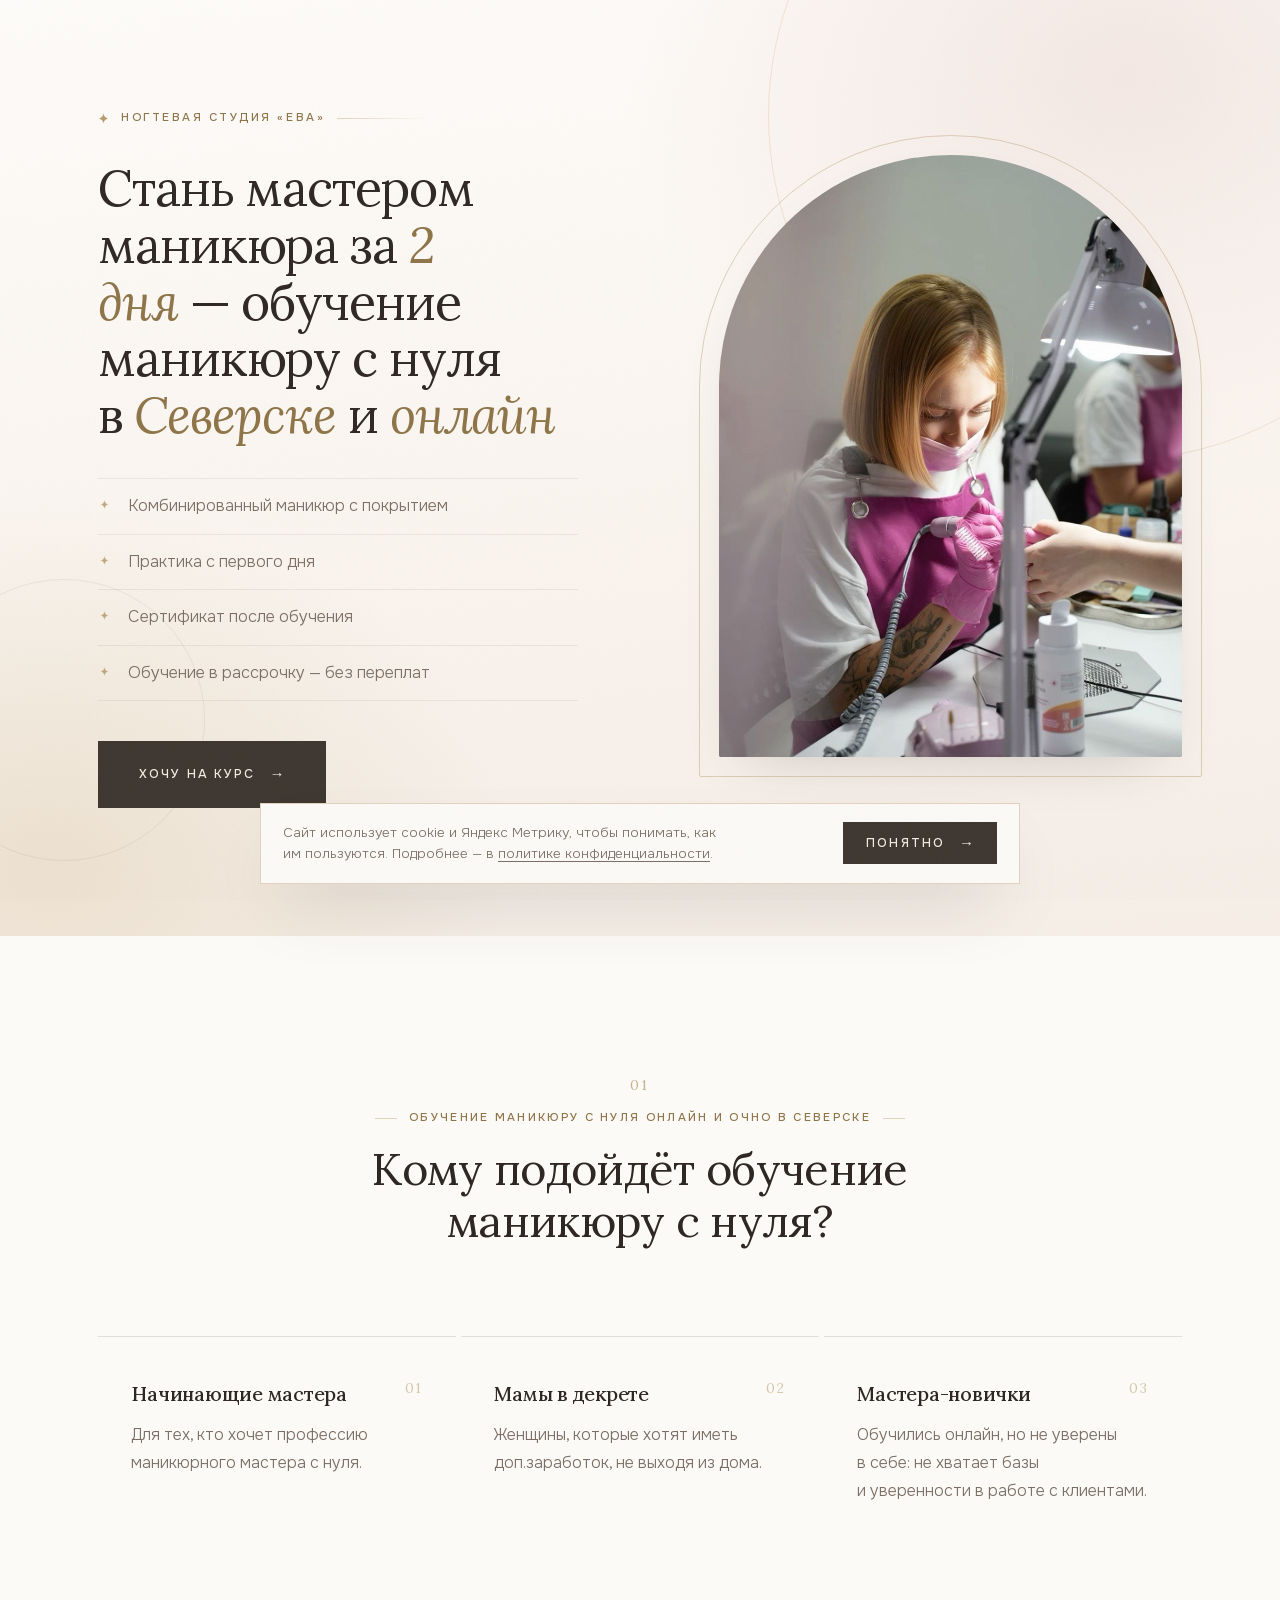
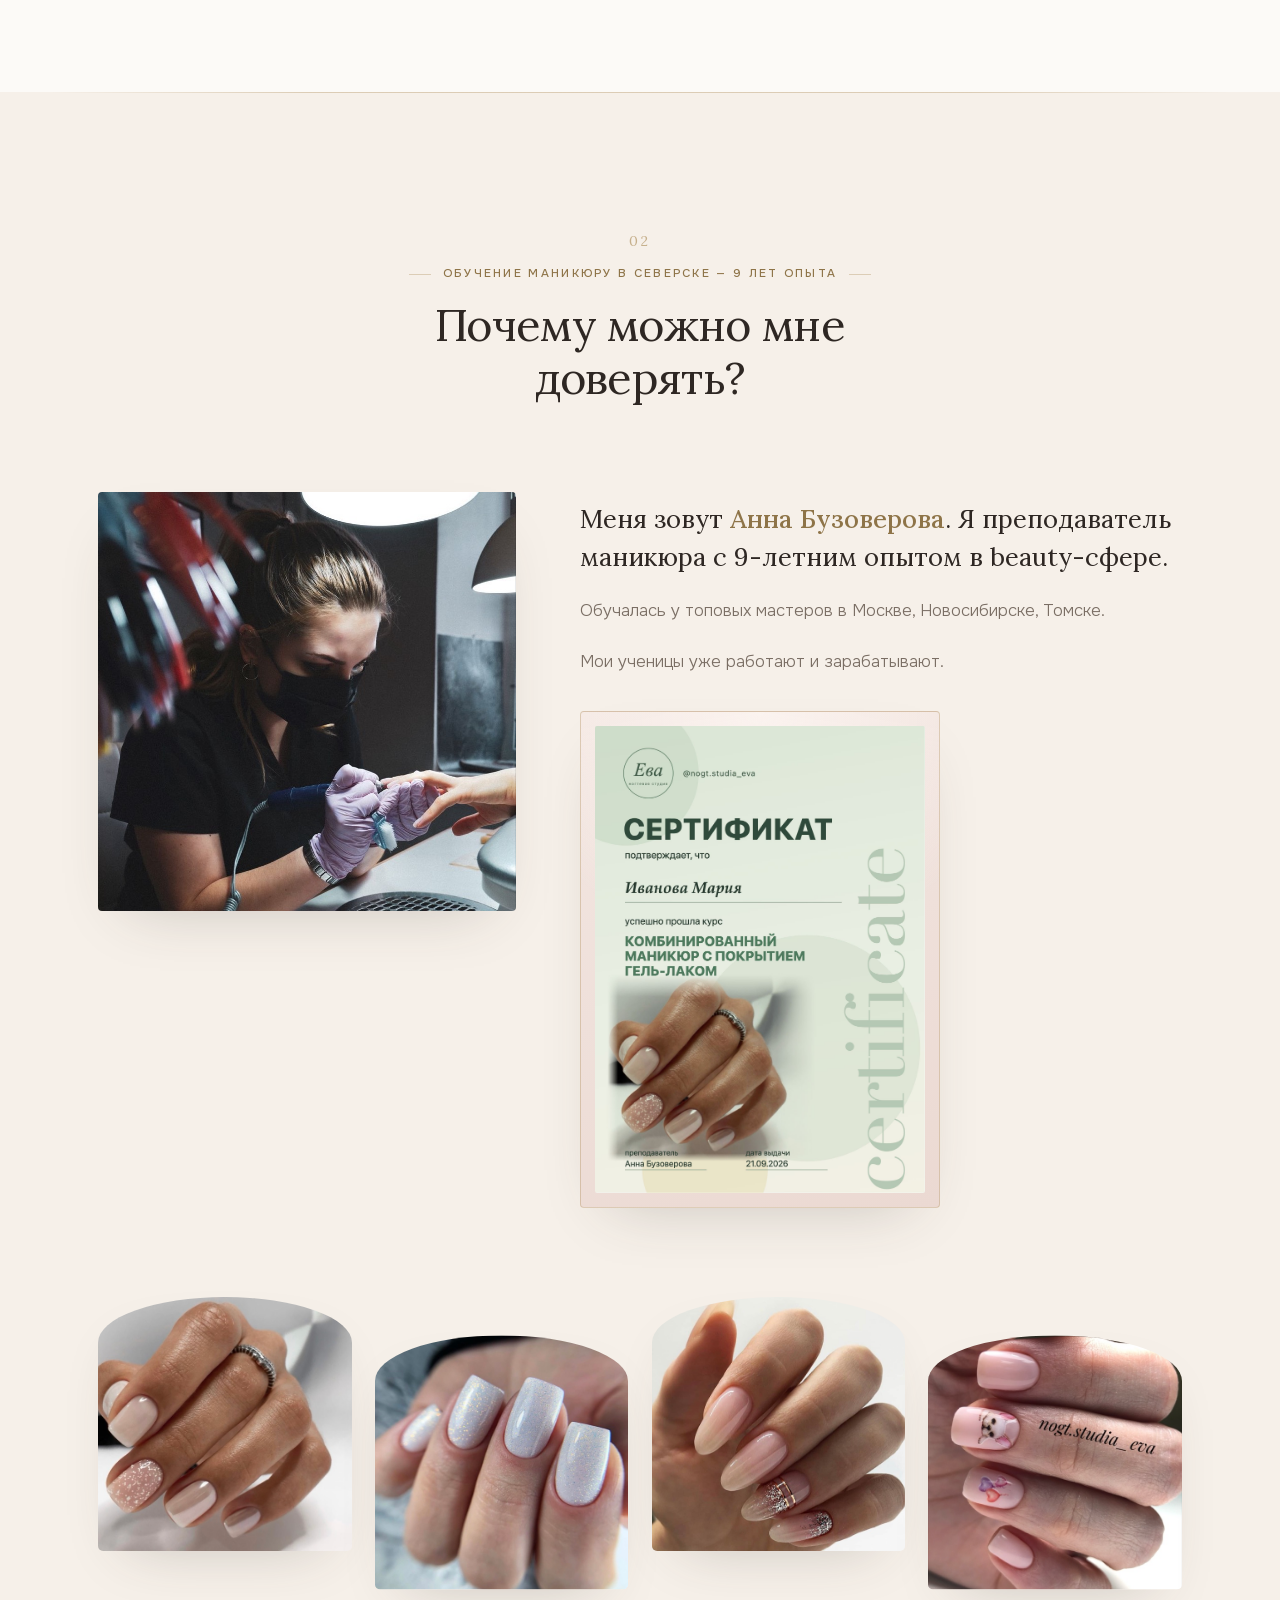
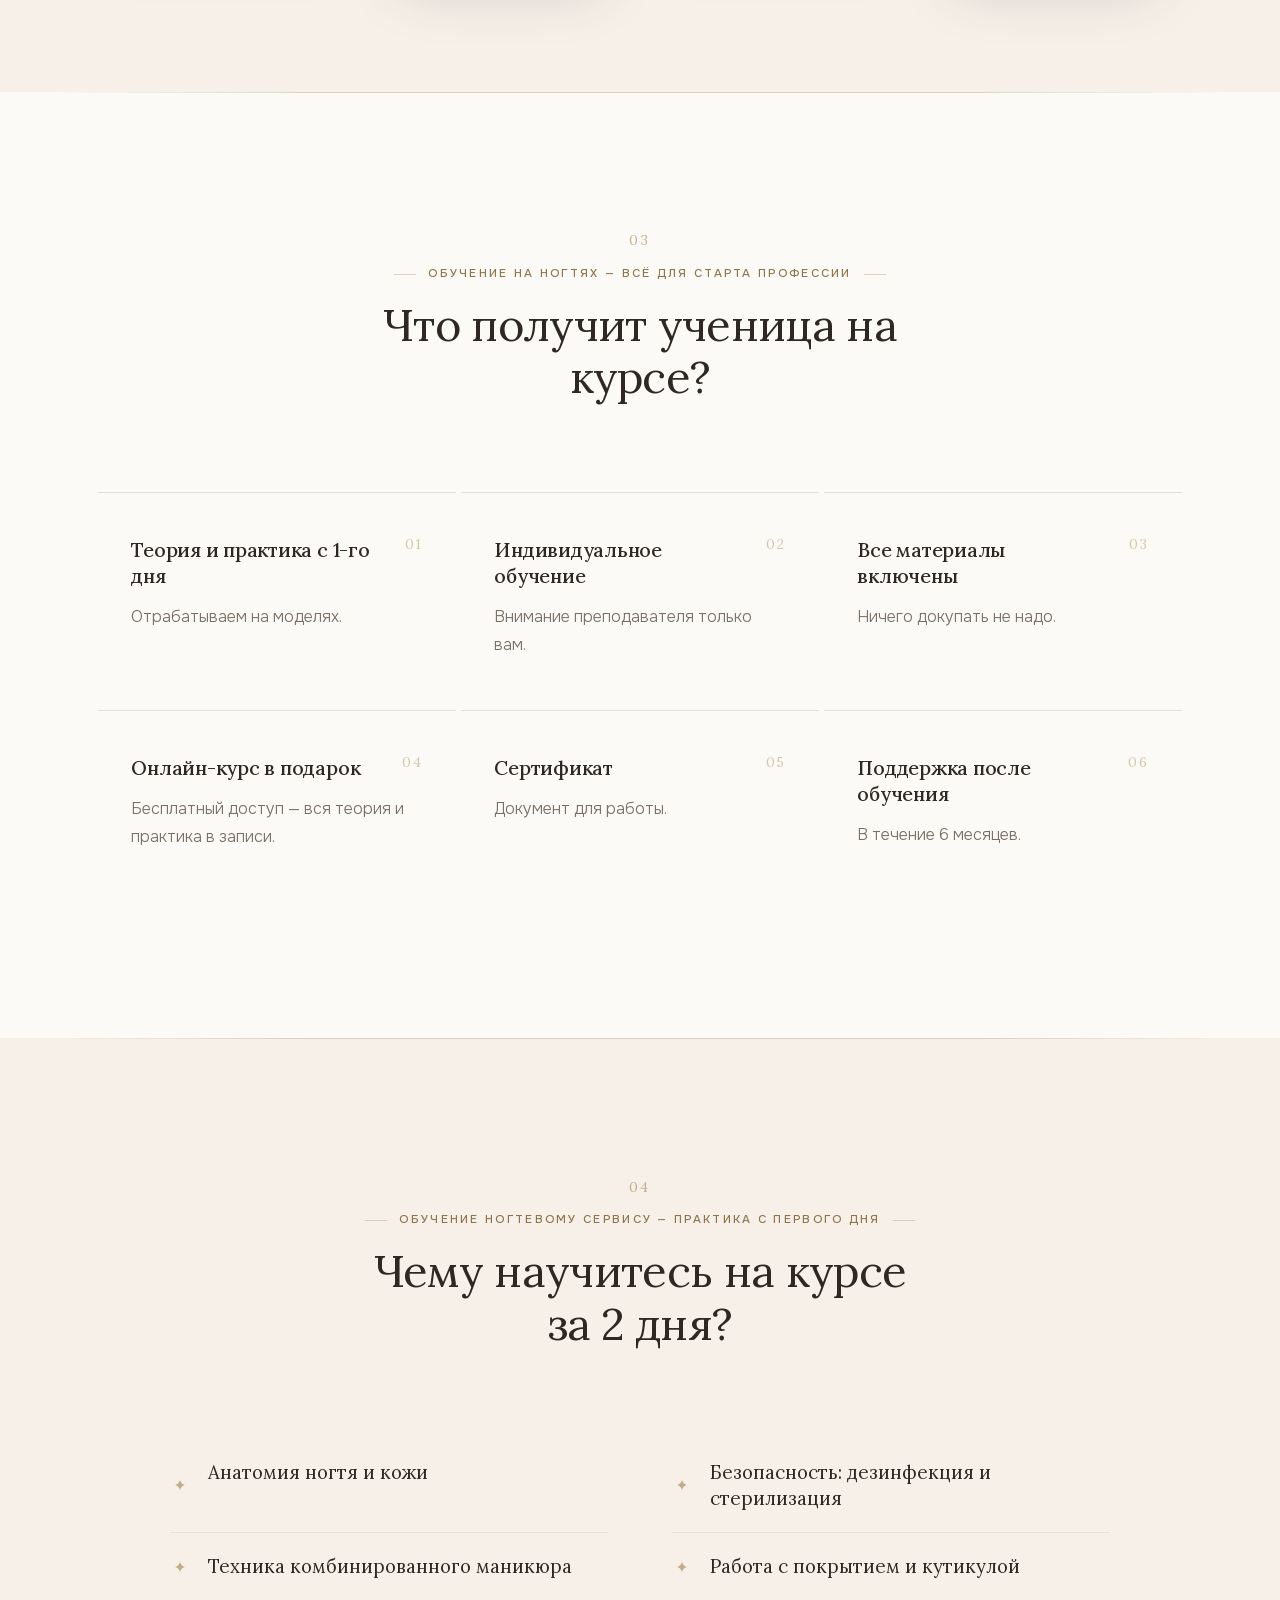
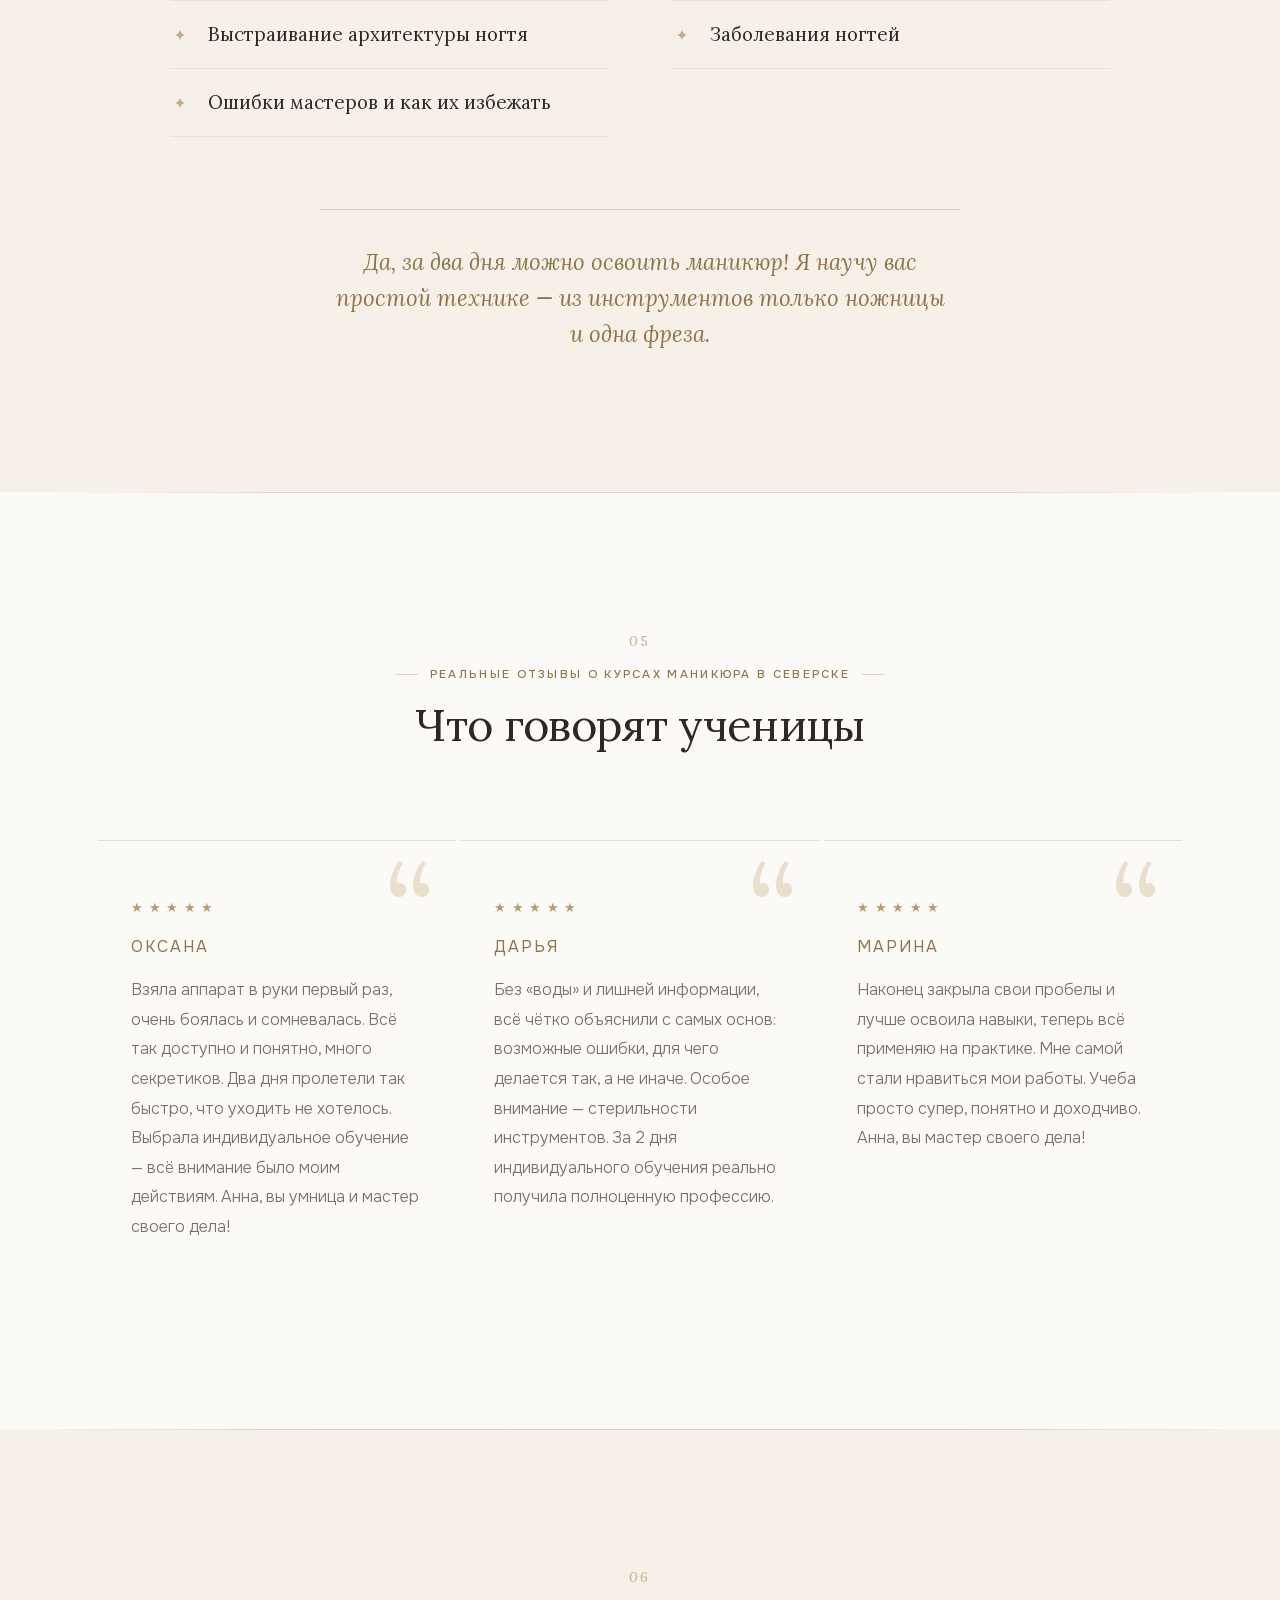
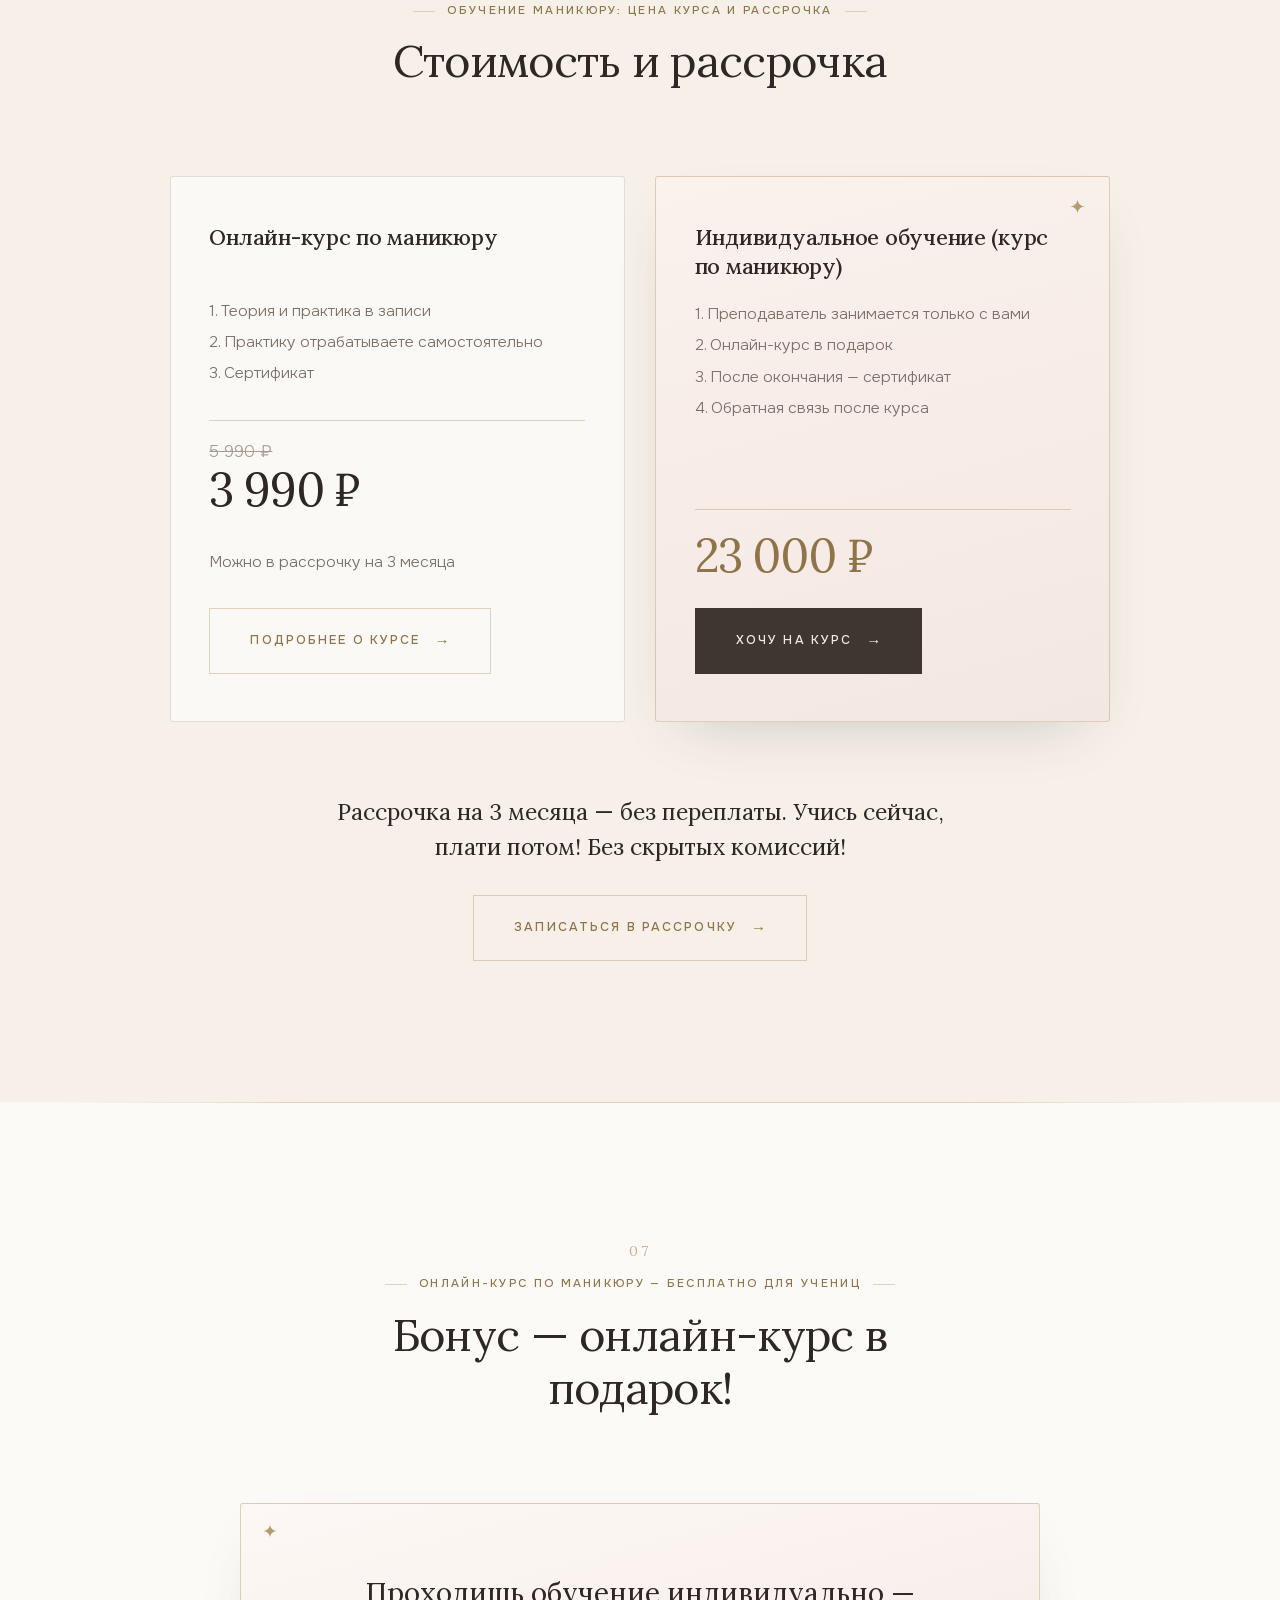
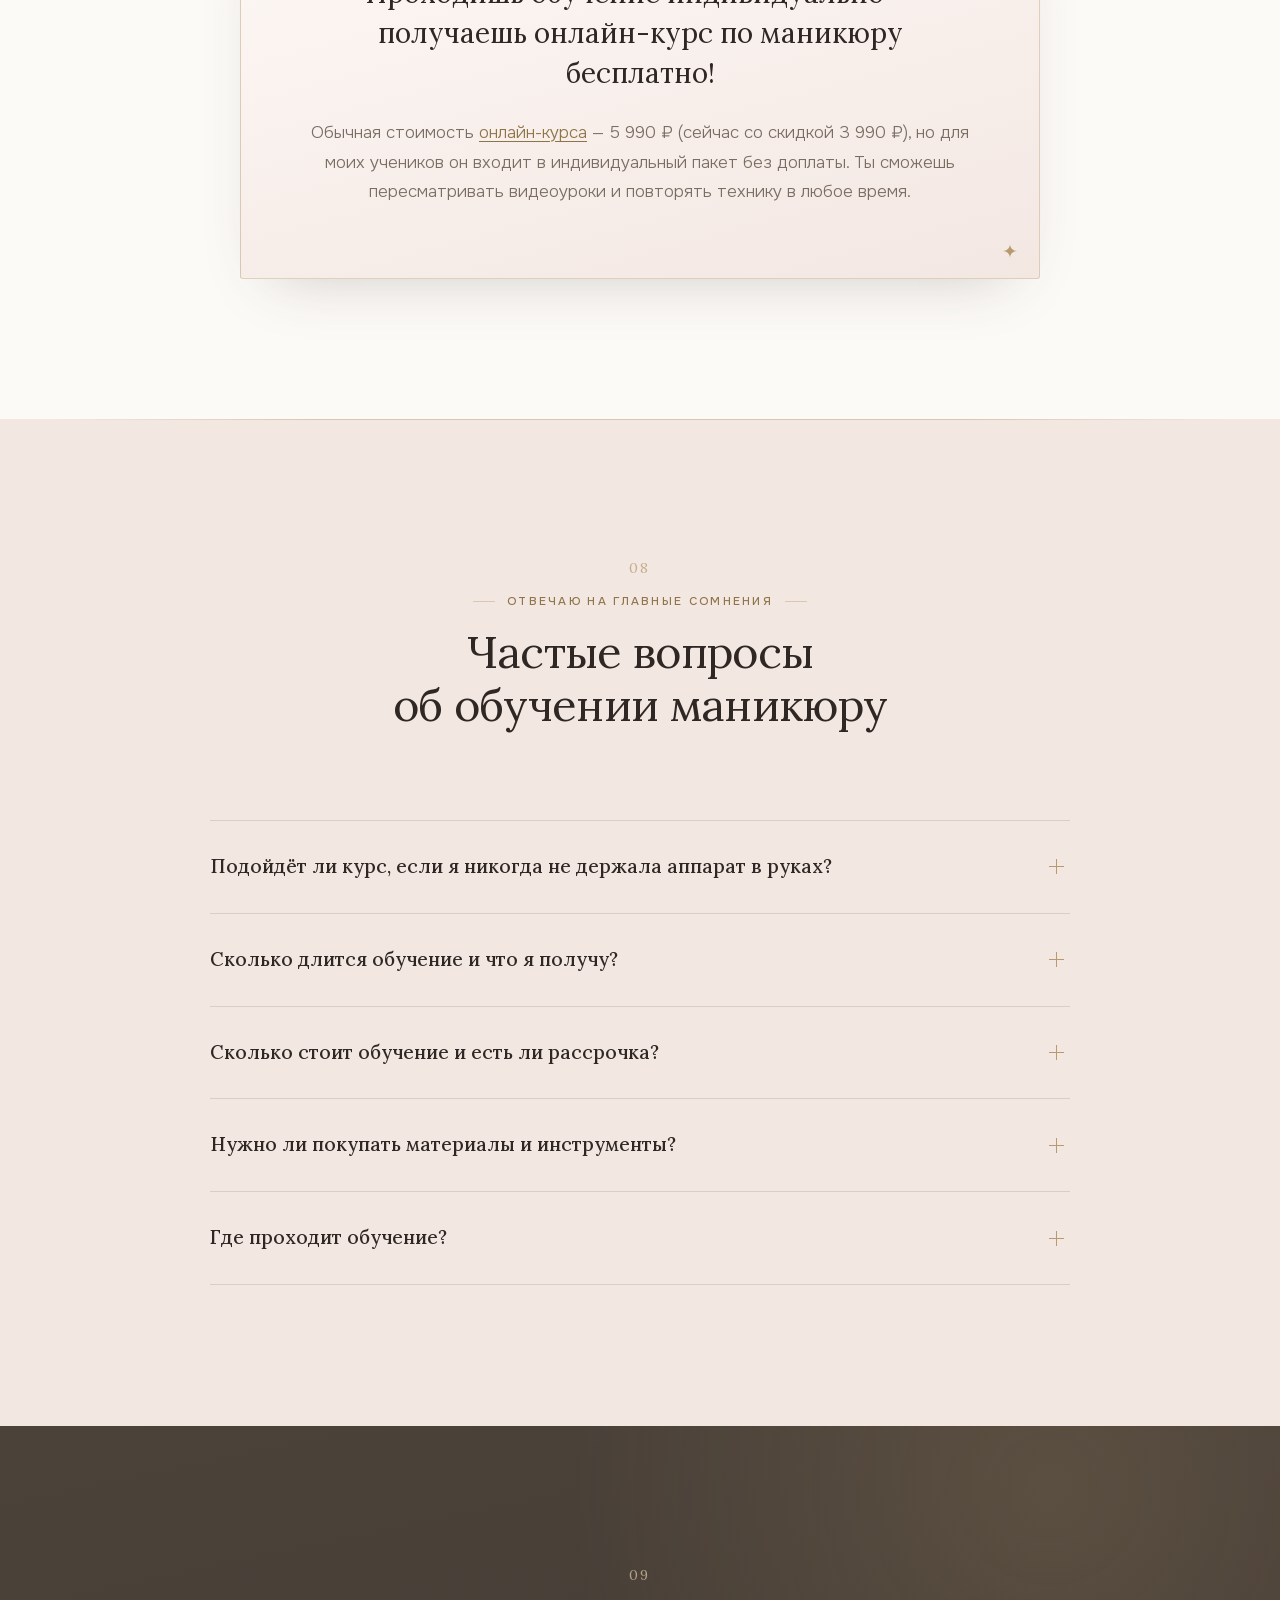
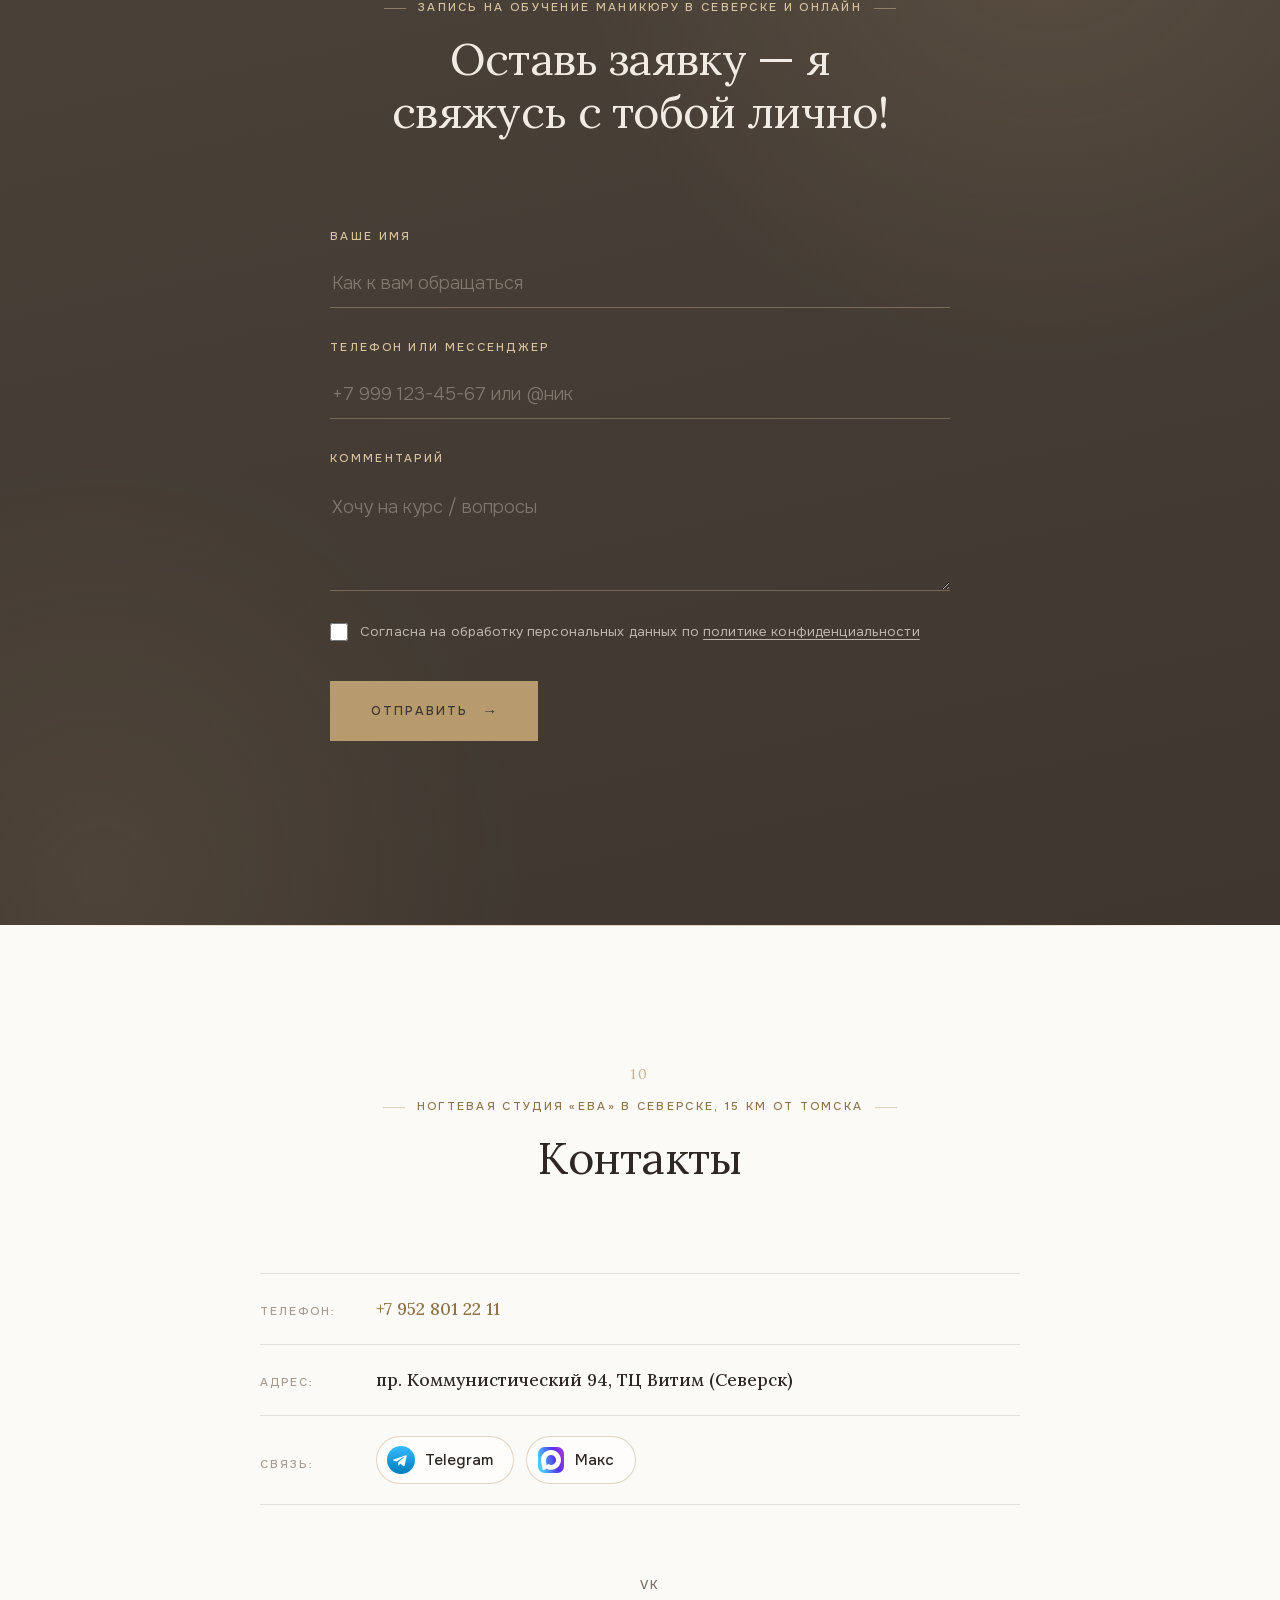
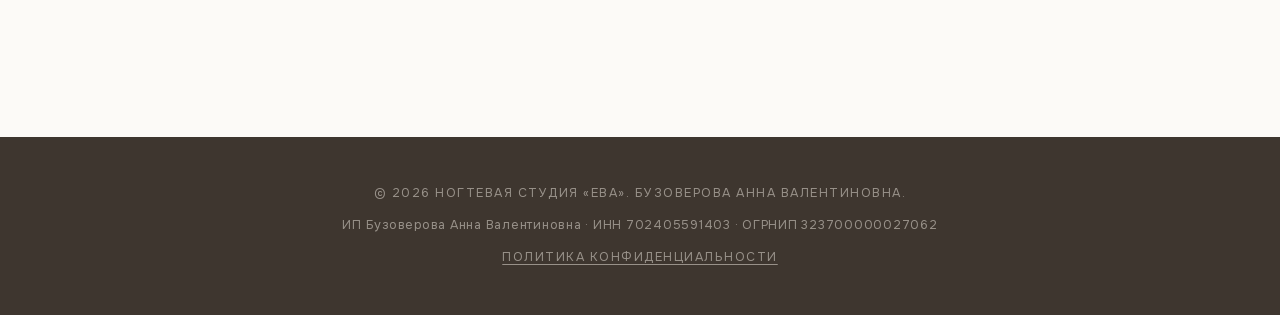
<file: index.html>
<!DOCTYPE html>
<html lang="ru">
<head>
    <meta charset="UTF-8">
    <meta name="viewport" content="width=device-width, initial-scale=1.0">
    <title>Обучение маникюру с нуля — Северск и онлайн: цена курса за 2 дня</title>
    <meta name="description" content="Обучение маникюру с нуля за 2 дня в Северске — студия в 15 км от Томска. Есть онлайн-курс для всей России. Практика с первого дня, все материалы, сертификат, рассрочка. Цена 23 000 ₽. Запись: +7 952 801 22 11.">
    <meta name="robots" content="index, follow">
    <link rel="canonical" href="https://eva-seversk.ru/">
    <link rel="icon" href="assets/favicon.svg" type="image/svg+xml">

    <!-- Подтверждение прав в Яндекс.Вебмастере -->
    <meta name="yandex-verification" content="f7364ef51e49fb4b" />
    <meta name="google-site-verification" content="PiAfdK5IsPi6V8kSnWduOyVH_WOKdFXrQtUaEpCx4cI" />

    <!-- Open Graph (соцсети) -->
    <meta property="og:type" content="website">
    <meta property="og:locale" content="ru_RU">
    <meta property="og:title" content="Обучение маникюру с нуля за 2 дня — Северск и онлайн">
    <meta property="og:description" content="Обучение маникюру с нуля за 2 дня в Северске или онлайн: индивидуальные занятия, практика с первого дня, сертификат и рассрочка без переплат.">
    <meta property="og:url" content="https://eva-seversk.ru/">
    <meta property="og:image" content="https://eva-seversk.ru/assets/og-image.jpg">
    <meta property="og:image:width" content="1200">
    <meta property="og:image:height" content="630">
    <meta property="og:image:alt" content="Обучение маникюру в Северске — Анна Бузоверова, ногтевая студия «Ева»">
    <meta property="og:site_name" content="Ногтевая студия «Ева»">
    <meta name="twitter:card" content="summary_large_image">

    <!-- Микроразметка Schema.org -->
    <script type="application/ld+json">
    {
        "@context": "https://schema.org",
        "@type": "NailSalon",
        "name": "Ногтевая студия «Ева» — курсы маникюра",
        "description": "Обучение профессии мастера маникюра с нуля за 2 дня в Северске. Индивидуальные занятия, практика с первого дня, сертификат, рассрочка без переплат.",
        "url": "https://eva-seversk.ru/",
        "telephone": "+79528012211",
        "address": {
            "@type": "PostalAddress",
            "streetAddress": "пр. Коммунистический 94, ТЦ Витим",
            "addressLocality": "Северск",
            "addressCountry": "RU"
        },
        "areaServed": [
            { "@type": "City", "name": "Северск" },
            { "@type": "Country", "name": "Россия" }
        ],
        "sameAs": [
            "https://vk.com/id293797782",
            "https://t.me/Annet_Shine"
        ],
        "priceRange": "3990 - 23000 ₽",
        "founder": {
            "@type": "Person",
            "name": "Анна Бузоверова",
            "jobTitle": "Преподаватель маникюра"
        }
    }
    </script>

    <script type="application/ld+json">
    {
        "@context": "https://schema.org",
        "@type": "Course",
        "name": "Профессия мастера маникюра с нуля за 2 дня",
        "description": "Индивидуальное обучение маникюру с нуля за 2 дня в Северске: практика с первого дня, сертификат, онлайн-курс в подарок, поддержка после обучения. Доступен онлайн-курс для всей России.",
        "inLanguage": "ru",
        "timeRequired": "P2D",
        "educationalCredentialAwarded": "Сертификат мастера маникюра",
        "provider": {
            "@type": "NailSalon",
            "name": "Ногтевая студия «Ева»",
            "telephone": "+79528012211",
            "address": {
                "@type": "PostalAddress",
                "addressLocality": "Северск",
                "streetAddress": "пр. Коммунистический 94, ТЦ Витим",
                "addressCountry": "RU"
            }
        },
        "hasCourseInstance": [
            {
                "@type": "CourseInstance",
                "name": "Индивидуальное обучение маникюру в Северске",
                "courseMode": "onsite",
                "courseWorkload": "P2D",
                "location": {
                    "@type": "Place",
                    "name": "Ногтевая студия «Ева»",
                    "address": {
                        "@type": "PostalAddress",
                        "addressLocality": "Северск",
                        "streetAddress": "пр. Коммунистический 94, ТЦ Витим",
                        "addressCountry": "RU"
                    }
                }
            },
            {
                "@type": "CourseInstance",
                "name": "Обучение маникюру с нуля онлайн",
                "courseMode": "online",
                "inLanguage": "ru"
            }
        ],
        "offers": [
            {
                "@type": "Offer",
                "name": "Онлайн-курс по маникюру",
                "url": "https://eva-seversk.ru/onlayn-kurs.html",
                "price": "3990",
                "priceCurrency": "RUB"
            },
            {
                "@type": "Offer",
                "name": "Индивидуальное обучение",
                "price": "23000",
                "priceCurrency": "RUB"
            }
        ]
    }
    </script>

    <script type="application/ld+json">
    {
        "@context": "https://schema.org",
        "@type": "FAQPage",
        "mainEntity": [
            {
                "@type": "Question",
                "name": "Подойдёт ли курс, если я никогда не держала аппарат в руках?",
                "acceptedAnswer": {
                    "@type": "Answer",
                    "text": "Да. Обучение построено шаг за шагом, без страха и сложных терминов. На курсе вы научитесь простой технике — из инструментов только ножницы и одна фреза."
                }
            },
            {
                "@type": "Question",
                "name": "Сколько длится обучение и что я получу?",
                "acceptedAnswer": {
                    "@type": "Answer",
                    "text": "Индивидуальное обучение занимает 2 дня. Вы получаете практику с первого дня, все материалы, сертификат, онлайн-курс в подарок и поддержку после обучения в течение 6 месяцев."
                }
            },
            {
                "@type": "Question",
                "name": "Сколько стоит обучение и есть ли рассрочка?",
                "acceptedAnswer": {
                    "@type": "Answer",
                    "text": "Онлайн-курс — 3 990 ₽ со скидкой (обычная цена 5 990 ₽), индивидуальное обучение — 23 000 ₽ (онлайн-курс в подарок). Есть рассрочка на 3 месяца без переплаты, без скрытых комиссий."
                }
            },
            {
                "@type": "Question",
                "name": "Нужно ли покупать материалы и инструменты?",
                "acceptedAnswer": {
                    "@type": "Answer",
                    "text": "Нет. Все материалы включены в стоимость обучения — докупать ничего не нужно."
                }
            },
            {
                "@type": "Question",
                "name": "Где проходит обучение?",
                "acceptedAnswer": {
                    "@type": "Answer",
                    "text": "В Северске, по адресу пр. Коммунистический 94, ТЦ Витим, ногтевая студия «Ева»."
                }
            }
        ]
    }
    </script>

    <!-- Шрифты лежат на сайте (папка fonts) -->
    <link rel="preload" href="fonts/onest-normal-cyrillic.woff2" as="font" type="font/woff2" crossorigin>
    <link rel="preload" href="fonts/lora-normal-cyrillic.woff2" as="font" type="font/woff2" crossorigin>
    <link rel="stylesheet" href="css/fonts.css">

    <link rel="stylesheet" href="css/style.css">

    <!-- Yandex.Metrika counter -->
    <script type="text/javascript">
        (function(m,e,t,r,i,k,a){
            m[i]=m[i]||function(){(m[i].a=m[i].a||[]).push(arguments)};
            m[i].l=1*new Date();
            for (var j = 0; j < document.scripts.length; j++) {if (document.scripts[j].src === r) { return; }}
            k=e.createElement(t),a=e.getElementsByTagName(t)[0],k.async=1,k.src=r,a.parentNode.insertBefore(k,a)
        })(window, document,'script','https://mc.yandex.ru/metrika/tag.js?id=113593756', 'ym');

        ym(113593756, 'init', {ssr:true, clickmap:true, ecommerce:"dataLayer", referrer: document.referrer, url: location.href, accurateTrackBounce:true, trackLinks:true});
    </script>
    <noscript><div><img src="https://mc.yandex.ru/watch/113593756" style="position:absolute; left:-9999px;" alt="" /></div></noscript>
    <!-- /Yandex.Metrika counter -->
    <!-- Google Analytics counter -->
    <script async src="https://www.googletagmanager.com/gtag/js?id=G-YD7Y86XEQZ"></script>
    <script>
        window.dataLayer = window.dataLayer || [];
        function gtag(){dataLayer.push(arguments);}
        gtag('js', new Date());
        gtag('config', 'G-YD7Y86XEQZ');
    </script>
    <!-- /Google Analytics counter -->
</head>
<body>

    <!-- ===== HERO ===== -->
    <header class="hero" id="hero">
        <div class="hero-inner container">
            <div class="hero-text">
                <span class="hero-badge">Ногтевая студия «Ева»</span>
                <h1 class="hero-title">Стань мастером маникюра за <span class="accent">2 дня</span>&nbsp;— обучение маникюру с&nbsp;нуля в&nbsp;<span class="accent">Северске</span> и&nbsp;<span class="accent">онлайн</span></h1>
                <ul class="hero-points">
                    <li>Комбинированный маникюр с покрытием</li>
                    <li>Практика с первого дня</li>
                    <li>Сертификат после обучения</li>
                    <li>Обучение в рассрочку — без переплат</li>
                </ul>
                <a href="#zapis" class="btn btn-primary">Хочу на курс</a>
            </div>
            <div class="hero-photo">
                <div class="hero-photo-frame">
                    <img src="assets/anna/IMG_9490.JPG" alt="Анна Бузоверова ведёт обучение маникюру с нуля в Северске" id="hero-photo" fetchpriority="high" decoding="async">
                </div>
            </div>
        </div>
    </header>

    <!-- ===== КОМУ ПОДОЙДЁТ КУРС ===== -->
    <section class="section" id="komu">
        <div class="container">
            <h2 class="section-title">Кому подойдёт обучение маникюру с&nbsp;нуля?<span class="title-accent">Обучение маникюру с нуля онлайн и очно в Северске</span></h2>
            <div class="cards reveal">
                <div class="card">
                    <h3>Начинающие мастера</h3>
                    <p>Для тех, кто хочет профессию маникюрного мастера с&nbsp;нуля.</p>
                </div>
                <div class="card">
                    <h3>Мамы в декрете</h3>
                    <p>Женщины, которые хотят иметь доп.заработок, не&nbsp;выходя из&nbsp;дома.</p>
                </div>
                <div class="card">
                    <h3>Мастера-новички</h3>
                    <p>Обучились онлайн, но не уверены в&nbsp;себе: не&nbsp;хватает базы и&nbsp;уверенности в&nbsp;работе с&nbsp;клиентами.</p>
                </div>
            </div>
        </div>
    </section>

    <!-- ===== ДОВЕРИЕ ===== -->
    <section class="section section-pearl" id="doverie">
        <div class="container">
            <h2 class="section-title">Почему можно мне доверять?<span class="title-accent">Обучение маникюру в Северске — 9 лет опыта</span></h2>
            <div class="trust-block reveal">
                <div class="trust-photo">
                    <img src="assets/anna/IMG_9489.JPG" alt="Анна Бузоверова, преподаватель курса маникюра в Северске, за работой" id="trust-photo" loading="lazy" decoding="async">
                </div>
                <div class="trust-text">
                    <p>Меня зовут <strong>Анна Бузоверова</strong>. Я&nbsp;преподаватель маникюра с&nbsp;9-летним опытом в&nbsp;beauty-сфере.</p>
                    <p>Обучалась у&nbsp;топовых мастеров в&nbsp;Москве, Новосибирске, Томске.</p>
                    <p>Мои ученицы уже работают и&nbsp;зарабатывают.</p>
                    <div class="trust-certificate" id="certificate-placeholder">
                        <img src="assets/2026-09_sertifikat-obrazec_sayt.jpg" alt="Сертификат об обучении маникюру, который получает ученица" loading="lazy" decoding="async">
                    </div>
                </div>
            </div>
            <div class="gallery" id="gallery">
                <figure class="gallery-item">
                    <img src="assets/raboty/IMG_9833.JPG" alt="Молочный маникюр с мелкими блёстками — работа мастера курса" loading="lazy" decoding="async">
                </figure>
                <figure class="gallery-item">
                    <img src="assets/raboty/IMG_2838.jpeg" alt="Маникюр молочного оттенка с золотистым шиммером — обучение ногтевому сервису" loading="lazy" decoding="async">
                </figure>
                <figure class="gallery-item">
                    <img src="assets/raboty/IMG_0504.jpeg" alt="Нюдовый маникюр с золотой полоской — курсы маникюра в Северске" loading="lazy" decoding="async">
                </figure>
                <figure class="gallery-item">
                    <img src="assets/raboty/IMG_4504.jpeg" alt="Нежно-розовый маникюр с рисунком — ногтевая студия «Ева», Северск" loading="lazy" decoding="async">
                </figure>
            </div>
        </div>
    </section>

    <!-- ===== ПОЛЬЗА ===== -->
    <section class="section" id="polza">
        <div class="container">
            <h2 class="section-title">Что получит ученица на курсе?<span class="title-accent">Обучение на ногтях — всё для старта профессии</span></h2>
            <div class="cards reveal">
                <div class="card">
                    <h3>Теория и практика с 1-го дня</h3>
                    <p>Отрабатываем на моделях.</p>
                </div>
                <div class="card">
                    <h3>Индивидуальное обучение</h3>
                    <p>Внимание преподавателя только вам.</p>
                </div>
                <div class="card">
                    <h3>Все материалы включены</h3>
                    <p>Ничего докупать не надо.</p>
                </div>
                <div class="card">
                    <h3>Онлайн-курс в подарок</h3>
                    <p>Бесплатный доступ — вся теория и практика в&nbsp;записи.</p>
                </div>
                <div class="card">
                    <h3>Сертификат</h3>
                    <p>Документ для работы.</p>
                </div>
                <div class="card">
                    <h3>Поддержка после обучения</h3>
                    <p>В течение 6 месяцев.</p>
                </div>
            </div>
        </div>
    </section>

    <!-- ===== ЧЕМУ НАУЧИТЕСЬ ===== -->
    <section class="section section-pearl" id="nauka">
        <div class="container">
            <h2 class="section-title">Чему научитесь на курсе за 2 дня?<span class="title-accent">Обучение ногтевому сервису — практика с первого дня</span></h2>
            <ul class="checklist reveal">
                <li>Анатомия ногтя и кожи</li>
                <li>Безопасность: дезинфекция и стерилизация</li>
                <li>Техника комбинированного маникюра</li>
                <li>Работа с покрытием и кутикулой</li>
                <li>Выстраивание архитектуры ногтя</li>
                <li>Заболевания ногтей</li>
                <li>Ошибки мастеров и как их избежать</li>
            </ul>
            <p class="note">Да, за два дня можно освоить маникюр! Я&nbsp;научу вас простой технике&nbsp;— из&nbsp;инструментов только ножницы и&nbsp;одна фреза.</p>
        </div>
    </section>

    <!-- ===== ОТЗЫВЫ ===== -->
    <section class="section" id="otzyvy">
        <div class="container">
            <h2 class="section-title">Что говорят ученицы<span class="title-accent">Реальные отзывы о курсах маникюра в Северске</span></h2>
            <div class="cards reveal">
                <div class="card review">
                    <span class="stars">★★★★★</span>
                    <h3>Оксана</h3>
                    <p>Взяла аппарат в руки первый раз, очень боялась и сомневалась. Всё так доступно и понятно, много секретиков. Два дня пролетели так быстро, что уходить не хотелось. Выбрала индивидуальное обучение — всё внимание было моим действиям. Анна, вы умница и мастер своего дела!</p>
                </div>
                <div class="card review">
                    <span class="stars">★★★★★</span>
                    <h3>Дарья</h3>
                    <p>Без «воды» и лишней информации, всё чётко объяснили с самых основ: возможные ошибки, для чего делается так, а не иначе. Особое внимание — стерильности инструментов. За 2 дня индивидуального обучения реально получила полноценную профессию.</p>
                </div>
                <div class="card review">
                    <span class="stars">★★★★★</span>
                    <h3>Марина</h3>
                    <p>Наконец закрыла свои пробелы и лучше освоила навыки, теперь всё применяю на практике. Мне самой стали нравиться мои работы. Учеба просто супер, понятно и доходчиво. Анна, вы мастер своего дела!</p>
                </div>
            </div>
        </div>
    </section>

    <!-- ===== СТОИМОСТЬ ===== -->
    <section class="section section-pearl" id="ceny">
        <div class="container">
            <h2 class="section-title">Стоимость и рассрочка<span class="title-accent">Обучение маникюру: цена курса и рассрочка</span></h2>
            <div class="cards price-cards reveal">
                <div class="card price">
                    <h3>Онлайн-курс по маникюру</h3>
                    <p class="price-note">1. Теория и практика в записи<br>2. Практику отрабатываете самостоятельно<br>3. Сертификат</p>
                    <p class="price-value"><s class="price-old">5 990 ₽</s> 3 990 ₽</p>
                    <p class="price-note">Можно в рассрочку на 3 месяца</p>
                    <a href="onlayn-kurs.html" class="btn btn-outline">Подробнее о курсе</a>
                </div>
                <div class="card price price-featured">
                    <h3>Индивидуальное обучение (курс по маникюру)</h3>
                    <p class="price-note">1. Преподаватель занимается только с вами<br>2. Онлайн-курс в подарок<br>3. После окончания — сертификат<br>4. Обратная связь после курса</p>
                    <p class="price-value">23 000 ₽</p>
                    <a href="#zapis" class="btn btn-primary">Хочу на курс</a>
                </div>
            </div>
            <p class="installment">Рассрочка на 3 месяца — без переплаты. Учись сейчас, плати потом! Без скрытых комиссий!</p>
            <a href="#zapis" class="btn btn-outline">Записаться в рассрочку</a>
        </div>
    </section>

    <!-- ===== БОНУС ===== -->
    <section class="section" id="bonus">
        <div class="container">
            <h2 class="section-title">Бонус — онлайн-курс в подарок!<span class="title-accent">Онлайн-курс по маникюру — бесплатно для учениц</span></h2>
            <div class="bonus-block reveal">
            <p>Проходишь обучение индивидуально — получаешь онлайн-курс по&nbsp;маникюру бесплатно!</p>
            <p>Обычная стоимость <a href="onlayn-kurs.html">онлайн-курса</a> — 5 990 ₽ (сейчас со скидкой 3 990 ₽), но для моих учеников он входит в&nbsp;индивидуальный пакет без доплаты. Ты сможешь пересматривать видеоуроки и&nbsp;повторять технику в&nbsp;любое время.</p>
            </div>
        </div>
    </section>

    <!-- ===== FAQ ===== -->
    <section class="section section-white" id="faq">
        <div class="container">
            <h2 class="section-title">Частые вопросы об&nbsp;обучении маникюру<span class="title-accent">Отвечаю на главные сомнения</span></h2>
            <div class="faq reveal">
                <details class="faq-item">
                    <summary>Подойдёт ли курс, если я никогда не держала аппарат в руках?</summary>
                    <p>Да. Обучение построено шаг за шагом, без страха и сложных терминов. Вы научитесь простой технике — из инструментов только ножницы и одна фреза.</p>
                </details>
                <details class="faq-item">
                    <summary>Сколько длится обучение и что я получу?</summary>
                    <p>Индивидуальное обучение занимает 2 дня. Вы получаете практику с первого дня, все материалы, сертификат, онлайн-курс в подарок и поддержку после обучения в течение 6 месяцев.</p>
                </details>
                <details class="faq-item">
                    <summary>Сколько стоит обучение и есть ли рассрочка?</summary>
                    <p><a href="onlayn-kurs.html">Онлайн-курс</a> — 3 990 ₽ со скидкой (обычная цена 5 990 ₽), индивидуальное обучение — 23 000 ₽ (онлайн-курс в подарок). Есть рассрочка на 3 месяца без переплаты и без скрытых комиссий.</p>
                </details>
                <details class="faq-item">
                    <summary>Нужно ли покупать материалы и инструменты?</summary>
                    <p>Нет. Все материалы включены в стоимость обучения — докупать ничего не нужно.</p>
                </details>
                <details class="faq-item">
                    <summary>Где проходит обучение?</summary>
                    <p>В Северске, по адресу пр. Коммунистический 94, ТЦ Витим, ногтевая студия «Ева».</p>
                </details>
            </div>
        </div>
    </section>

    <!-- ===== ФОРМА ===== -->
    <section class="section section-lux" id="zapis">
        <div class="container">
            <h2 class="section-title">Оставь заявку — я свяжусь с тобой лично!<span class="title-accent">Запись на обучение маникюру в Северске и онлайн</span></h2>
            <form class="form reveal" id="zayavka-form" action="#" method="post">
                <label>
                    Ваше имя
                    <input type="text" name="name" placeholder="Как к вам обращаться" required>
                </label>
                <label>
                    Телефон или мессенджер
                    <input type="text" name="contact" placeholder="+7 999 123-45-67 или @ник" required>
                </label>
                <label>
                    Комментарий
                    <textarea name="comment" rows="3" placeholder="Хочу на курс / вопросы"></textarea>
                </label>
                <label class="soglasie">
                    <input type="checkbox" name="soglasie" required>
                    <span>Согласна на&nbsp;обработку персональных данных по&nbsp;<a href="politika.html" target="_blank">политике конфиденциальности</a></span>
                </label>
                <button type="submit" class="btn btn-primary">Отправить</button>
                <p class="form-status" id="form-status" role="status" aria-live="polite"></p>
            </form>
        </div>
    </section>

    <!-- ===== КОНТАКТЫ ===== -->
    <section class="section" id="kontakty">
        <div class="container">
            <h2 class="section-title">Контакты<span class="title-accent">Ногтевая студия «Ева» в Северске, 15 км от Томска</span></h2>
            <div class="contacts reveal">
                <p><strong>Телефон:</strong> <a href="tel:+79528012211">+7 952 801 22 11</a></p>
                <p><strong>Адрес:</strong> пр. Коммунистический 94, ТЦ&nbsp;Витим (Северск)</p>
                <p><strong>Связь:</strong>
                    <span class="chats">
                        <a href="https://t.me/Annet_Shine" class="chat" target="_blank" rel="noopener">
                            <span class="chat-ico chat-ico--tg" aria-hidden="true"><svg viewBox="0 0 24 24"><path d="M21.9 5.2 18.6 20c-.25 1.1-.9 1.37-1.83.85l-5.05-3.72-2.44 2.35c-.27.27-.5.5-1.02.5l.36-5.14 9.37-8.47c.4-.36-.09-.56-.63-.2L5.79 13.47.8 11.9c-1.08-.34-1.1-1.08.23-1.6L20.5 3.66c.9-.33 1.7.2 1.4 1.54z"/></svg></span>
                            <span>Telegram</span>
                        </a>
                        <a href="https://max.ru/u/f9LHodD0cOId93Xblo8Fhbienb6esVl0sAKuTxbkO8DlSiCNzYPVZ152QNU" class="chat" target="_blank" rel="noopener">
                            <span class="chat-ico chat-ico--max" aria-hidden="true"><svg viewBox="0 0 1000 1000"><defs><linearGradient id="maxG1"><stop offset="0" stop-color="#4cf"/><stop offset=".662" stop-color="#53e"/><stop offset="1" stop-color="#93d"/></linearGradient><linearGradient id="maxG2" x1="117.847" x2="1000" y1="760.536" y2="500" gradientUnits="userSpaceOnUse" href="#maxG1"/></defs><rect width="1000" height="1000" fill="url(#maxG2)" ry="249.681"/><path fill="#fff" fill-rule="evenodd" d="M508.211 878.328c-75.007 0-109.864-10.95-170.453-54.75-38.325 49.275-159.686 87.783-164.979 21.9 0-49.456-10.95-91.248-23.36-136.873-14.782-56.21-31.572-118.807-31.572-209.508 0-216.626 177.754-379.597 388.357-379.597 210.785 0 375.947 171.001 375.947 381.604.707 207.346-166.595 376.118-373.94 377.224m3.103-571.585c-102.564-5.292-182.499 65.7-200.201 177.024-14.6 92.162 11.315 204.398 33.397 210.238 10.585 2.555 37.23-18.98 53.837-35.587a189.8 189.8 0 0 0 92.71 33.032c106.273 5.112 197.08-75.794 204.215-181.95 4.154-106.382-77.67-196.486-183.958-202.574Z" clip-rule="evenodd"/></svg></span>
                            <span>Макс</span>
                        </a>
                    </span>
                </p>
            </div>
            <div class="socials">
                <a href="https://vk.com/id293797782" target="_blank" rel="noopener">VK</a>
            </div>
        </div>
    </section>

    <footer class="footer">
        <div class="container">
            <p>© 2026 Ногтевая студия «Ева». Бузоверова Анна Валентиновна.</p>
            <p class="footer-rekvizity">ИП Бузоверова Анна Валентиновна · ИНН 702405591403 · ОГРНИП 323700000027062</p>
            <p><a href="politika.html">Политика конфиденциальности</a></p>
        </div>
    </footer>

    <!-- Плашка про cookie: прячется после «Понятно» -->
    <div class="cookie" id="cookie" hidden>
        <p>Сайт использует cookie и&nbsp;Яндекс Метрику, чтобы понимать, как им&nbsp;пользуются. Подробнее&nbsp;— в&nbsp;<a href="politika.html">политике конфиденциальности</a>.</p>
        <button type="button" class="btn btn-primary" id="cookie-ok">Понятно</button>
    </div>

    <script src="js/main.js?v=2"></script>
</body>
</html>
</file>
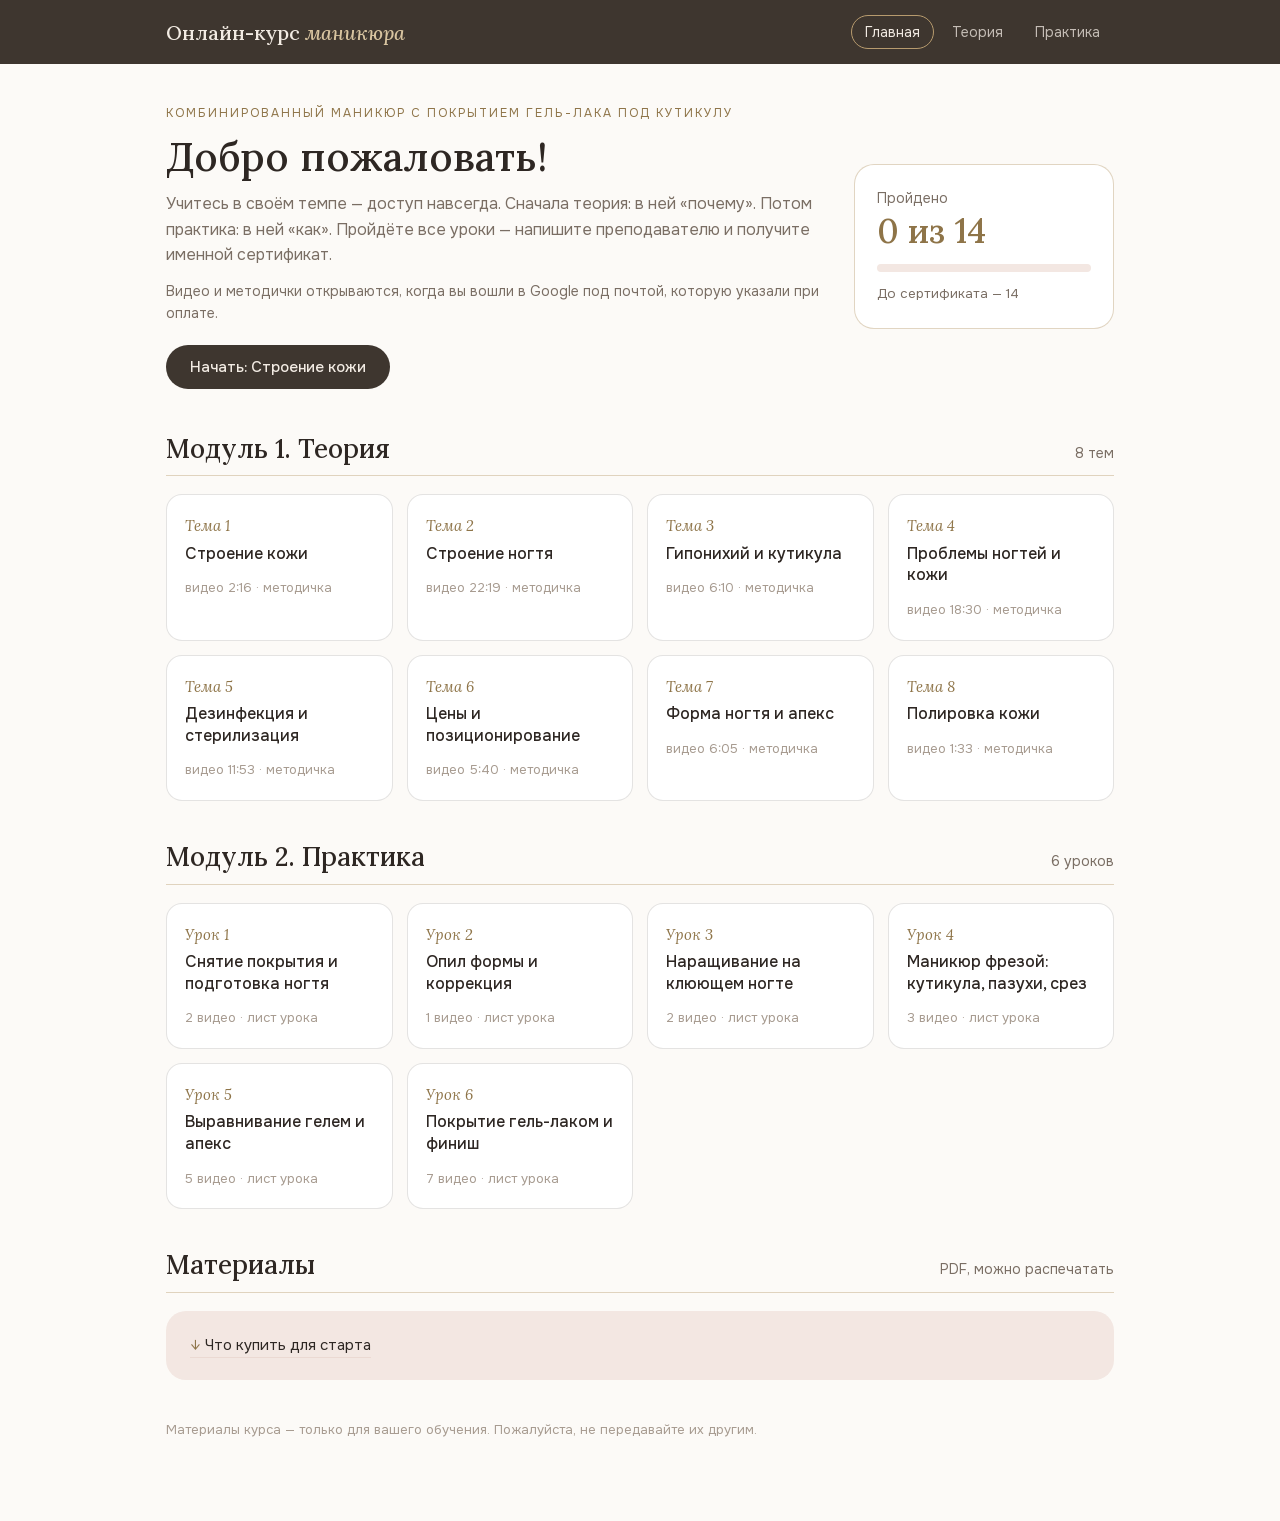
<file: kurs/index.html>
<!doctype html>
<html lang="ru">
<head>
<meta charset="utf-8">
<meta name="viewport" content="width=device-width, initial-scale=1">
<meta name="robots" content="noindex, nofollow">
<title>Кабинет ученицы — онлайн-курс маникюра</title>
<link rel="stylesheet" href="../css/fonts.css">
<style>
:root{
  --porcelain:#FCFAF7; --blush:#F3E7E2; --blush-deep:#EBD9D2;
  --ink:#2E2723; --ink-soft:#7A6E64; --ink-faint:#A79B90;
  --mocha:#3E362F; --on-dark:#F2EBE3;
  --gold:#B79B6E; --gold-deep:#8E7448; --gold-light:#D8C4A0;
  --line:rgba(46,39,35,.13); --line-gold:rgba(183,155,110,.42);
  --card:#fff; --ok:#7d9a6a;
  --display:"Lora",Georgia,serif; --body:"Onest","Segoe UI",system-ui,sans-serif;
}
*{box-sizing:border-box;margin:0}
body{background:var(--porcelain);color:var(--ink);font:16px/1.6 var(--body)}
a{color:inherit}
.wrap{max-width:980px;margin:0 auto;padding:0 16px}
.top{background:var(--mocha);color:var(--on-dark)}
.top .wrap{display:flex;justify-content:space-between;align-items:center;min-height:64px;gap:10px}
.logo{font:500 20px var(--display)}
.logo i{color:var(--gold-light)}
.top nav{display:flex;gap:4px}
.top nav button{background:none;border:1px solid transparent;color:var(--on-dark);font:14px var(--body);padding:7px 13px;border-radius:999px;cursor:pointer;opacity:.75}
.top nav button.on{border-color:var(--gold);opacity:1}
h1{font:500 clamp(28px,5vw,40px)/1.2 var(--display);margin-bottom:10px}
h2{font:500 26px/1.25 var(--display)}
h3{font:600 17px var(--body);margin-bottom:8px}
.eyebrow{font-size:12px;letter-spacing:2px;text-transform:uppercase;color:var(--gold-deep);margin-bottom:10px}
.muted{color:var(--ink-soft)}
.view{display:none;padding:40px 0 80px}.view.on{display:block}
.btn{display:inline-block;background:var(--mocha);color:var(--on-dark);border:0;border-radius:999px;padding:12px 24px;font:500 15px var(--body);cursor:pointer;text-decoration:none}
.btn.ghost{background:none;color:var(--mocha);border:1px solid var(--line-gold)}
.btn.done{background:var(--ok)}
.hello{display:grid;grid-template-columns:1fr 260px;gap:28px;align-items:center;margin-bottom:44px}
.progress{background:var(--card);border:1px solid var(--line-gold);border-radius:20px;padding:22px}
.progress b{font:500 34px var(--display);color:var(--gold-deep)}
.bar{height:8px;background:var(--blush);border-radius:99px;margin:12px 0 8px;overflow:hidden}
.bar i{display:block;height:100%;width:0;background:linear-gradient(90deg,var(--gold-light),var(--gold));border-radius:99px;transition:width .4s}
.module{margin-bottom:40px}
.module-head{display:flex;justify-content:space-between;align-items:baseline;border-bottom:1px solid var(--line-gold);padding-bottom:10px;margin-bottom:18px;gap:10px}
.module-head span{font-size:14px;color:var(--ink-soft)}
.grid{display:grid;grid-template-columns:repeat(auto-fill,minmax(210px,1fr));gap:14px}
.tile{background:var(--card);border:1px solid var(--line);border-radius:16px;padding:18px;cursor:pointer;transition:.2s;position:relative}
.tile:hover{border-color:var(--gold);transform:translateY(-2px)}
.tile .n{font:italic 15px var(--display);color:var(--gold-deep)}
.tile p{font-weight:500;margin:4px 0 10px;line-height:1.35}
.tile small{color:var(--ink-faint);font-size:13px}
.passed::after{content:"✓";position:absolute;top:14px;right:16px;width:24px;height:24px;border-radius:50%;background:var(--ok);color:#fff;font-size:13px;display:grid;place-items:center}
.tlist{display:grid;gap:10px;max-width:760px}
.trow{display:grid;grid-template-columns:44px 1fr 24px;gap:16px;align-items:center;background:var(--card);border:1px solid var(--line);border-radius:16px;padding:16px 20px;cursor:pointer;transition:.2s;position:relative}
.trow:hover{border-color:var(--gold)}
.trow .n{width:40px;height:40px;border-radius:50%;border:1px solid var(--line-gold);display:grid;place-items:center;font:500 18px var(--display);color:var(--gold-deep)}
.trow.passed::after{display:none}.trow.passed .n{background:var(--ok);border-color:var(--ok);color:#fff}
.trow p{font-weight:500;margin-bottom:2px}.trow small{color:var(--ink-soft);font-size:14px}
.trow .go{color:var(--gold)}
.bonus{background:var(--blush);border-radius:20px;padding:22px 24px;display:flex;flex-wrap:wrap;gap:12px 28px}
.bonus a{text-decoration:none;font-size:15px;border-bottom:1px solid var(--blush-deep)}
.bonus a::before{content:"↓ ";color:var(--gold-deep)}
.crumbs{font-size:14px;color:var(--ink-soft);margin-bottom:18px}
.crumbs a{cursor:pointer;text-decoration:underline;text-decoration-color:var(--line-gold)}
.player{width:100%;aspect-ratio:16/9;background:var(--mocha);border:0;border-radius:18px;margin:22px 0 6px;display:block}
.vlink{font-size:13px;color:var(--ink-soft)}
.parts{display:flex;gap:8px;flex-wrap:wrap;margin:16px 0 8px}
.parts button{border:1px solid var(--line-gold);background:var(--card);border-radius:999px;padding:6px 14px;font:14px var(--body);cursor:pointer;color:var(--ink)}
.parts button.on{background:var(--mocha);color:var(--on-dark);border-color:var(--mocha)}
.box{background:var(--card);border:1px solid var(--line-gold);border-radius:18px;padding:20px;margin-top:26px;display:flex;flex-wrap:wrap;gap:14px 24px;align-items:center;justify-content:space-between}
.box p{max-width:520px}
.foot{display:flex;gap:12px;flex-wrap:wrap;justify-content:space-between;align-items:center;border-top:1px solid var(--line-gold);margin-top:34px;padding-top:24px}
.note{font-size:13px;color:var(--ink-faint);margin-top:40px}
@media(max-width:760px){.hello{grid-template-columns:1fr}.top nav button{padding:6px 9px;font-size:13px}.logo{font-size:17px}}
</style>
</head>
<body>
<div class="top"><div class="wrap">
  <div class="logo">Онлайн-курс <i>маникюра</i></div>
  <nav id="nav">
    <button data-v="home" class="on">Главная</button>
    <button data-v="theory">Теория</button>
    <button data-v="practice">Практика</button>
  </nav>
</div></div>

<main class="wrap">

<section class="view on" id="home">
  <div class="hello">
    <div>
      <div class="eyebrow">Комбинированный маникюр с покрытием гель-лака под кутикулу</div>
      <h1>Добро пожаловать!</h1>
      <p class="muted">Учитесь в своём темпе — доступ навсегда. Сначала теория: в ней «почему». Потом практика: в ней «как». Пройдёте все уроки — напишите преподавателю и получите именной сертификат.</p>
      <p class="muted" style="margin-top:12px;font-size:14px">Видео и методички открываются, когда вы вошли в Google под почтой, которую указали при оплате.</p>
      <p style="margin-top:20px"><a class="btn" id="cont">Начать с темы 1</a></p>
    </div>
    <div class="progress">
      <div class="muted" style="font-size:14px">Пройдено</div>
      <b id="pNum">0 из 14</b>
      <div class="bar"><i id="pBar"></i></div>
      <small class="muted" id="pLeft"></small>
    </div>
  </div>

  <div class="module">
    <div class="module-head"><h2>Модуль 1. Теория</h2><span>8 тем</span></div>
    <div class="grid" id="hTheory"></div>
  </div>
  <div class="module">
    <div class="module-head"><h2>Модуль 2. Практика</h2><span>6 уроков</span></div>
    <div class="grid" id="hPractice"></div>
  </div>
  <div class="module">
    <div class="module-head"><h2>Материалы</h2><span>PDF, можно распечатать</span></div>
    <div class="bonus"><a id="buyLink" target="_blank">Что купить для старта</a></div>
  </div>
  <p class="note">Материалы курса — только для вашего обучения. Пожалуйста, не передавайте их другим.</p>
</section>

<section class="view" id="theory">
  <div class="crumbs"><a data-go="home">Главная</a> → Теория</div>
  <div class="eyebrow">Модуль 1 · 8 тем</div>
  <h1>Теория</h1>
  <p class="muted" style="margin-bottom:28px">Здесь — «почему». Проходите темы по порядку: каждая следующая опирается на предыдущую.</p>
  <div class="tlist" id="tlist"></div>
</section>

<section class="view" id="topic">
  <div class="crumbs"><a data-go="home">Главная</a> → <a data-go="theory">Теория</a> → <span id="tCrumb"></span></div>
  <div class="eyebrow" id="tEye"></div>
  <h1 id="tTitle"></h1>
  <p class="muted" id="tLead"></p>
  <iframe id="tPlayer" class="player" allow="autoplay; fullscreen" allowfullscreen></iframe>
  <a class="vlink" id="tOpen" target="_blank">Видео не показывается? Открыть отдельно ↗</a>
  <div class="box"><p><b>Методичка темы</b><br><span class="muted">Все слайды темы в одном файле: схемы, правила, «Важно». Можно распечатать.</span></p><a class="btn ghost" id="tPdf" target="_blank">↓ Открыть методичку</a></div>
  <div class="foot">
    <a class="btn ghost" id="tPrev">← Предыдущая</a>
    <button class="btn" id="tDone">Отметить «Пройдено»</button>
    <a class="btn ghost" id="tNext">Следующая →</a>
  </div>
</section>

<section class="view" id="practice">
  <div class="crumbs"><a data-go="home">Главная</a> → Практика</div>
  <div class="eyebrow">Модуль 2 · 6 уроков</div>
  <h1>Практика</h1>
  <p class="muted" style="margin-bottom:28px">Здесь — «как». Смотрите урок, готовьте материалы по листу урока и отрабатывайте сами.</p>
  <div class="tlist" id="llist"></div>
</section>

<section class="view" id="lesson">
  <div class="crumbs"><a data-go="home">Главная</a> → <a data-go="practice">Практика</a> → <span id="lCrumb"></span></div>
  <div class="eyebrow" id="lEye"></div>
  <h1 id="lTitle"></h1>
  <p class="muted" id="lLead"></p>
  <div class="parts" id="lParts"></div>
  <iframe id="lPlayer" class="player" allow="autoplay; fullscreen" allowfullscreen></iframe>
  <a class="vlink" id="lOpen" target="_blank">Видео не показывается? Открыть отдельно ↗</a>
  <div class="box"><p><b>Лист урока</b><br><span class="muted">Что приготовить, шаги по каждой части и частые ошибки. Можно распечатать.</span></p><a class="btn ghost" id="lPdf" target="_blank">↓ Открыть лист урока</a></div>
  <div class="foot">
    <a class="btn ghost" id="lPrev">← Предыдущий</a>
    <button class="btn" id="lDone">Отметить «Пройдено»</button>
    <a class="btn ghost" id="lNext">Следующий →</a>
  </div>
</section>
</main>

<script>
// Видео и PDF лежат на Google Диске аккаунта курса и открыты только почтам учениц.
// На этой странице — только названия и ссылки; сами материалы без доступа не откроются.
const PREVIEW=id=>"https://drive.google.com/file/d/"+id+"/preview";
const VIEW=id=>"https://drive.google.com/file/d/"+id+"/view";
const BUY="1LoUaZbMS71v_KBUnbZPFl5jzjw9wRUDq";

const TOPICS=[
 {t:"Строение кожи",lead:"С каким слоем кожи можно работать и почему нельзя задевать блестящий слой.",d:"2:16",v:"1HrmdlI6qCNNj6jeKWviO_tvUu0h2nstI",pdf:"1XXUBHizxYEt3J73iIAB6cWL4SZYQOL46"},
 {t:"Строение ногтя",lead:"Валики, ногтевая пластина, матрикс и лунка, слои ногтя.",d:"22:19",v:"1S-5E0-LY7b5WwNw_H3XgWP94EhM06ane",pdf:"1mVmXR4jqLtN9xMhz1l2FhsEAnrs6mDZF"},
 {t:"Гипонихий и кутикула",lead:"Зачем нужна кутикула, что такое птеригий, 3 вида кутикулы.",d:"6:10",v:"16OcDHBrIabpCD3CRCTNWlpXabpDRHCK_",pdf:"1k1Ko0nslsCzjibtFbti4NhkND6uet1q1"},
 {t:"Проблемы ногтей и кожи",lead:"С чем можно работать, а с чем — сразу к врачу.",d:"18:30",v:"1rPrpVVNHudsF3x5rbDr1_XWXSNvTu6dp",pdf:"16fSfSY8HFGniVn0WdYGVyIR4mNObAQfW"},
 {t:"Дезинфекция и стерилизация",lead:"Как обработать инструмент, чтобы он был безопасен для вас и клиентки.",d:"11:53",v:"1mLb6nVcICCSg37caURC-MINEL2V7DirH",pdf:"1Dp54ZLEF4qiJjYTGhBH1mQlusj6XVOMa"},
 {t:"Цены и позиционирование",lead:"Себестоимость, цена на старте и почему конкурировать нужно качеством.",d:"5:40",v:"1RotlUQB24owO_bl1OZAtBxv34vnuQbif",pdf:"1LmFuTa0GCk2bRxIXF4uu35MvNRze9-Hu"},
 {t:"Форма ногтя и апекс",lead:"Формы опила, точка апекса и зона стресса.",d:"6:05",v:"1APp6XAIU22j3TvQpldKLKRKdpQQSto81",pdf:"13pgJDiGZ2JlntpqDjMMn_7oJrM5PNxFU"},
 {t:"Полировка кожи",lead:"Три способа полировки и чем полировать.",d:"1:33",v:"1SyZ6L91MHW3Es0mFBDDJ72iwlGcH1flK",pdf:"11B-GkLC7H9XATiPT3rwCHKU9ldF7FUJQ"}
];
const LESSONS=[
 {t:"Снятие покрытия и подготовка ногтя",lead:"Снимаем старый гель-лак аккуратно, не повреждая ноготь.",pdf:"1zKg286vi3bZVz5bxQmHWE6snQbQxtv0V",parts:[
  ["Снятие гель-лака фрезой","5:28","1jyhbuxzDPIA5jXQ2WVjKugDZisStkSB2"],["Шлифовка ногтя пилкой","3:24","17xncIKnGx9Dra9xdUk8BiIBgMLInpbmj"]]},
 {t:"Опил формы и коррекция",lead:"Форма, одинаковая длина и коррекция клюющего ногтя.",pdf:"1Ywv5KThj146sqsbxxr8QYiNVXfaJiyXO",parts:[
  ["Опил в овал и выравнивание длины","8:49","1na5J7-LlZiy9W9sEjc1d9uBwiurbUYrG"]]},
 {t:"Наращивание на клюющем ногте",lead:"Выравниваем форму ногтя с помощью формы и полигеля.",pdf:"1O-HefxYdFxKRl4Y_e07zHyb_B1LT3GtD",parts:[
  ["Праймер, форма, полигель","3:58","1smsqKA9HPa08nzWosr5pLQVA6JBnT1W0"],["Снятие формы и опил","2:47","1RL6GZ2hfdbZ54nkP2pQf8OnjGkLFqoGt"]]},
 {t:"Маникюр фрезой: кутикула, пазухи, срез",lead:"Безопасный аппаратный маникюр и срез кутикулы ножницами.",pdf:"1qy9GkgLr88DGkmlI5JwLVhIdAGt0WpTX",parts:[
  ["Безопасный маникюр фрезой «пламя»","11:24","1WpI6yiD-R-ACxvtjbvyaNrDNTeByVdep"],["Пазухи и работа в обратную сторону","6:09","1zrqNnZmaFNeWI3r4M2AybN2nYcK0WO_I"],["Срез кутикулы ножницами","4:39","1KK56boJC6GcOnE_EmDjCIogKtyYkNdQd"]]},
 {t:"Выравнивание гелем и апекс",lead:"Подложка, гель на наращенном пальце, выравнивание базой и контроль блика.",pdf:"1uWS9538qpNy7nFrLAs0MVXFgJiS3GZdj",parts:[
  ["Обезжиривание, праймер, подложка","3:40","1DCb6dytvk-fZ8bzgCb5Hg_upDyc0ER0D"],["Гель на наращенном пальце и апекс","4:03","1HVtiHO0NH9a1YcKB0k9WEHCd3_0jZLrT"],["Выравнивание остальных пальцев базой","3:01","1RQZRd9WozjwEqTNesjuThx84BAZR68ri"],["Проверка апекса и блика после сушки","2:11","1I6mdPhfCWagsVZEbd7qciTnKL0cHmfis"],["Выравнивание двух ногтей и контроль блика","2:17","1k-_pTcxheIx23tGR7EQZj1-m1jlDGOhh"]]},
 {t:"Покрытие гель-лаком и финиш",lead:"Цвет под кутикулу, топ, полировка и масло.",pdf:"1hIuhNVUoznLJs_8VO2xEm2iNHa6CoMhj",parts:[
  ["Липкий слой и первый слой цвета","2:59","1rtFfYubMHEgDzY8EGiclA3GAOGvyIqwT"],["Второй и третий слой","4:02","1Pd_t9n-AHIMSB6DrKXMRZBvVgOU68CnO"],["Подложка под цвет","2:02","1OeIWFMCf0tN1P639H5xkknp0PiR3K9iU"],["Второй слой цвета","2:04","1IKk8n8MoRWNr0wjdqZ6YL__hR3uOC0XZ"],["Третий слой и подчистка кожи","0:58","1EzgVlUq7SkcHv7611OXL9mSjnMDBZGD1"],["Топ","1:05","1Y_5ajNPX6476R3GP6LNlV2fK4TXZcJOy"],["Липкий слой, полировка, финиш","2:54","1MS958g7OzQDXliXRyit1ZSansR5zoocd"]]}
];

// Отметки «пройдено» хранятся только в браузере ученицы — для её удобства.
const KEY="kurs-progress";
let done={};
try{done=JSON.parse(localStorage.getItem(KEY))||{}}catch(e){}
const save=()=>{try{localStorage.setItem(KEY,JSON.stringify(done))}catch(e){}};
const $=id=>document.getElementById(id);

function render(){
  const n=Object.keys(done).length;
  $("pNum").textContent=n+" из 14"; $("pBar").style.width=(n/14*100)+"%";
  $("pLeft").textContent=n>=14?"Все уроки пройдены — напишите преподавателю за сертификатом":"До сертификата — "+(14-n);
  const next=TOPICS.findIndex((x,i)=>!done["t"+i]);
  const nextL=LESSONS.findIndex((x,i)=>!done["l"+i]);
  $("cont").textContent=next>=0?(n?"Продолжить: ":"Начать: ")+TOPICS[next].t:nextL>=0?"Продолжить: "+LESSONS[nextL].t:"Повторить курс";
  $("cont").onclick=()=>next>=0?openTopic(next):openLesson(Math.max(nextL,0));
  $("hTheory").innerHTML=TOPICS.map((x,i)=>`<div class="tile${done["t"+i]?" passed":""}" data-topic="${i}"><span class="n">Тема ${i+1}</span><p>${x.t}</p><small>видео ${x.d} · методичка</small></div>`).join("");
  $("hPractice").innerHTML=LESSONS.map((x,i)=>`<div class="tile${done["l"+i]?" passed":""}" data-lesson="${i}"><span class="n">Урок ${i+1}</span><p>${x.t}</p><small>${x.parts.length} видео · лист урока</small></div>`).join("");
  $("tlist").innerHTML=TOPICS.map((x,i)=>`<div class="trow${done["t"+i]?" passed":""}" data-topic="${i}"><span class="n">${i+1}</span><div><p>${x.t}</p><small>${x.lead} · ${x.d}</small></div><span class="go">→</span></div>`).join("");
  $("llist").innerHTML=LESSONS.map((x,i)=>`<div class="trow${done["l"+i]?" passed":""}" data-lesson="${i}"><span class="n">${i+1}</span><div><p>${x.t}</p><small>${x.lead} · ${x.parts.length} видео</small></div><span class="go">→</span></div>`).join("");
}
function setDone(btn,key){btn.classList.toggle("done",!!done[key]);btn.textContent=done[key]?"✓ Пройдено":"Отметить «Пройдено»";
  btn.onclick=()=>{done[key]?delete done[key]:done[key]=1;save();render();setDone(btn,key)}}

function show(v){
  document.querySelectorAll(".view").forEach(s=>s.classList.toggle("on",s.id===v));
  document.querySelectorAll("#nav button").forEach(b=>b.classList.toggle("on",b.dataset.v===v||(v==="topic"&&b.dataset.v==="theory")||(v==="lesson"&&b.dataset.v==="practice")));
  if(v!=="topic")$("tPlayer").removeAttribute("src");
  if(v!=="lesson")$("lPlayer").removeAttribute("src");
  scrollTo(0,0);
}
let cur=0,lcur=0;
function openTopic(i){cur=i;const x=TOPICS[i];
  $("tCrumb").textContent="Тема "+(i+1);$("tEye").textContent="Тема "+(i+1)+" из 8 · "+x.d;$("tTitle").textContent=x.t;$("tLead").textContent=x.lead;
  $("tPlayer").src=PREVIEW(x.v);$("tOpen").href=VIEW(x.v);$("tPdf").href=VIEW(x.pdf);
  $("tPrev").style.visibility=i?"visible":"hidden";$("tNext").textContent=i<7?"Тема "+(i+2)+" →":"К практике →";
  setDone($("tDone"),"t"+i);show("topic");}
function openPart(k){const p=LESSONS[lcur].parts[k];
  $("lPlayer").src=PREVIEW(p[2]);$("lOpen").href=VIEW(p[2]);
  $("lParts").querySelectorAll("button").forEach((b,j)=>b.classList.toggle("on",j===k));}
function openLesson(i){lcur=i;const L=LESSONS[i];
  $("lCrumb").textContent="Урок "+(i+1);$("lEye").textContent="Урок "+(i+1)+" из 6";$("lTitle").textContent=L.t;$("lLead").textContent=L.lead;
  $("lParts").innerHTML=L.parts.map((p,k)=>`<button data-part="${k}">${L.parts.length>1?"Часть "+(k+1)+" · ":""}${p[0]} · ${p[1]}</button>`).join("");
  $("lPdf").href=VIEW(L.pdf);
  $("lPrev").style.visibility=i?"visible":"hidden";$("lNext").textContent=i<5?"Урок "+(i+2)+" →":"На главную →";
  setDone($("lDone"),"l"+i);openPart(0);show("lesson");}

$("tPrev").onclick=()=>openTopic(cur-1);$("tNext").onclick=()=>cur<7?openTopic(cur+1):openLesson(0);
$("lPrev").onclick=()=>openLesson(lcur-1);$("lNext").onclick=()=>lcur<5?openLesson(lcur+1):(render(),show("home"));
$("buyLink").href=VIEW(BUY);
document.addEventListener("click",e=>{
  const n=e.target.closest("#nav button");if(n){render();show(n.dataset.v)}
  const g=e.target.closest("[data-go]");if(g){e.preventDefault();render();show(g.dataset.go)}
  const t=e.target.closest("[data-topic]");if(t)openTopic(+t.dataset.topic);
  const l=e.target.closest("[data-lesson]");if(l)openLesson(+l.dataset.lesson);
  const p=e.target.closest("[data-part]");if(p)openPart(+p.dataset.part);
});
render();
</script>
</body>
</html>
</file>
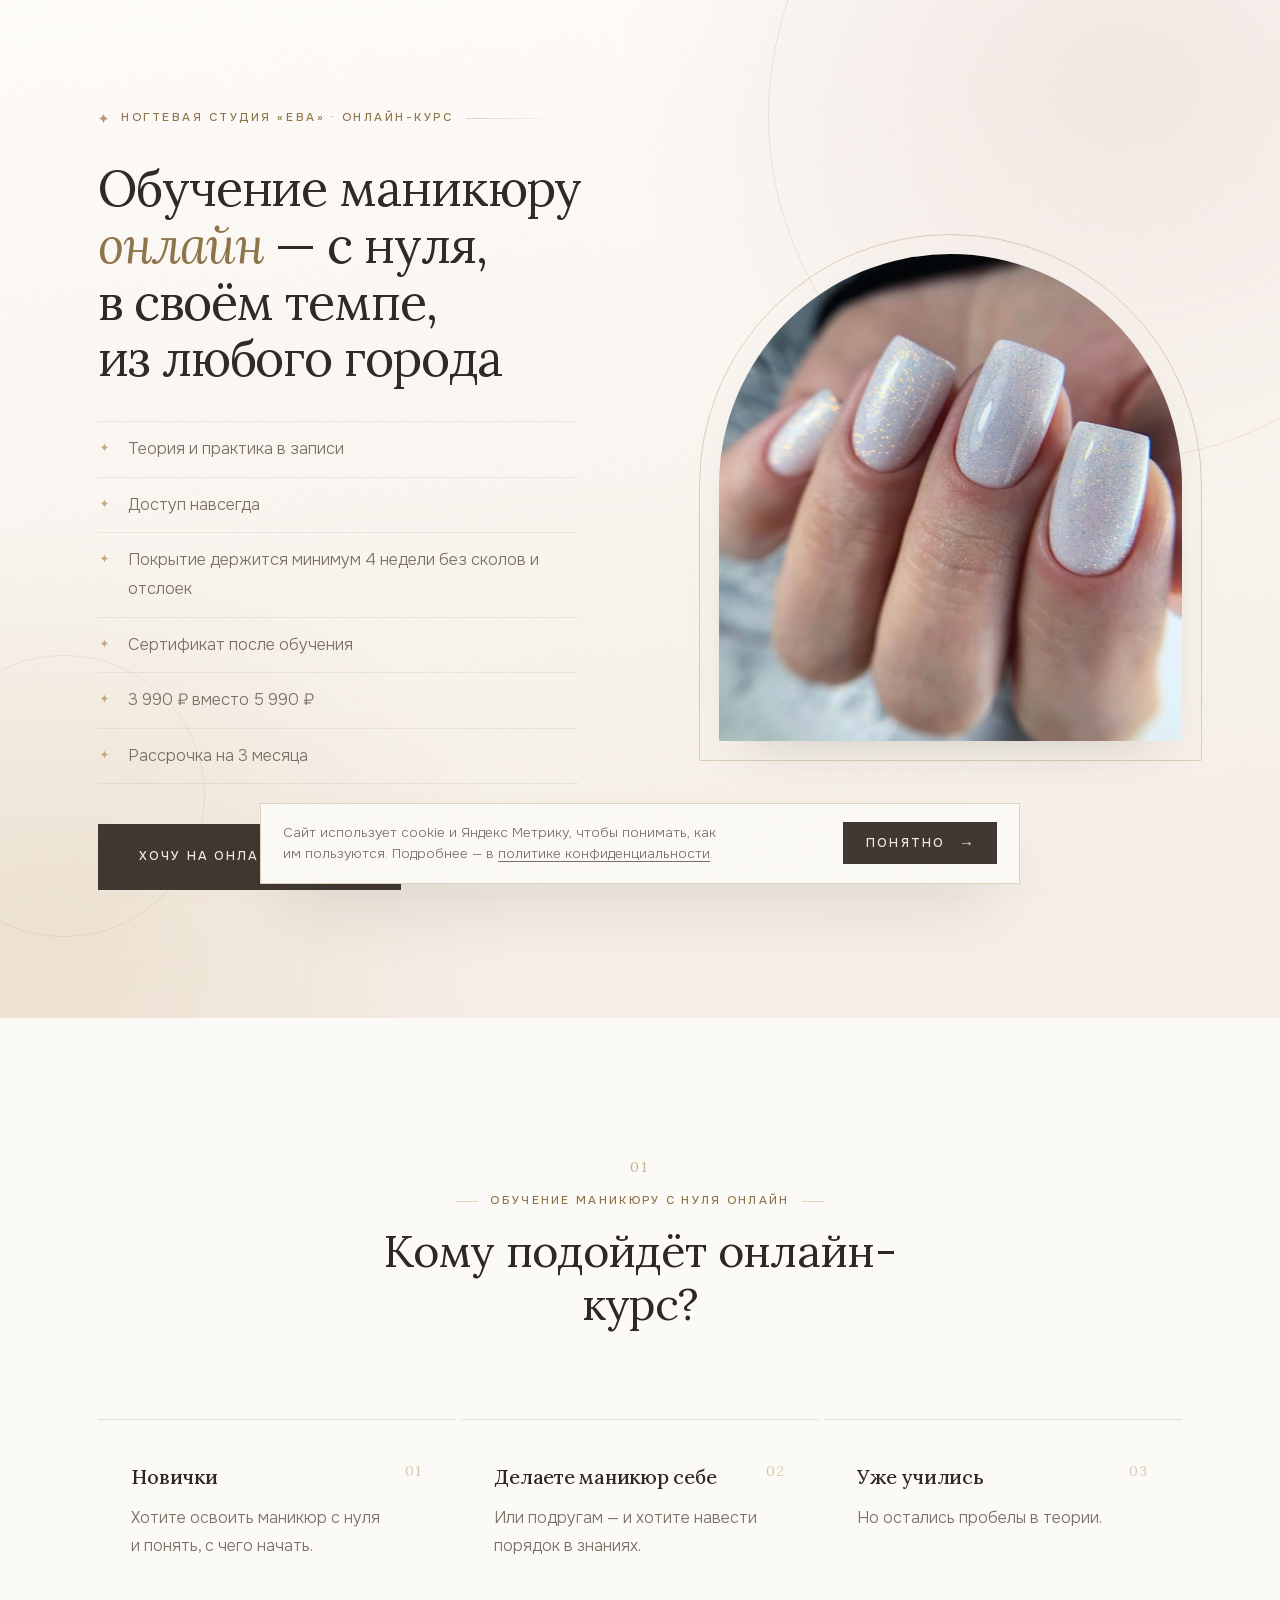
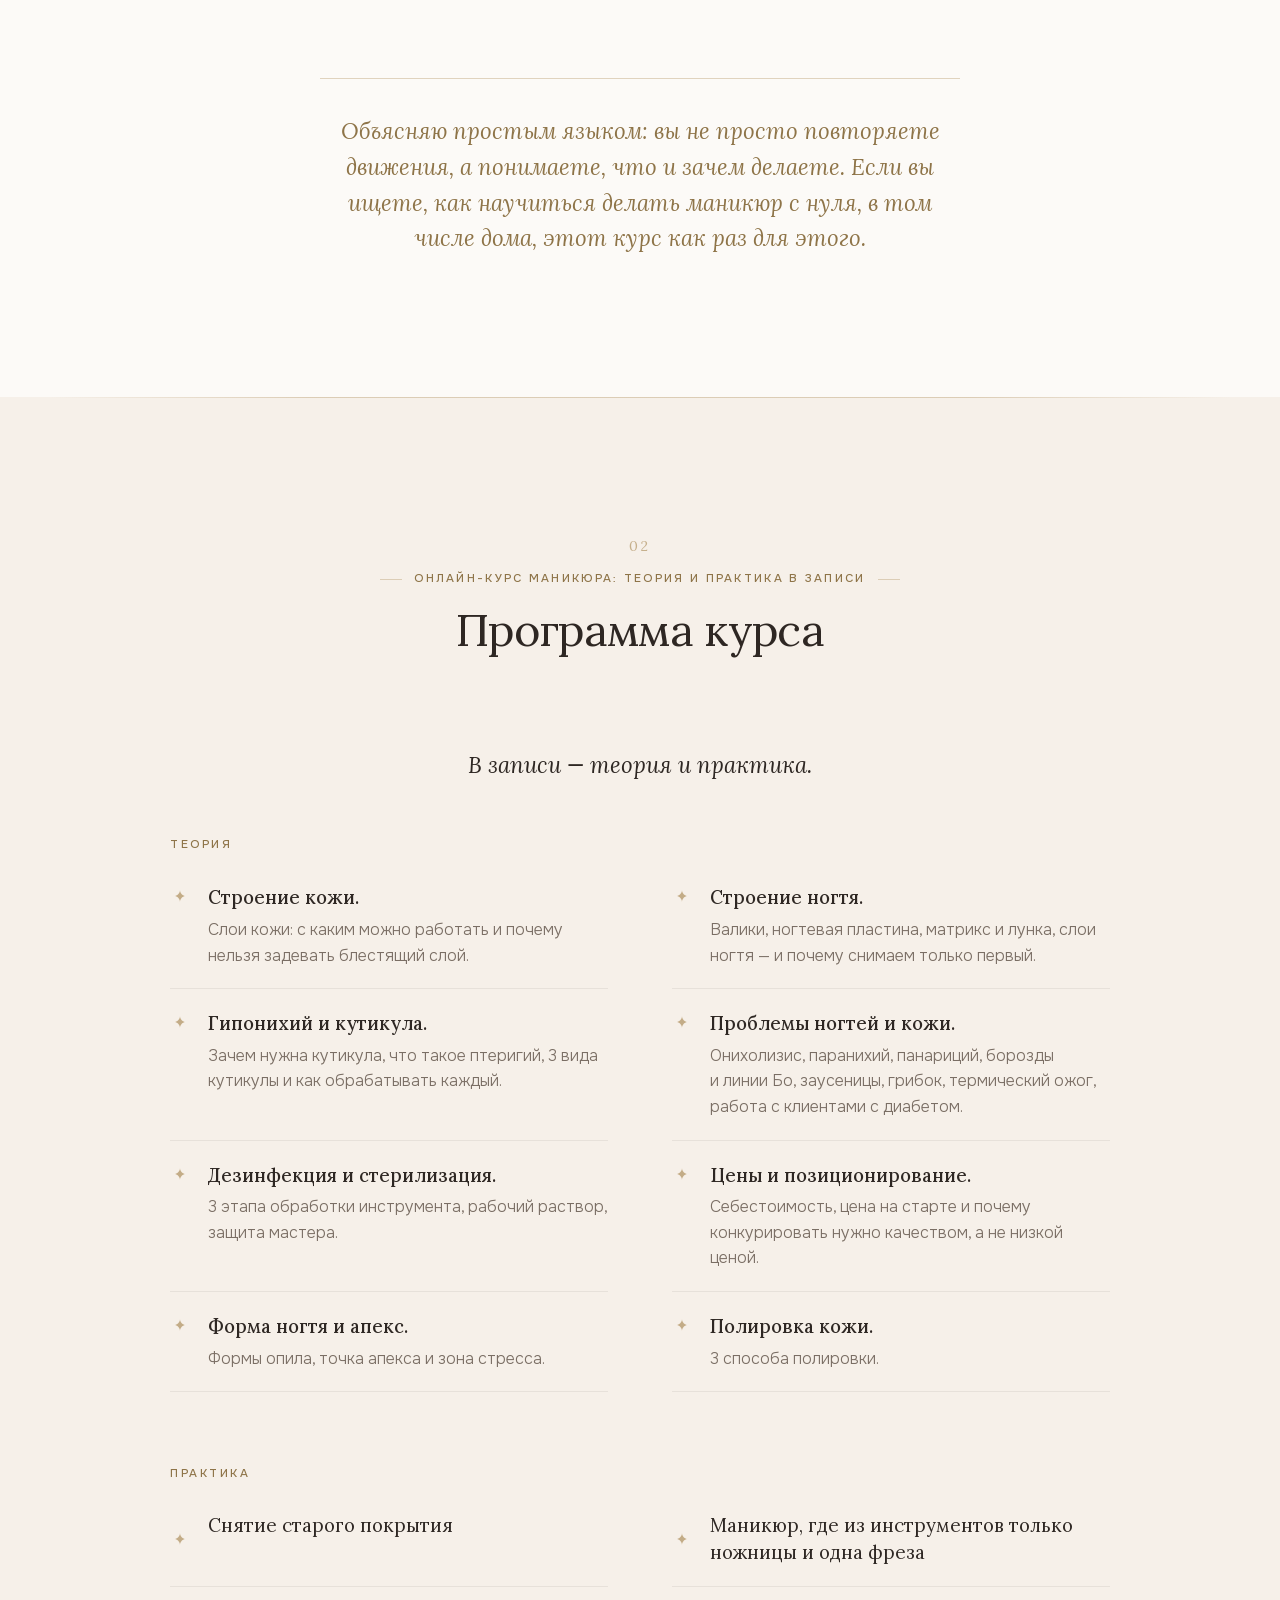
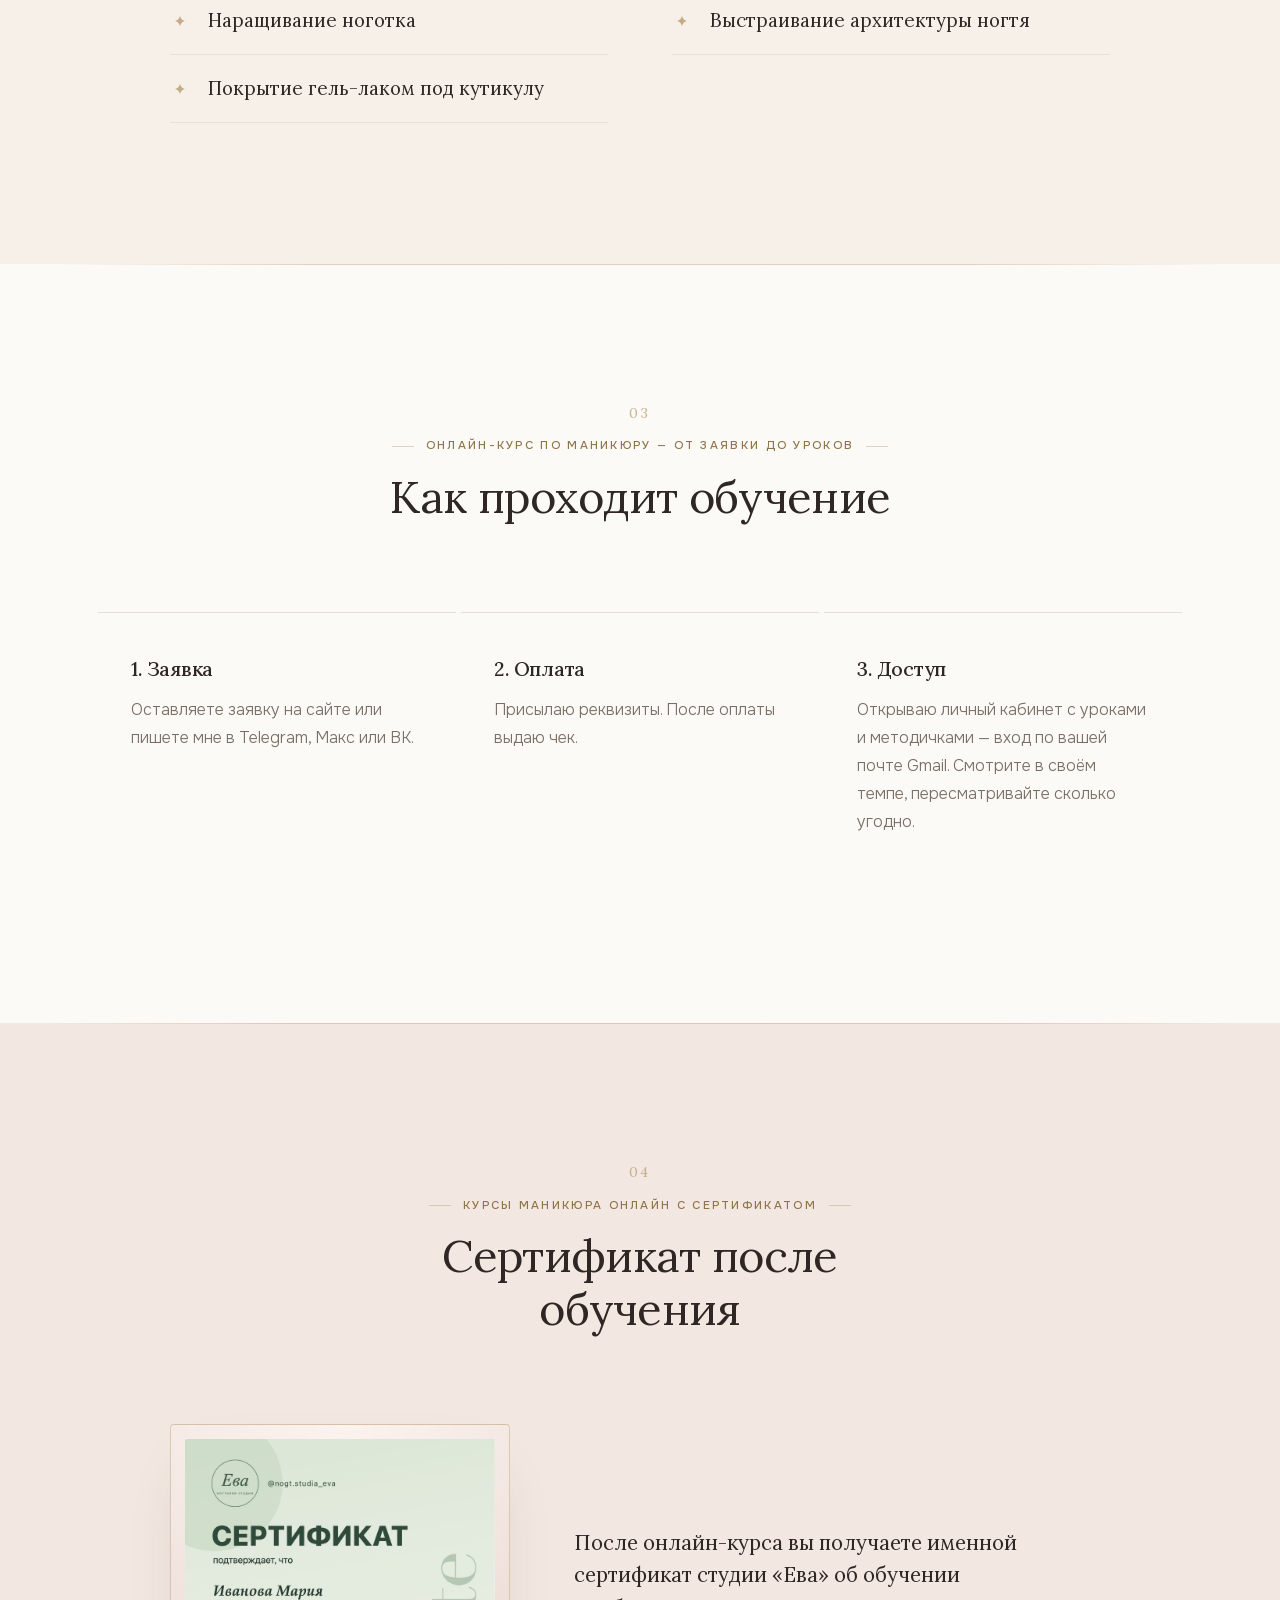
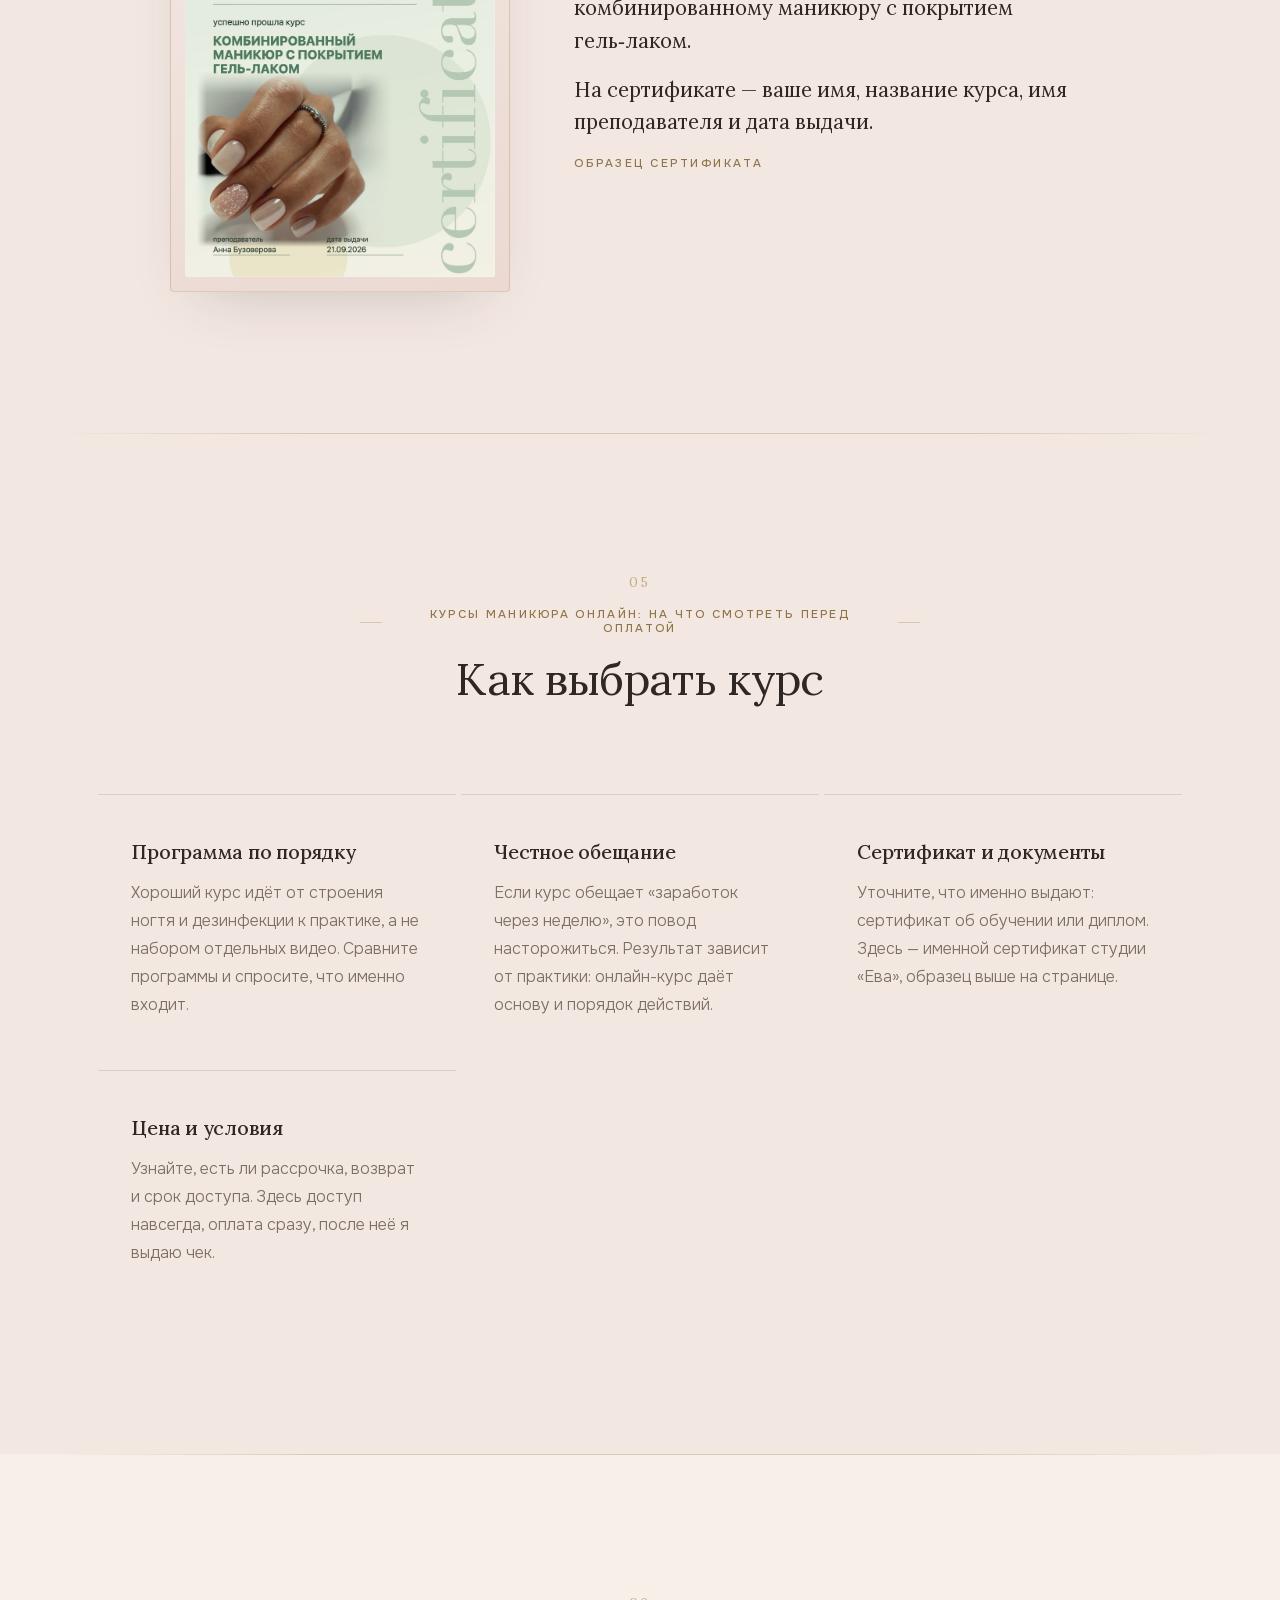
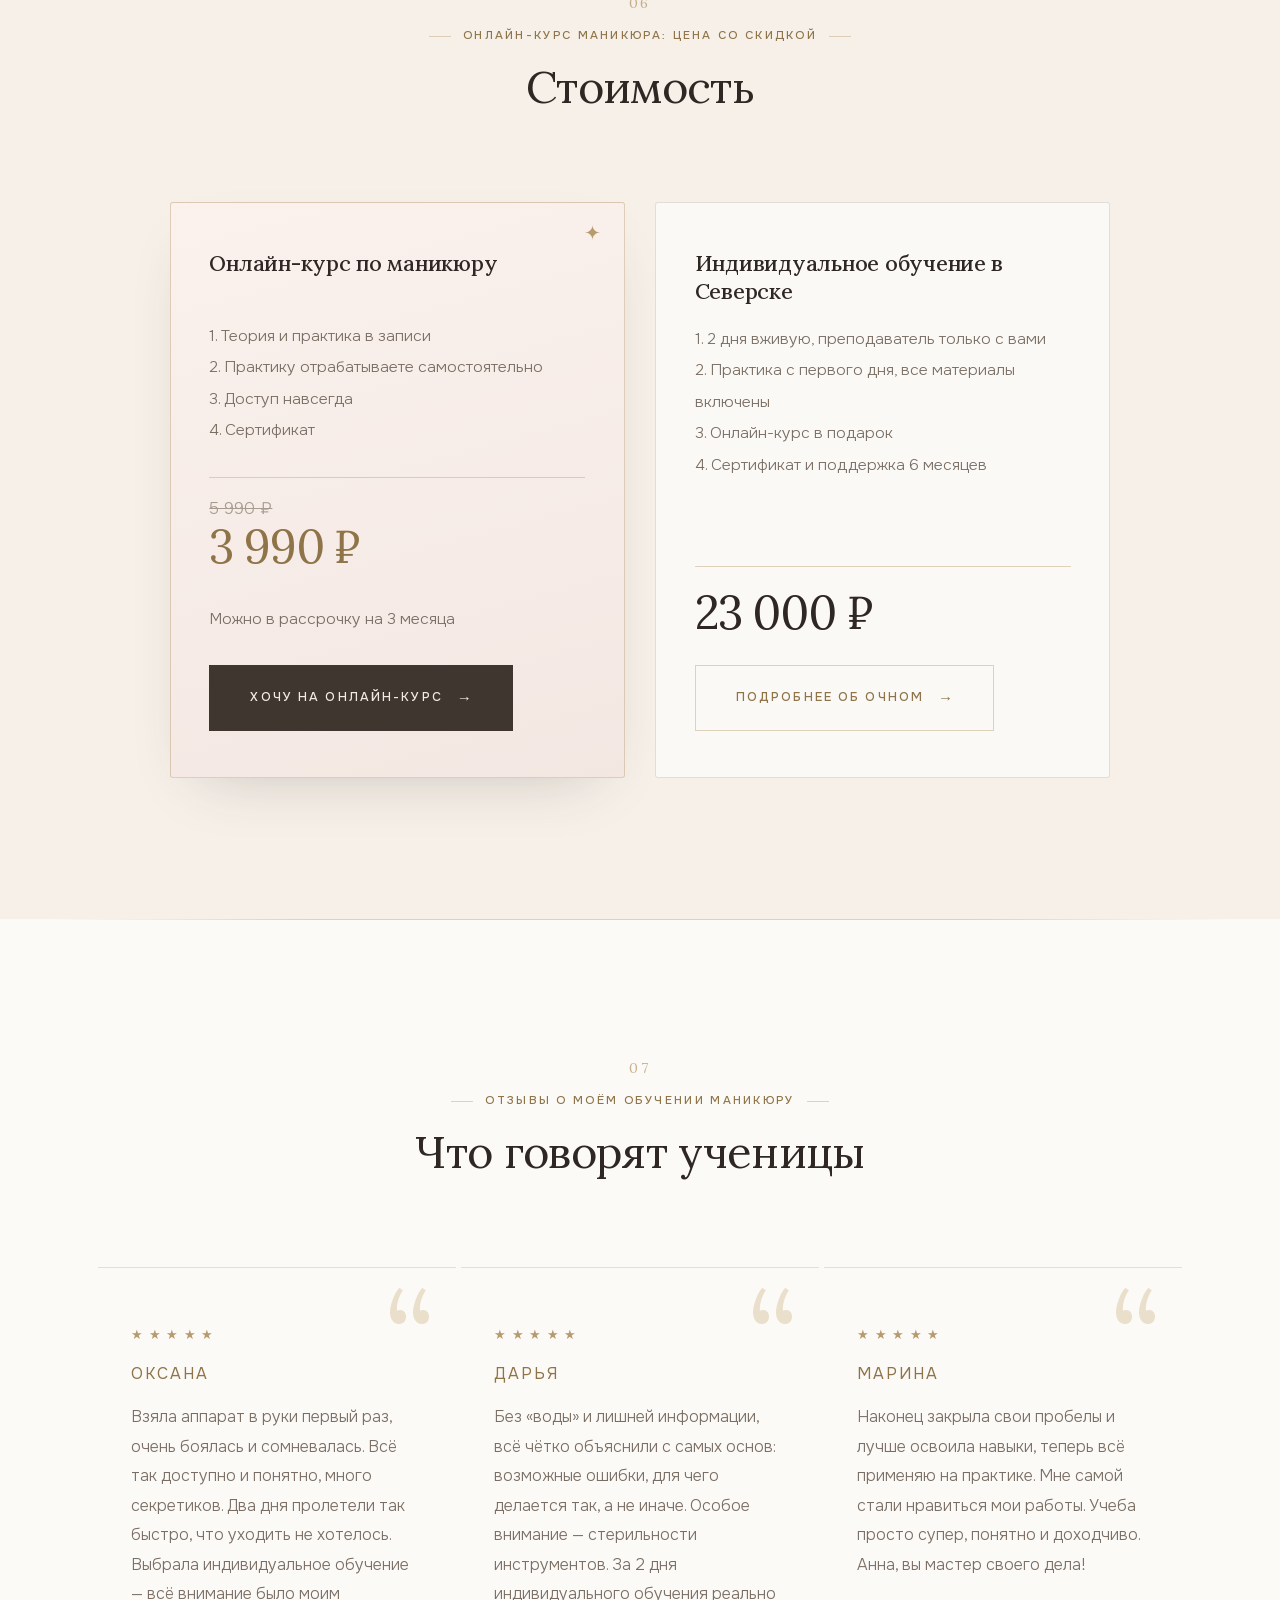
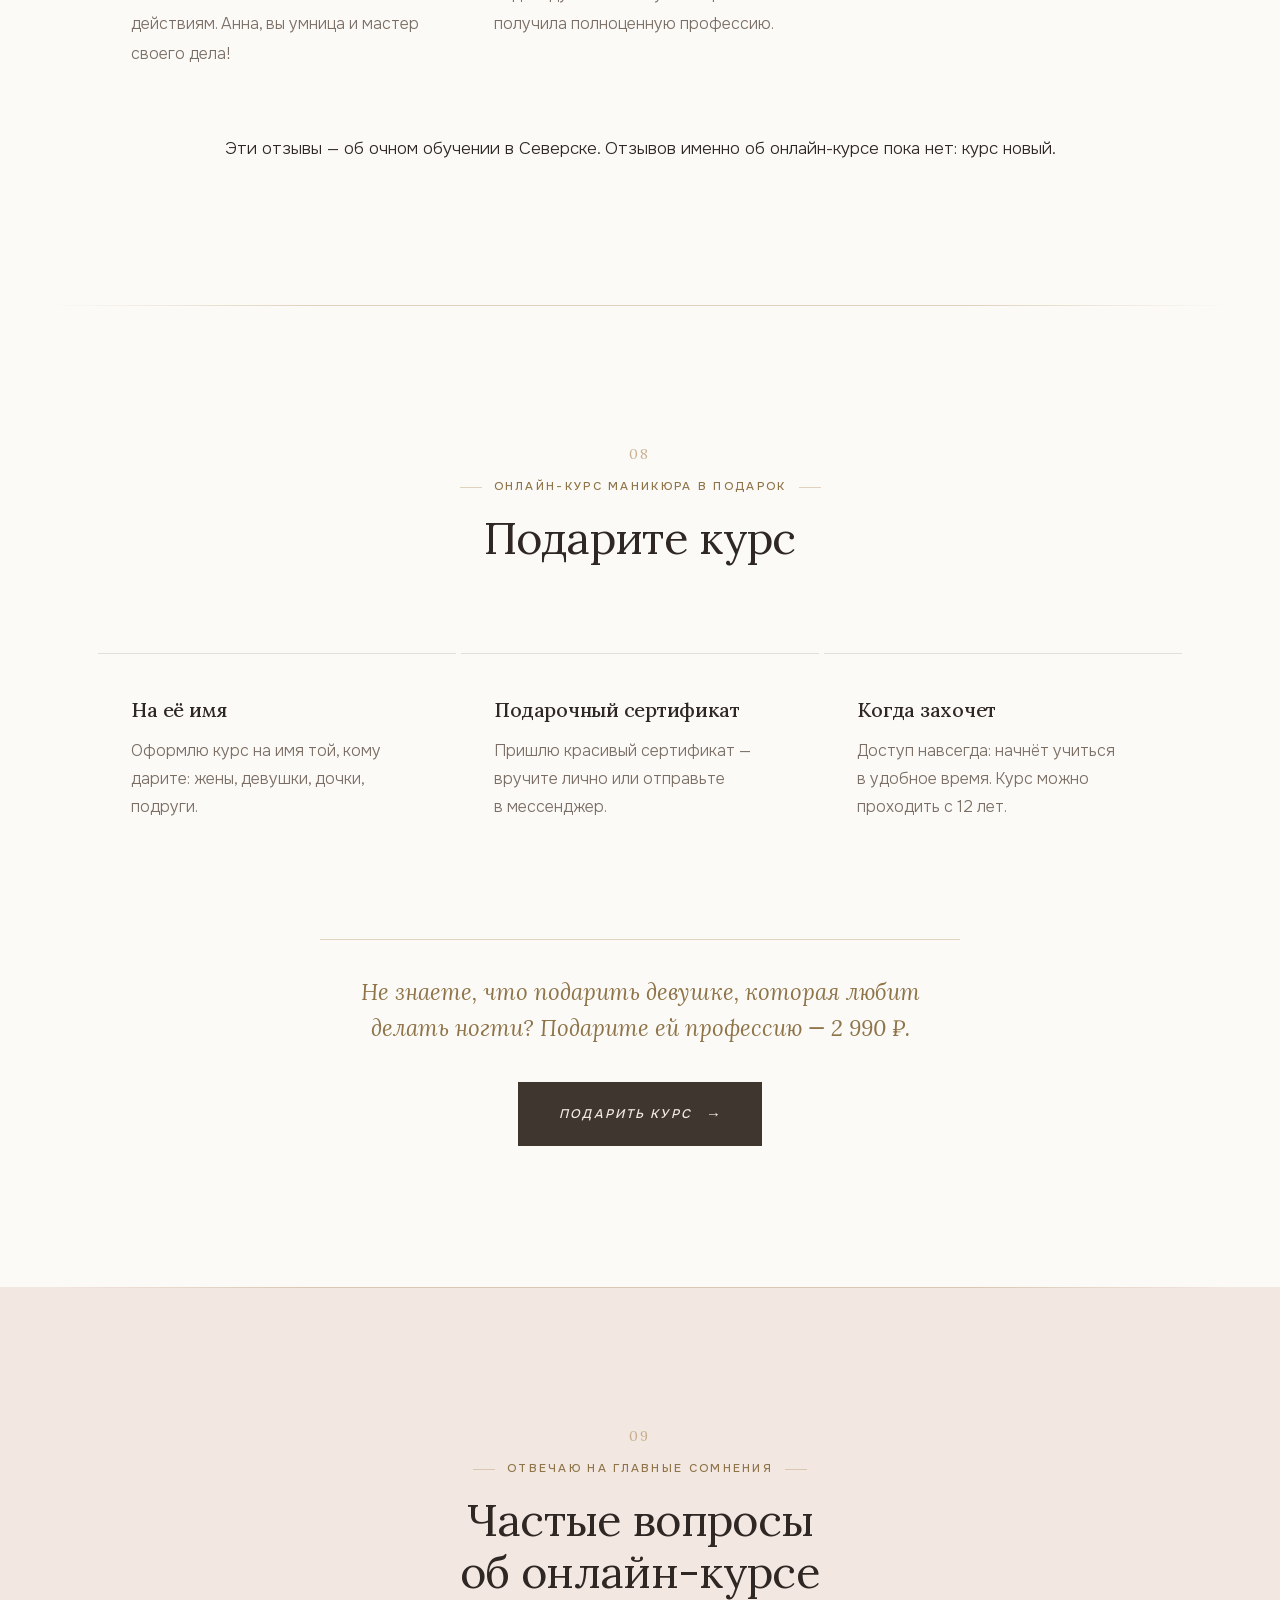
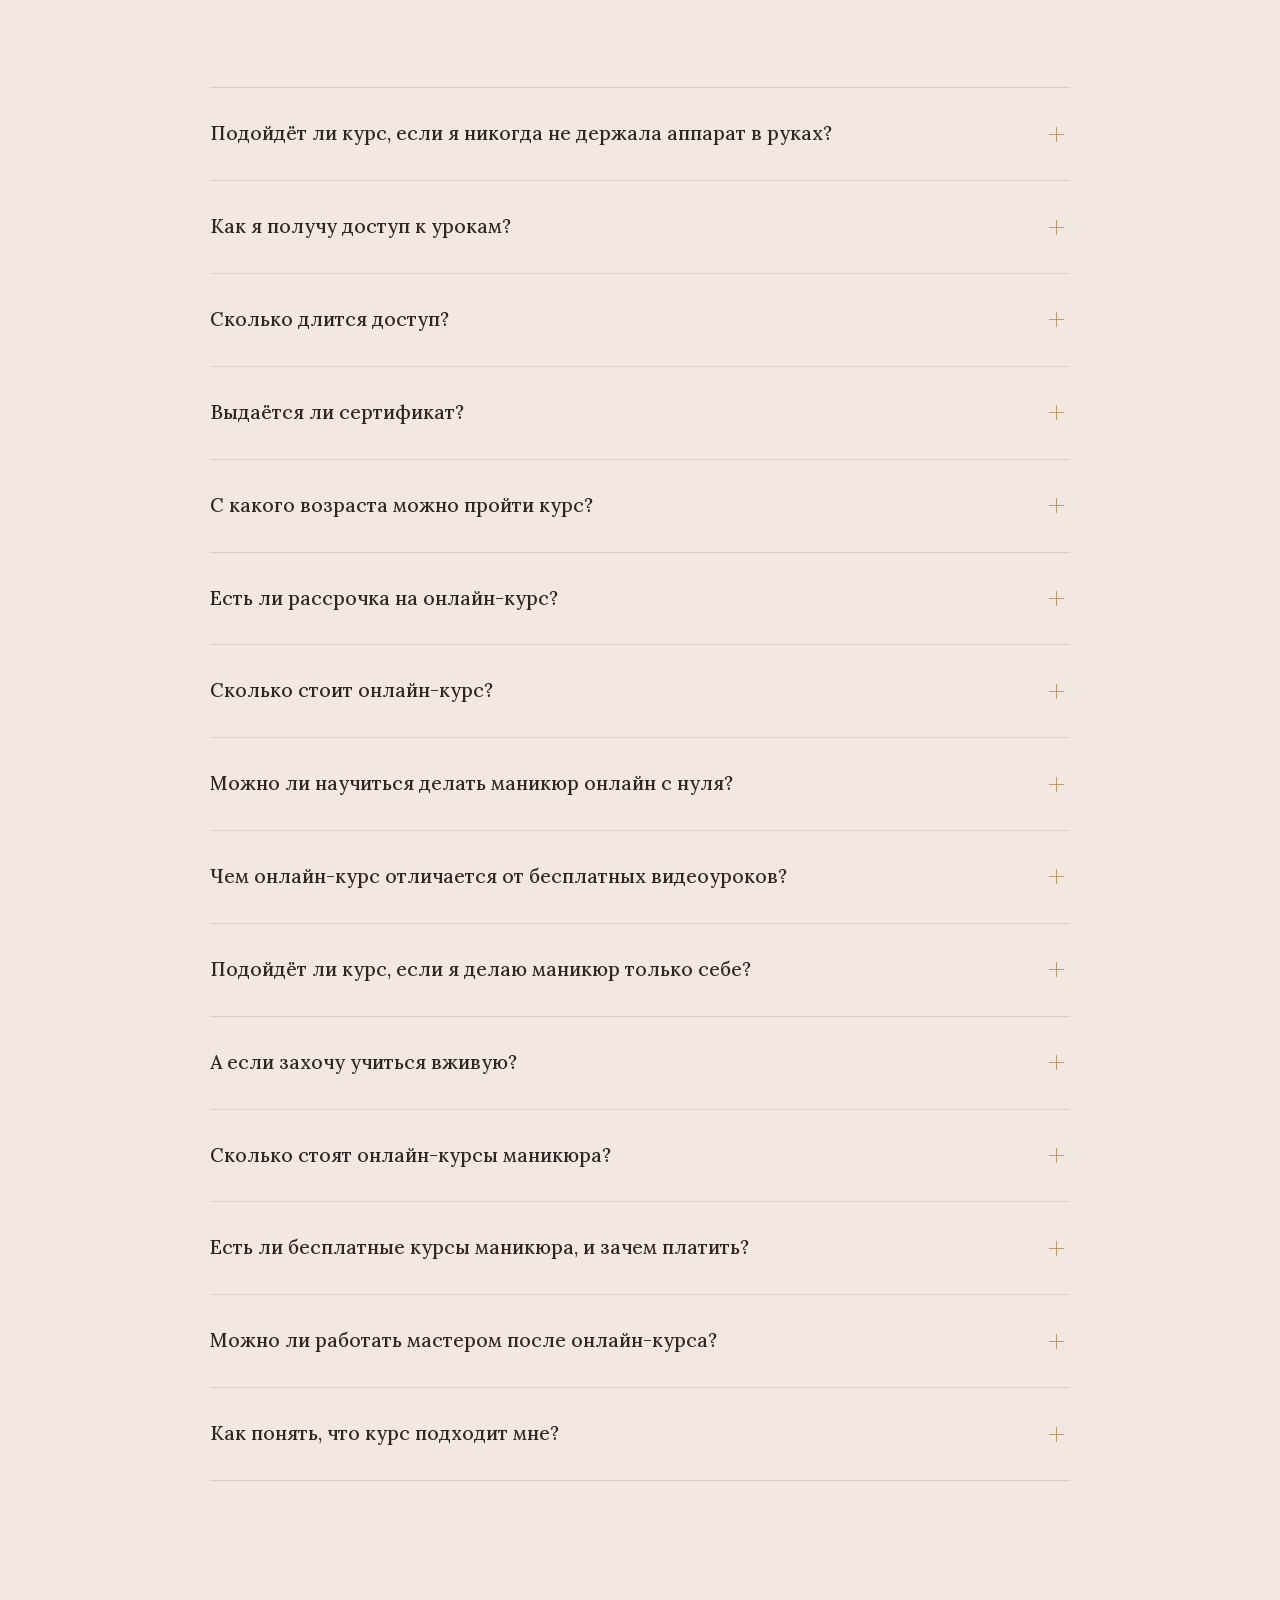
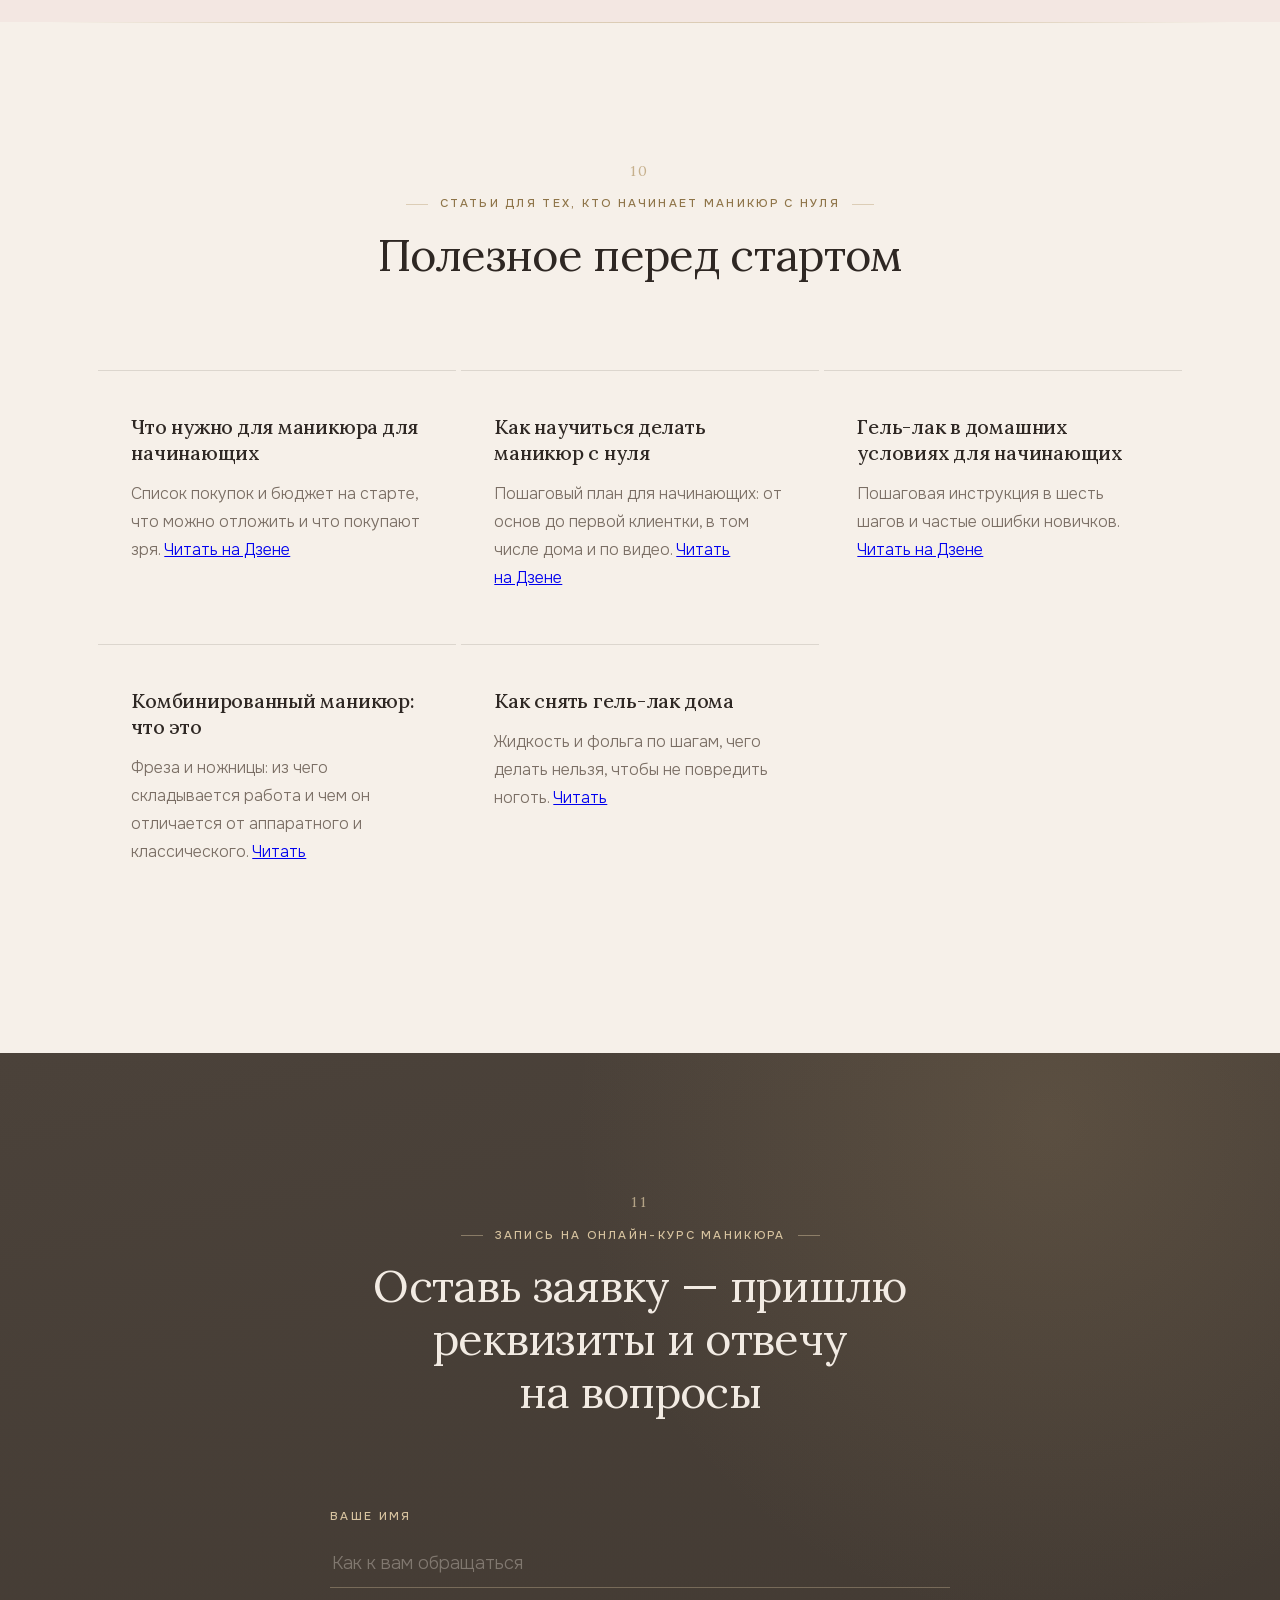
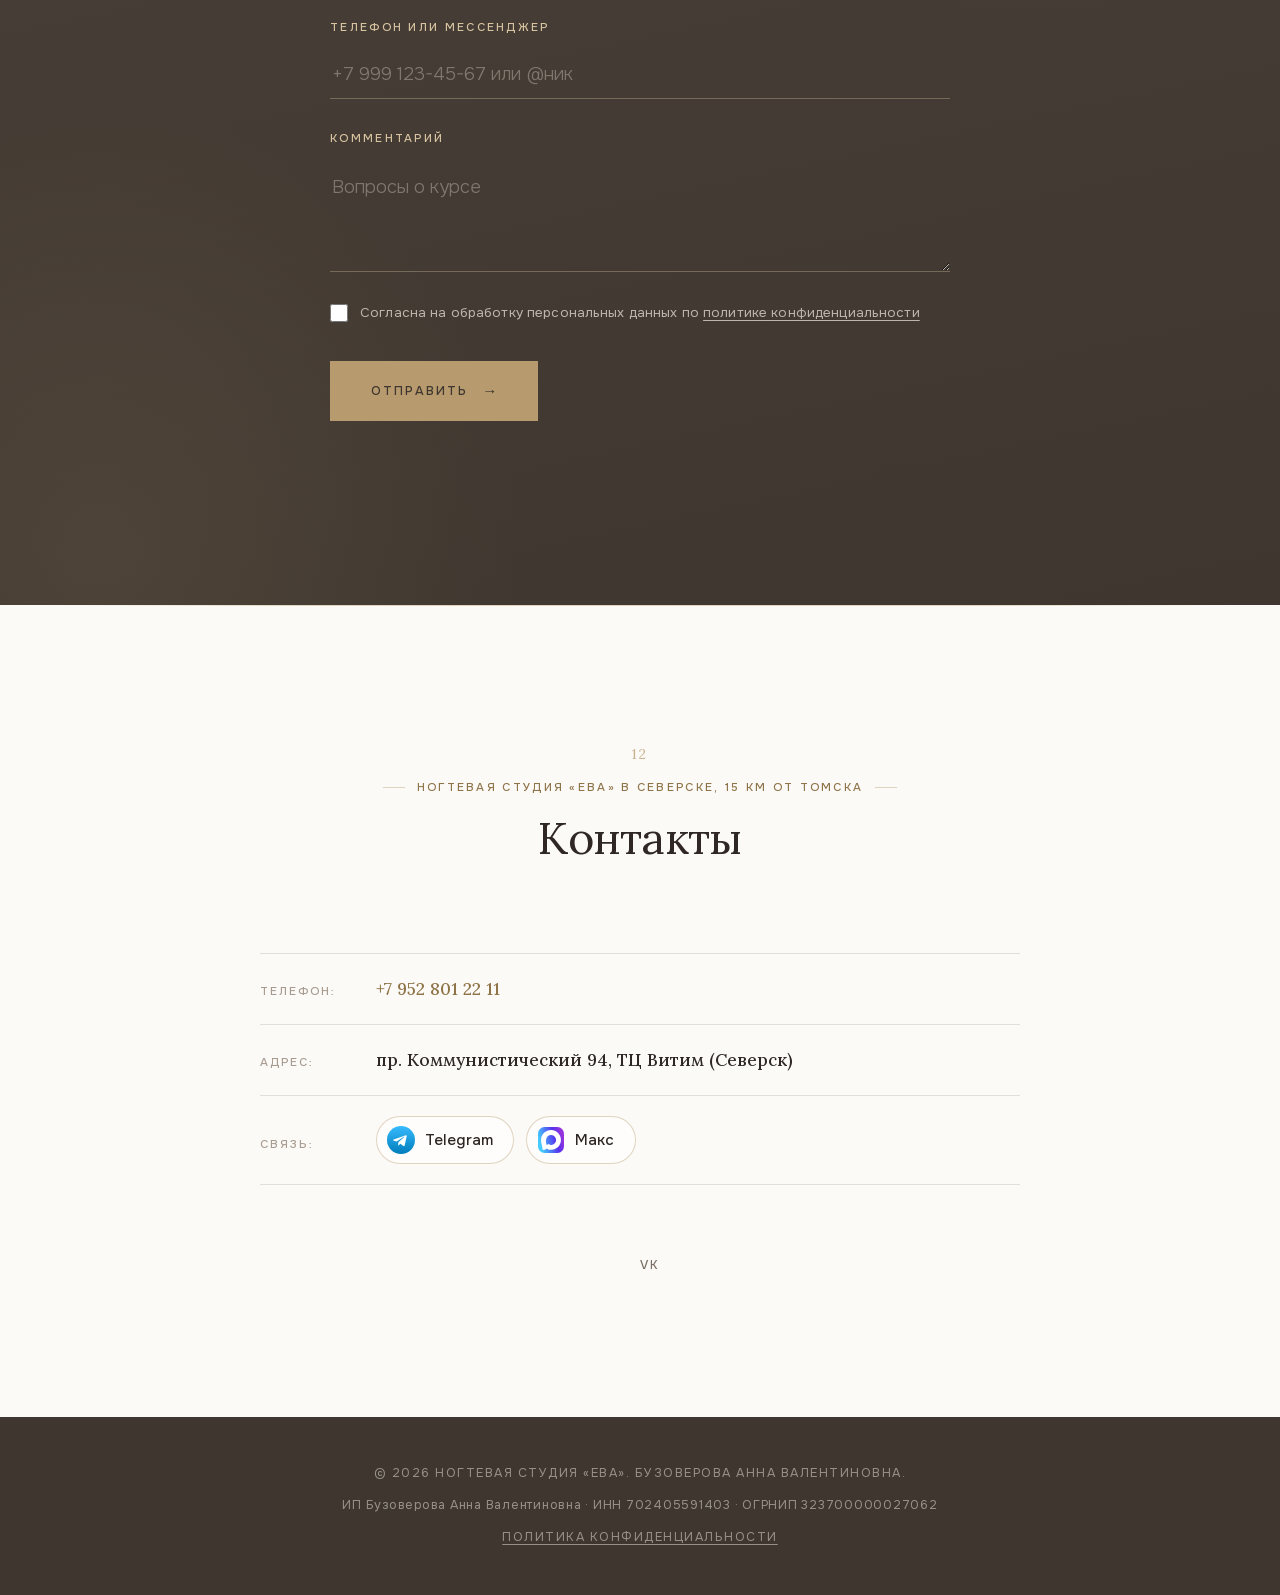
<file: onlayn-kurs.html>
<!DOCTYPE html>
<html lang="ru">
<head>
    <meta charset="UTF-8">
    <meta name="viewport" content="width=device-width, initial-scale=1.0">
    <title>Курсы маникюра онлайн с сертификатом — обучение с нуля для начинающих</title>
    <meta name="description" content="Онлайн-курс маникюра с нуля от студии «Ева»: теория и практика в записи, доступ навсегда, сертификат. Цена 3 990 ₽ вместо 5 990 ₽, рассрочка на 3 месяца. Учитесь из любого города России.">
    <meta name="robots" content="index, follow">
    <link rel="canonical" href="https://eva-seversk.ru/onlayn-kurs.html">
    <link rel="icon" href="assets/favicon.svg" type="image/svg+xml">

    <!-- Open Graph (соцсети) -->
    <meta property="og:type" content="website">
    <meta property="og:locale" content="ru_RU">
    <meta property="og:title" content="Курсы маникюра онлайн с сертификатом — студия «Ева»">
    <meta property="og:description" content="Теория и практика в записи: от строения ногтя до покрытия гель-лаком под кутикулу. Доступ навсегда, сертификат. 3 990 ₽ вместо 5 990 ₽.">
    <meta property="og:url" content="https://eva-seversk.ru/onlayn-kurs.html">
    <meta property="og:image" content="https://eva-seversk.ru/assets/og-image.jpg">
    <meta property="og:image:width" content="1200">
    <meta property="og:image:height" content="630">
    <meta property="og:image:alt" content="Онлайн-курс маникюра с нуля — ногтевая студия «Ева»">
    <meta property="og:site_name" content="Ногтевая студия «Ева»">
    <meta name="twitter:card" content="summary_large_image">

    <!-- Микроразметка Schema.org -->
    <script type="application/ld+json">
    {
        "@context": "https://schema.org",
        "@type": "Course",
        "name": "Обучение маникюру онлайн с нуля",
        "description": "Онлайн-курс комбинированного маникюра: теория (8 тем) и практика в записи — от снятия покрытия до гель-лака под кутикулу. Доступ навсегда, сертификат после обучения.",
        "url": "https://eva-seversk.ru/onlayn-kurs.html",
        "inLanguage": "ru",
        "educationalCredentialAwarded": "Сертификат об обучении маникюру",
        "provider": {
            "@type": "NailSalon",
            "name": "Ногтевая студия «Ева»",
            "url": "https://eva-seversk.ru/",
            "telephone": "+79528012211"
        },
        "hasCourseInstance": {
            "@type": "CourseInstance",
            "name": "Обучение маникюру с нуля онлайн",
            "courseMode": "online",
            "inLanguage": "ru"
        },
        "offers": {
            "@type": "Offer",
            "name": "Онлайн-курс по маникюру",
            "category": "Paid",
            "price": "3990",
            "priceCurrency": "RUB",
            "availability": "https://schema.org/InStock",
            "url": "https://eva-seversk.ru/onlayn-kurs.html"
        }
    }
    </script>

    <script type="application/ld+json">
    {
        "@context": "https://schema.org",
        "@type": "BreadcrumbList",
        "itemListElement": [
            { "@type": "ListItem", "position": 1, "name": "Обучение маникюру", "item": "https://eva-seversk.ru/" },
            { "@type": "ListItem", "position": 2, "name": "Онлайн-курс", "item": "https://eva-seversk.ru/onlayn-kurs.html" }
        ]
    }
    </script>

    <script type="application/ld+json">
    {
        "@context": "https://schema.org",
        "@type": "FAQPage",
        "mainEntity": [
            {
                "@type": "Question",
                "name": "Подойдёт ли курс, если я никогда не держала аппарат в руках?",
                "acceptedAnswer": { "@type": "Answer", "text": "Да. Уроки идут шаг за шагом, без сложных терминов: вы не просто повторяете движения, а понимаете, что и зачем делаете." }
            },
            {
                "@type": "Question",
                "name": "Как я получу доступ к урокам?",
                "acceptedAnswer": { "@type": "Answer", "text": "Уроки — в личном кабинете ученицы. После оплаты пришлите мне свою почту Gmail: я открою доступ и пришлю ссылку на кабинет и чек. Видео и методички открываются только под вашей почтой." }
            },
            {
                "@type": "Question",
                "name": "Сколько длится доступ?",
                "acceptedAnswer": { "@type": "Answer", "text": "Навсегда. Смотрите в своём темпе и пересматривайте уроки сколько угодно раз." }
            },
            {
                "@type": "Question",
                "name": "Выдаётся ли сертификат?",
                "acceptedAnswer": { "@type": "Answer", "text": "Да, после онлайн-курса вы получаете сертификат об обучении." }
            },
            {
                "@type": "Question",
                "name": "С какого возраста можно пройти курс?",
                "acceptedAnswer": { "@type": "Answer", "text": "Онлайн-курс можно проходить с 12 лет." }
            },
            {
                "@type": "Question",
                "name": "Есть ли рассрочка на онлайн-курс?",
                "acceptedAnswer": { "@type": "Answer", "text": "Да. Можно оплатить сразу или в рассрочку на 3 месяца. После оплаты выдаю чек." }
            },
            {
                "@type": "Question",
                "name": "Сколько стоит онлайн-курс?",
                "acceptedAnswer": { "@type": "Answer", "text": "Обычная цена — 5 990 ₽, сейчас действует скидка: 3 990 ₽. После оплаты выдаю чек." }
            },
            {
                "@type": "Question",
                "name": "Можно ли научиться делать маникюр онлайн с нуля?",
                "acceptedAnswer": { "@type": "Answer", "text": "Да. Курс рассчитан на тех, кто начинает с нуля: теория и практика идут в записи, уроки можно пересматривать сколько нужно и учиться в своём темпе из любого города." }
            },
            {
                "@type": "Question",
                "name": "Чем онлайн-курс отличается от бесплатных видеоуроков?",
                "acceptedAnswer": { "@type": "Answer", "text": "Бесплатные видео показывают отдельные приёмы. В курсе уроки идут по порядку, от строения ногтя до покрытия гель-лаком, с объяснением, что и зачем вы делаете. Вы понимаете, почему покрытие отслаивается, и делаете так, чтобы оно держалось минимум 4 недели без сколов и отслоек. Доступ остаётся навсегда, а в конце вы получаете сертификат." }
            },
            {
                "@type": "Question",
                "name": "Подойдёт ли курс, если я делаю маникюр только себе?",
                "acceptedAnswer": { "@type": "Answer", "text": "Да. Курс подходит и тем, кто хочет делать маникюр себе и близким, и тем, кто учится профессии с нуля." }
            },
            {
                "@type": "Question",
                "name": "А если захочу учиться вживую?",
                "acceptedAnswer": { "@type": "Answer", "text": "В Северске есть индивидуальное очное обучение за 2 дня — 23 000 ₽, онлайн-курс входит в него в подарок." }
            },
            {"@type": "Question", "name": "Сколько стоят онлайн-курсы маникюра?", "acceptedAnswer": {"@type": "Answer", "text": "Цены в интернете сильно разные: по открытым предложениям школ в октябре 2026 года — примерно от 1 500 до 20 000 ₽, в зависимости от объёма, формата и того, есть ли проверка работ. Этот онлайн-курс стоит 3 990 ₽ (обычная цена 5 990 ₽): теория и практика в записи, доступ навсегда, сертификат."}},
            {"@type": "Question", "name": "Есть ли бесплатные курсы маникюра, и зачем платить?", "acceptedAnswer": {"@type": "Answer", "text": "Бесплатные видео показывают отдельные приёмы и подходят, чтобы попробовать. Платный курс собирает всё по порядку — от строения ногтя и дезинфекции до покрытия гель-лаком, — объясняет причины ошибок и даёт сертификат. Если нужны только отдельные приёмы, начните с бесплатных статей ниже на странице."}},
            {"@type": "Question", "name": "Можно ли работать мастером после онлайн-курса?", "acceptedAnswer": {"@type": "Answer", "text": "Курс даёт теорию и последовательность практики — основу, с которой можно начинать. Гарантий дохода я не даю: навык приходит с практикой на себе и моделях. Если нужна отработка с преподавателем рядом, есть очное обучение в Северске."}},
            {"@type": "Question", "name": "Как понять, что курс подходит мне?", "acceptedAnswer": {"@type": "Answer", "text": "Посмотрите программу выше: если там есть то, чего вам не хватает, курс подойдёт. Остались вопросы — напишите мне в Telegram, Макс или ВК, отвечу по вашей ситуации."}}
        ]
    }
    </script>

    <!-- Шрифты лежат на сайте (папка fonts) -->
    <link rel="preload" href="fonts/onest-normal-cyrillic.woff2" as="font" type="font/woff2" crossorigin>
    <link rel="preload" href="fonts/lora-normal-cyrillic.woff2" as="font" type="font/woff2" crossorigin>
    <link rel="stylesheet" href="css/fonts.css">

    <link rel="stylesheet" href="css/style.css">

    <!-- Yandex.Metrika counter -->
    <script type="text/javascript">
        (function(m,e,t,r,i,k,a){
            m[i]=m[i]||function(){(m[i].a=m[i].a||[]).push(arguments)};
            m[i].l=1*new Date();
            for (var j = 0; j < document.scripts.length; j++) {if (document.scripts[j].src === r) { return; }}
            k=e.createElement(t),a=e.getElementsByTagName(t)[0],k.async=1,k.src=r,a.parentNode.insertBefore(k,a)
        })(window, document,'script','https://mc.yandex.ru/metrika/tag.js?id=113593756', 'ym');

        ym(113593756, 'init', {ssr:true, clickmap:true, ecommerce:"dataLayer", referrer: document.referrer, url: location.href, accurateTrackBounce:true, trackLinks:true});
    </script>
    <noscript><div><img src="https://mc.yandex.ru/watch/113593756" style="position:absolute; left:-9999px;" alt="" /></div></noscript>
    <!-- /Yandex.Metrika counter -->
    <!-- Google Analytics counter -->
    <script async src="https://www.googletagmanager.com/gtag/js?id=G-YD7Y86XEQZ"></script>
    <script>
        window.dataLayer = window.dataLayer || [];
        function gtag(){dataLayer.push(arguments);}
        gtag('js', new Date());
        gtag('config', 'G-YD7Y86XEQZ');
    </script>
    <!-- /Google Analytics counter -->
</head>
<body>

    <!-- ===== HERO ===== -->
    <header class="hero" id="hero">
        <div class="hero-inner container">
            <div class="hero-text">
                <a href="./" class="hero-badge">Ногтевая студия «Ева» · Онлайн-курс</a>
                <h1 class="hero-title">Обучение маникюру <span class="accent">онлайн</span>&nbsp;— с&nbsp;нуля, в&nbsp;своём темпе, из&nbsp;любого города</h1>
                <ul class="hero-points">
                    <li>Теория и практика в записи</li>
                    <li>Доступ навсегда</li>
                    <li>Покрытие держится минимум 4 недели без сколов и отслоек</li>
                    <li>Сертификат после обучения</li>
                    <li>3 990 ₽ вместо 5 990 ₽</li>
                    <li>Рассрочка на 3 месяца</li>
                </ul>
                <a href="#zapis" class="btn btn-primary">Хочу на онлайн-курс</a>
            </div>
            <div class="hero-photo">
                <div class="hero-photo-frame hero-photo-frame--nogti">
                    <img src="assets/raboty/IMG_2838.jpeg" alt="Маникюр молочного оттенка с шиммером — онлайн-обучение маникюру с нуля" id="hero-photo" fetchpriority="high" decoding="async">
                </div>
            </div>
        </div>
    </header>

    <!-- ===== КОМУ ПОДОЙДЁТ ===== -->
    <section class="section" id="komu">
        <div class="container">
            <h2 class="section-title">Кому подойдёт онлайн-курс?<span class="title-accent">Обучение маникюру с нуля онлайн</span></h2>
            <div class="cards reveal">
                <div class="card">
                    <h3>Новички</h3>
                    <p>Хотите освоить маникюр с&nbsp;нуля и&nbsp;понять, с&nbsp;чего начать.</p>
                </div>
                <div class="card">
                    <h3>Делаете маникюр себе</h3>
                    <p>Или подругам&nbsp;— и&nbsp;хотите навести порядок в&nbsp;знаниях.</p>
                </div>
                <div class="card">
                    <h3>Уже учились</h3>
                    <p>Но&nbsp;остались пробелы в&nbsp;теории.</p>
                </div>
            </div>
            <p class="note">Объясняю простым языком: вы не&nbsp;просто повторяете движения, а&nbsp;понимаете, что и&nbsp;зачем делаете. Если вы ищете, как научиться делать маникюр с&nbsp;нуля, в&nbsp;том числе дома, этот курс как раз для этого.</p>
        </div>
    </section>

    <!-- ===== ПРОГРАММА ===== -->
    <section class="section section-pearl" id="programma">
        <div class="container">
            <h2 class="section-title">Программа курса<span class="title-accent">Онлайн-курс маникюра: теория и практика в записи</span></h2>
            <p class="programma-vvod">В&nbsp;записи&nbsp;— теория и&nbsp;практика.</p>
            <h3 class="programma-podzag">Теория</h3>
            <ol class="checklist programma reveal">
                <li><strong>Строение кожи.</strong> Слои кожи: с&nbsp;каким можно работать и&nbsp;почему нельзя задевать блестящий слой.</li>
                <li><strong>Строение ногтя.</strong> Валики, ногтевая пластина, матрикс и&nbsp;лунка, слои ногтя&nbsp;— и&nbsp;почему снимаем только первый.</li>
                <li><strong>Гипонихий и&nbsp;кутикула.</strong> Зачем нужна кутикула, что такое птеригий, 3&nbsp;вида кутикулы и&nbsp;как обрабатывать каждый.</li>
                <li><strong>Проблемы ногтей и&nbsp;кожи.</strong> Онихолизис, паранихий, панариций, борозды и&nbsp;линии&nbsp;Бо, заусеницы, грибок, термический ожог, работа с&nbsp;клиентами с&nbsp;диабетом.</li>
                <li><strong>Дезинфекция и&nbsp;стерилизация.</strong> 3&nbsp;этапа обработки инструмента, рабочий раствор, защита мастера.</li>
                <li><strong>Цены и&nbsp;позиционирование.</strong> Себестоимость, цена на&nbsp;старте и&nbsp;почему конкурировать нужно качеством, а&nbsp;не&nbsp;низкой ценой.</li>
                <li><strong>Форма ногтя и&nbsp;апекс.</strong> Формы опила, точка апекса и&nbsp;зона стресса.</li>
                <li><strong>Полировка кожи.</strong> 3&nbsp;способа полировки.</li>
            </ol>
            <h3 class="programma-podzag">Практика</h3>
            <ul class="checklist reveal">
                <li>Снятие старого покрытия</li>
                <li>Маникюр, где из&nbsp;инструментов только ножницы и&nbsp;одна фреза</li>
                <li>Наращивание ноготка</li>
                <li>Выстраивание архитектуры ногтя</li>
                <li>Покрытие гель-лаком под кутикулу</li>
            </ul>
        </div>
    </section>

    <!-- ===== КАК ПРОХОДИТ ===== -->
    <section class="section" id="kak">
        <div class="container">
            <h2 class="section-title">Как проходит обучение<span class="title-accent">Онлайн-курс по маникюру — от заявки до уроков</span></h2>
            <div class="cards reveal">
                <div class="card">
                    <h3>1. Заявка</h3>
                    <p>Оставляете заявку на&nbsp;сайте или пишете мне в&nbsp;Telegram, Макс или ВК.</p>
                </div>
                <div class="card">
                    <h3>2. Оплата</h3>
                    <p>Присылаю реквизиты. После оплаты выдаю чек.</p>
                </div>
                <div class="card">
                    <h3>3. Доступ</h3>
                    <p>Открываю личный кабинет с&nbsp;уроками и&nbsp;методичками — вход по&nbsp;вашей почте Gmail. Смотрите в&nbsp;своём темпе, пересматривайте сколько угодно.</p>
                </div>
            </div>
        </div>
    </section>

    <!-- ===== СЕРТИФИКАТ ===== -->
    <section class="section section-white" id="sertifikat">
        <div class="container">
            <h2 class="section-title">Сертификат после обучения<span class="title-accent">Курсы маникюра онлайн с сертификатом</span></h2>
            <div class="sertifikat reveal">
                <div class="trust-certificate">
                    <img src="assets/2026-09_sertifikat-obrazec_sayt.jpg" alt="Образец сертификата об обучении маникюру онлайн — ногтевая студия «Ева»" width="1588" height="2246" loading="lazy" decoding="async">
                </div>
                <div class="sertifikat-text">
                    <p>После онлайн-курса вы получаете именной сертификат студии «Ева» об&nbsp;обучении комбинированному маникюру с&nbsp;покрытием гель&#8209;лаком.</p>
                    <p>На&nbsp;сертификате&nbsp;— ваше имя, название курса, имя преподавателя и&nbsp;дата выдачи.</p>
                    <p class="sertifikat-podpis">Образец сертификата</p>
                </div>
            </div>
        </div>
    </section>

    <!-- ===== СТОИМОСТЬ ===== -->
    <!-- ===== КАК ВЫБРАТЬ КУРС ===== -->
    <section class="section section-white" id="vybor">
        <div class="container">
            <h2 class="section-title">Как выбрать курс<span class="title-accent">Курсы маникюра онлайн: на что смотреть перед оплатой</span></h2>
            <div class="cards reveal">
                <div class="card">
                    <h3>Программа по порядку</h3>
                    <p>Хороший курс идёт от строения ногтя и дезинфекции к практике, а не набором отдельных видео. Сравните программы и спросите, что именно входит.</p>
                </div>
                <div class="card">
                    <h3>Честное обещание</h3>
                    <p>Если курс обещает «заработок через неделю», это повод насторожиться. Результат зависит от практики: онлайн-курс даёт основу и порядок действий.</p>
                </div>
                <div class="card">
                    <h3>Сертификат и документы</h3>
                    <p>Уточните, что именно выдают: сертификат об обучении или диплом. Здесь — именной сертификат студии «Ева», образец выше на странице.</p>
                </div>
                <div class="card">
                    <h3>Цена и условия</h3>
                    <p>Узнайте, есть ли рассрочка, возврат и срок доступа. Здесь доступ навсегда, оплата сразу, после неё я выдаю чек.</p>
                </div>
            </div>
        </div>
    </section>

    <section class="section section-pearl" id="ceny">
        <div class="container">
            <h2 class="section-title">Стоимость<span class="title-accent">Онлайн-курс маникюра: цена со скидкой</span></h2>
            <div class="cards price-cards reveal">
                <div class="card price price-featured">
                    <h3>Онлайн-курс по маникюру</h3>
                    <p class="price-note">1. Теория и практика в записи<br>2. Практику отрабатываете самостоятельно<br>3. Доступ навсегда<br>4. Сертификат</p>
                    <p class="price-value"><s class="price-old">5 990 ₽</s> 3 990 ₽</p>
                    <p class="price-note">Можно в рассрочку на 3 месяца</p>
                    <a href="#zapis" class="btn btn-primary">Хочу на онлайн-курс</a>
                </div>
                <div class="card price">
                    <h3>Индивидуальное обучение в Северске</h3>
                    <p class="price-note">1. 2 дня вживую, преподаватель только с вами<br>2. Практика с первого дня, все материалы включены<br>3. Онлайн-курс в подарок<br>4. Сертификат и поддержка 6 месяцев</p>
                    <p class="price-value">23 000 ₽</p>
                    <a href="./#ceny" class="btn btn-outline">Подробнее об очном</a>
                </div>
            </div>
        </div>
    </section>

    <!-- ===== ОТЗЫВЫ ===== -->
    <section class="section" id="otzyvy">
        <div class="container">
            <h2 class="section-title">Что говорят ученицы<span class="title-accent">Отзывы о моём обучении маникюру</span></h2>
            <div class="cards reveal">
                <div class="card review">
                    <span class="stars">★★★★★</span>
                    <h3>Оксана</h3>
                    <p>Взяла аппарат в руки первый раз, очень боялась и сомневалась. Всё так доступно и понятно, много секретиков. Два дня пролетели так быстро, что уходить не хотелось. Выбрала индивидуальное обучение — всё внимание было моим действиям. Анна, вы умница и мастер своего дела!</p>
                </div>
                <div class="card review">
                    <span class="stars">★★★★★</span>
                    <h3>Дарья</h3>
                    <p>Без «воды» и лишней информации, всё чётко объяснили с самых основ: возможные ошибки, для чего делается так, а не иначе. Особое внимание — стерильности инструментов. За 2 дня индивидуального обучения реально получила полноценную профессию.</p>
                </div>
                <div class="card review">
                    <span class="stars">★★★★★</span>
                    <h3>Марина</h3>
                    <p>Наконец закрыла свои пробелы и лучше освоила навыки, теперь всё применяю на практике. Мне самой стали нравиться мои работы. Учеба просто супер, понятно и доходчиво. Анна, вы мастер своего дела!</p>
                </div>
            </div>
            <p class="price-note" style="text-align:center;margin-top:20px">Эти отзывы — об очном обучении в Северске. Отзывов именно об онлайн-курсе пока нет: курс новый.</p>
        </div>
    </section>

    <!-- ===== ПОДАРИТЕ КУРС ===== -->
    <section class="section" id="podarok">
        <div class="container">
            <h2 class="section-title">Подарите курс<span class="title-accent">Онлайн-курс маникюра в&nbsp;подарок</span></h2>
            <div class="cards reveal">
                <div class="card">
                    <h3>На&nbsp;её имя</h3>
                    <p>Оформлю курс на&nbsp;имя той, кому дарите: жены, девушки, дочки, подруги.</p>
                </div>
                <div class="card">
                    <h3>Подарочный сертификат</h3>
                    <p>Пришлю красивый сертификат&nbsp;— вручите лично или отправьте в&nbsp;мессенджер.</p>
                </div>
                <div class="card">
                    <h3>Когда захочет</h3>
                    <p>Доступ навсегда: начнёт учиться в&nbsp;удобное время. Курс можно проходить с&nbsp;12&nbsp;лет.</p>
                </div>
            </div>
            <p class="note">Не&nbsp;знаете, что подарить девушке, которая любит делать ногти? Подарите ей профессию&nbsp;— 2&nbsp;990&nbsp;₽.<br><br><a href="#zapis" class="btn btn-primary">Подарить курс</a></p>
        </div>
    </section>

    <!-- ===== FAQ ===== -->
    <section class="section section-white" id="faq">
        <div class="container">
            <h2 class="section-title">Частые вопросы об&nbsp;онлайн-курсе<span class="title-accent">Отвечаю на главные сомнения</span></h2>
            <div class="faq reveal">
                <details class="faq-item">
                    <summary>Подойдёт ли курс, если я никогда не держала аппарат в руках?</summary>
                    <p>Да. Уроки идут шаг за шагом, без сложных терминов: вы не просто повторяете движения, а понимаете, что и зачем делаете.</p>
                </details>
                <details class="faq-item">
                    <summary>Как я получу доступ к урокам?</summary>
                    <p>Уроки — в личном кабинете ученицы. После оплаты пришлите мне свою почту Gmail: я открою доступ и пришлю ссылку на кабинет и чек. Видео и методички открываются только под вашей почтой.</p>
                </details>
                <details class="faq-item">
                    <summary>Сколько длится доступ?</summary>
                    <p>Навсегда. Смотрите в своём темпе и пересматривайте уроки сколько угодно раз.</p>
                </details>
                <details class="faq-item">
                    <summary>Выдаётся ли сертификат?</summary>
                    <p>Да, после онлайн-курса вы получаете сертификат об обучении.</p>
                </details>
                <details class="faq-item">
                    <summary>С какого возраста можно пройти курс?</summary>
                    <p>Онлайн-курс можно проходить с 12 лет.</p>
                </details>
                <details class="faq-item">
                    <summary>Есть ли рассрочка на онлайн-курс?</summary>
                    <p>Да. Можно оплатить сразу или в рассрочку на 3 месяца. После оплаты выдаю чек.</p>
                </details>
                <details class="faq-item">
                    <summary>Сколько стоит онлайн-курс?</summary>
                    <p>Обычная цена — 5 990 ₽, сейчас действует скидка: 3 990 ₽. После оплаты выдаю чек.</p>
                </details>
                <details class="faq-item">
                    <summary>Можно ли научиться делать маникюр онлайн с нуля?</summary>
                    <p>Да. Курс рассчитан на тех, кто начинает с нуля: теория и практика идут в записи, уроки можно пересматривать сколько нужно и учиться в своём темпе из любого города.</p>
                </details>
                <details class="faq-item">
                    <summary>Чем онлайн-курс отличается от бесплатных видеоуроков?</summary>
                    <p>Бесплатные видео показывают отдельные приёмы. В курсе уроки идут по порядку, от строения ногтя до покрытия гель-лаком, с объяснением, что и зачем вы делаете. Вы понимаете, почему покрытие отслаивается, и делаете так, чтобы оно держалось минимум 4 недели без сколов и отслоек. Доступ остаётся навсегда, а в конце вы получаете сертификат.</p>
                </details>
                <details class="faq-item">
                    <summary>Подойдёт ли курс, если я делаю маникюр только себе?</summary>
                    <p>Да. Курс подходит и тем, кто хочет делать маникюр себе и близким, и тем, кто учится профессии с нуля.</p>
                </details>
                <details class="faq-item">
                    <summary>А если захочу учиться вживую?</summary>
                    <p>В Северске есть индивидуальное очное обучение за 2 дня — 23 000 ₽, онлайн-курс входит в него в подарок. <a href="./">Подробнее об очном обучении</a>.</p>
                </details>
                <details class="faq-item">
                    <summary>Сколько стоят онлайн-курсы маникюра?</summary>
                    <p>Цены в интернете сильно разные: по открытым предложениям школ в октябре 2026 года — примерно от 1 500 до 20 000 ₽, в зависимости от объёма, формата и того, есть ли проверка работ. Этот онлайн-курс стоит 3 990 ₽ (обычная цена 5 990 ₽): теория и практика в записи, доступ навсегда, сертификат.</p>
                </details>
                <details class="faq-item">
                    <summary>Есть ли бесплатные курсы маникюра, и зачем платить?</summary>
                    <p>Бесплатные видео показывают отдельные приёмы и подходят, чтобы попробовать. Платный курс собирает всё по порядку — от строения ногтя и дезинфекции до покрытия гель-лаком, — объясняет причины ошибок и даёт сертификат. Если нужны только отдельные приёмы, начните с бесплатных статей ниже на странице.</p>
                </details>
                <details class="faq-item">
                    <summary>Можно ли работать мастером после онлайн-курса?</summary>
                    <p>Курс даёт теорию и последовательность практики — основу, с которой можно начинать. Гарантий дохода я не даю: навык приходит с практикой на себе и моделях. Если нужна отработка с преподавателем рядом, есть очное обучение в Северске.</p>
                </details>
                <details class="faq-item">
                    <summary>Как понять, что курс подходит мне?</summary>
                    <p>Посмотрите программу выше: если там есть то, чего вам не хватает, курс подойдёт. Остались вопросы — напишите мне в Telegram, Макс или ВК, отвечу по вашей ситуации.</p>
                </details>
            </div>
        </div>
    </section>

    <!-- ===== ПОЛЕЗНОЕ ПЕРЕД СТАРТОМ ===== -->
    <section class="section section-pearl" id="polezno">
        <div class="container">
            <h2 class="section-title">Полезное перед стартом<span class="title-accent">Статьи для тех, кто начинает маникюр с&nbsp;нуля</span></h2>
            <div class="cards reveal">
                <div class="card">
                    <h3>Что нужно для маникюра для начинающих</h3>
                    <p>Список покупок и бюджет на&nbsp;старте, что можно отложить и&nbsp;что покупают зря. <a href="https://dzen.ru/a/asnwe8WsUymILKI6" rel="noopener" target="_blank">Читать на&nbsp;Дзене</a></p>
                </div>
                <div class="card">
                    <h3>Как научиться делать маникюр с&nbsp;нуля</h3>
                    <p>Пошаговый план для начинающих: от основ до первой клиентки, в том числе дома и по видео. <a href="https://dzen.ru/a/asn-ruHs2h8JhEvn" rel="noopener" target="_blank">Читать на&nbsp;Дзене</a></p>
                </div>
                <div class="card">
                    <h3>Гель-лак в домашних условиях для начинающих</h3>
                    <p>Пошаговая инструкция в шесть шагов и частые ошибки новичков. <a href="https://dzen.ru/a/asoDm946WAH48GqV" rel="noopener" target="_blank">Читать на&nbsp;Дзене</a></p>
                </div>
                <div class="card">
                    <h3>Комбинированный маникюр: что это</h3>
                    <p>Фреза и ножницы: из чего складывается работа и чем он отличается от аппаратного и классического. <a href="blog/kombinirovannyy-manikyur.html">Читать</a></p>
                </div>
                <div class="card">
                    <h3>Как снять гель-лак дома</h3>
                    <p>Жидкость и фольга по шагам, чего делать нельзя, чтобы не повредить ноготь. <a href="blog/kak-snyat-gel-lak-doma.html">Читать</a></p>
                </div>
            </div>
        </div>
    </section>

    <!-- ===== ФОРМА ===== -->
    <section class="section section-lux" id="zapis">
        <div class="container">
            <h2 class="section-title">Оставь заявку — пришлю реквизиты и&nbsp;отвечу на&nbsp;вопросы<span class="title-accent">Запись на онлайн-курс маникюра</span></h2>
            <form class="form reveal" id="zayavka-form" action="#" method="post">
                <input type="hidden" name="kurs" value="Онлайн-курс">
                <label>
                    Ваше имя
                    <input type="text" name="name" placeholder="Как к вам обращаться" required>
                </label>
                <label>
                    Телефон или мессенджер
                    <input type="text" name="contact" placeholder="+7 999 123-45-67 или @ник" required>
                </label>
                <label>
                    Комментарий
                    <textarea name="comment" rows="3" placeholder="Вопросы о курсе"></textarea>
                </label>
                <label class="soglasie">
                    <input type="checkbox" name="soglasie" required>
                    <span>Согласна на&nbsp;обработку персональных данных по&nbsp;<a href="politika.html" target="_blank">политике конфиденциальности</a></span>
                </label>
                <button type="submit" class="btn btn-primary">Отправить</button>
                <p class="form-status" id="form-status" role="status" aria-live="polite"></p>
            </form>
        </div>
    </section>

    <!-- ===== КОНТАКТЫ ===== -->
    <section class="section" id="kontakty">
        <div class="container">
            <h2 class="section-title">Контакты<span class="title-accent">Ногтевая студия «Ева» в Северске, 15 км от Томска</span></h2>
            <div class="contacts reveal">
                <p><strong>Телефон:</strong> <a href="tel:+79528012211">+7 952 801 22 11</a></p>
                <p><strong>Адрес:</strong> пр. Коммунистический 94, ТЦ&nbsp;Витим (Северск)</p>
                <p><strong>Связь:</strong>
                    <span class="chats">
                        <a href="https://t.me/Annet_Shine" class="chat" target="_blank" rel="noopener">
                            <span class="chat-ico chat-ico--tg" aria-hidden="true"><svg viewBox="0 0 24 24"><path d="M21.9 5.2 18.6 20c-.25 1.1-.9 1.37-1.83.85l-5.05-3.72-2.44 2.35c-.27.27-.5.5-1.02.5l.36-5.14 9.37-8.47c.4-.36-.09-.56-.63-.2L5.79 13.47.8 11.9c-1.08-.34-1.1-1.08.23-1.6L20.5 3.66c.9-.33 1.7.2 1.4 1.54z"/></svg></span>
                            <span>Telegram</span>
                        </a>
                        <a href="https://max.ru/u/f9LHodD0cOId93Xblo8Fhbienb6esVl0sAKuTxbkO8DlSiCNzYPVZ152QNU" class="chat" target="_blank" rel="noopener">
                            <span class="chat-ico chat-ico--max" aria-hidden="true"><svg viewBox="0 0 1000 1000"><defs><linearGradient id="maxG1"><stop offset="0" stop-color="#4cf"/><stop offset=".662" stop-color="#53e"/><stop offset="1" stop-color="#93d"/></linearGradient><linearGradient id="maxG2" x1="117.847" x2="1000" y1="760.536" y2="500" gradientUnits="userSpaceOnUse" href="#maxG1"/></defs><rect width="1000" height="1000" fill="url(#maxG2)" ry="249.681"/><path fill="#fff" fill-rule="evenodd" d="M508.211 878.328c-75.007 0-109.864-10.95-170.453-54.75-38.325 49.275-159.686 87.783-164.979 21.9 0-49.456-10.95-91.248-23.36-136.873-14.782-56.21-31.572-118.807-31.572-209.508 0-216.626 177.754-379.597 388.357-379.597 210.785 0 375.947 171.001 375.947 381.604.707 207.346-166.595 376.118-373.94 377.224m3.103-571.585c-102.564-5.292-182.499 65.7-200.201 177.024-14.6 92.162 11.315 204.398 33.397 210.238 10.585 2.555 37.23-18.98 53.837-35.587a189.8 189.8 0 0 0 92.71 33.032c106.273 5.112 197.08-75.794 204.215-181.95 4.154-106.382-77.67-196.486-183.958-202.574Z" clip-rule="evenodd"/></svg></span>
                            <span>Макс</span>
                        </a>
                    </span>
                </p>
            </div>
            <div class="socials">
                <a href="https://vk.com/id293797782" target="_blank" rel="noopener">VK</a>
            </div>
        </div>
    </section>

    <footer class="footer">
        <div class="container">
            <p>© 2026 Ногтевая студия «Ева». Бузоверова Анна Валентиновна.</p>
            <p class="footer-rekvizity">ИП Бузоверова Анна Валентиновна · ИНН 702405591403 · ОГРНИП 323700000027062</p>
            <p><a href="politika.html">Политика конфиденциальности</a></p>
        </div>
    </footer>

    <!-- Плашка про cookie: прячется после «Понятно» -->
    <div class="cookie" id="cookie" hidden>
        <p>Сайт использует cookie и&nbsp;Яндекс Метрику, чтобы понимать, как им&nbsp;пользуются. Подробнее&nbsp;— в&nbsp;<a href="politika.html">политике конфиденциальности</a>.</p>
        <button type="button" class="btn btn-primary" id="cookie-ok">Понятно</button>
    </div>

    <script src="js/main.js?v=2"></script>
</body>
</html>
</file>
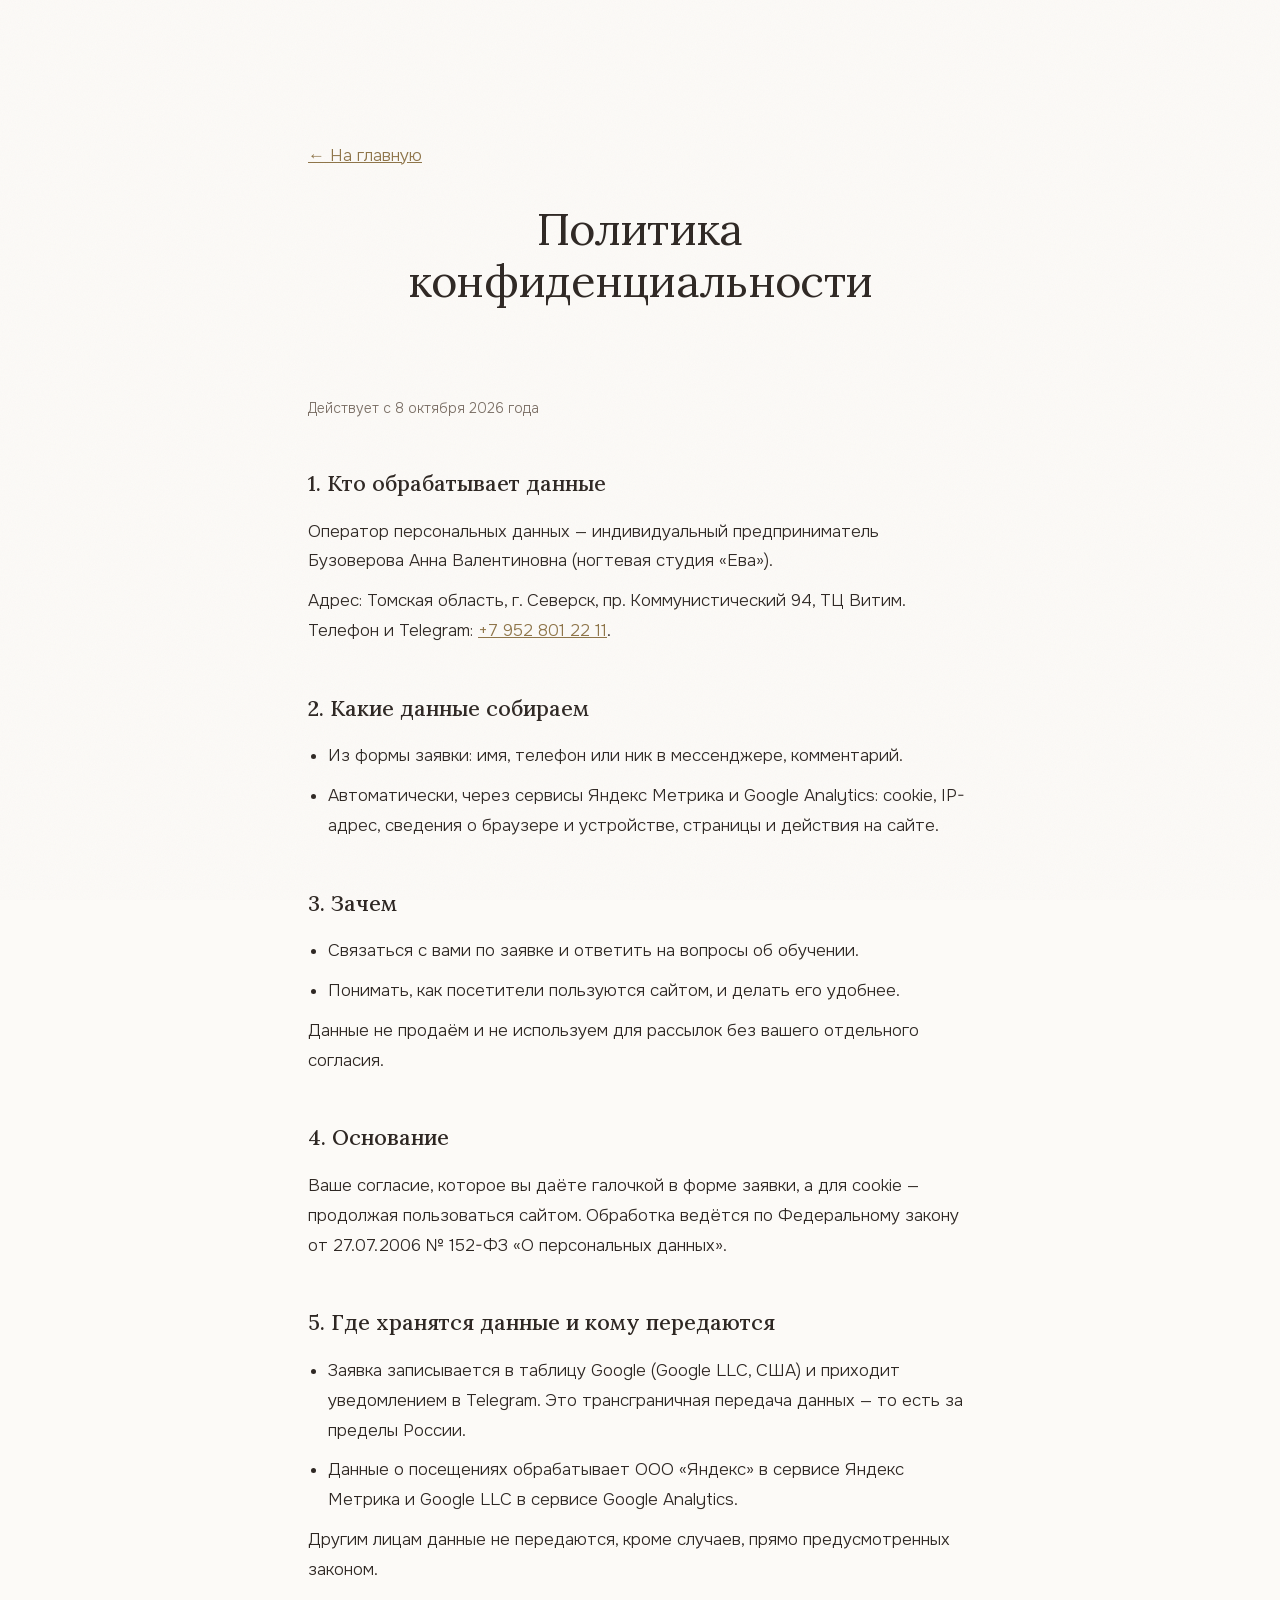
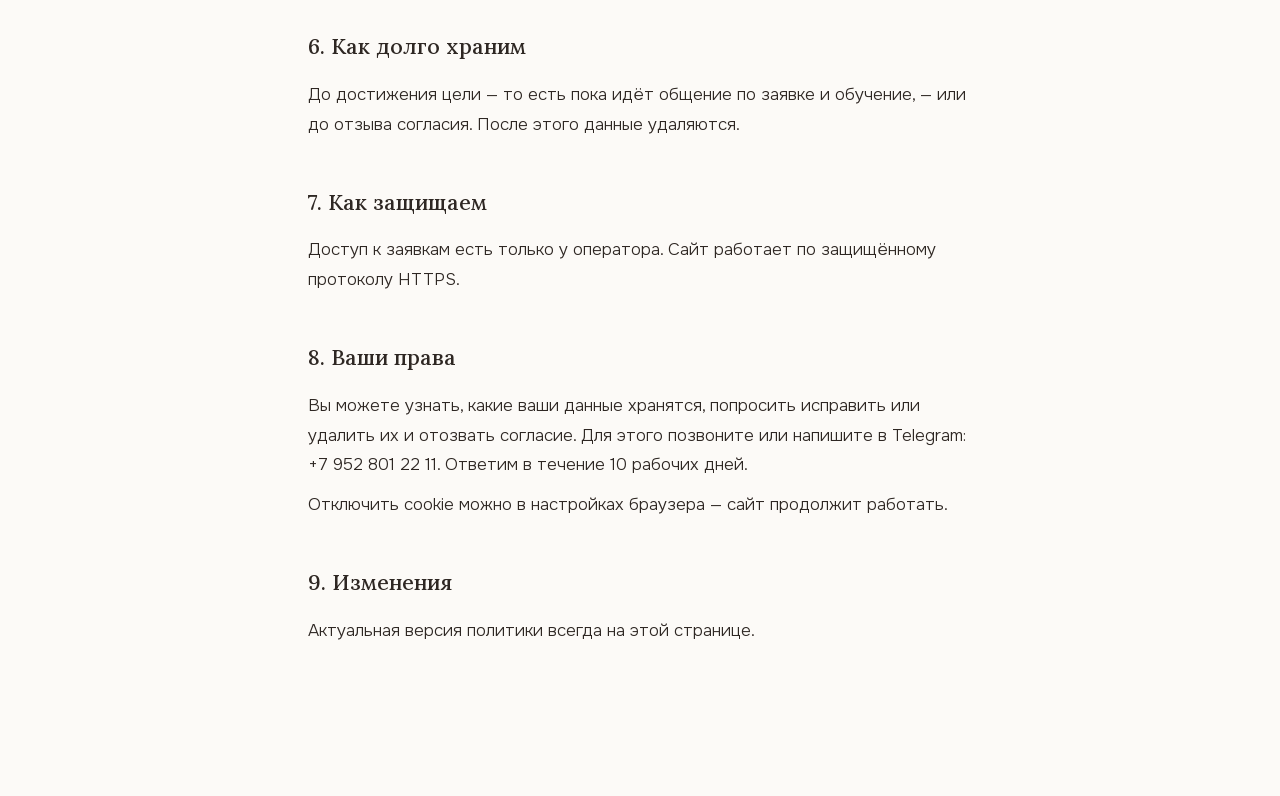
<file: politika.html>
<!DOCTYPE html>
<html lang="ru">
<head>
    <meta charset="UTF-8">
    <meta name="viewport" content="width=device-width, initial-scale=1.0">
    <title>Политика конфиденциальности — ногтевая студия «Ева»</title>
    <meta name="description" content="Как ногтевая студия «Ева» в Северске обрабатывает и защищает персональные данные посетителей сайта eva-seversk.ru.">
    <link rel="canonical" href="https://eva-seversk.ru/politika.html">
    <link rel="icon" href="assets/favicon.svg" type="image/svg+xml">
    <link rel="stylesheet" href="css/fonts.css">
    <link rel="stylesheet" href="css/style.css">
    <style>
        .doc { max-width: 760px; margin: 0 auto; line-height: 1.75; }
        .doc h2 { margin: 44px 0 14px; font-family: var(--display); font-weight: 500; font-size: 1.35rem; color: var(--ink); }
        .doc p, .doc li { margin-bottom: 10px; color: var(--ink); }
        .doc ul { padding-left: 1.2em; }
        .doc .meta { color: var(--ink-soft); font-size: 14px; }
        .doc a { color: var(--gold-deep); }
        .doc .back { display: inline-block; margin-bottom: 32px; }
        .doc .section-title::after { content: none; }
    </style>
</head>
<body>
    <main class="section">
        <div class="container doc">
            <a class="back" href="./">← На главную</a>
            <h1 class="section-title">Политика конфиденциальности</h1>
            <p class="meta">Действует с 8 октября 2026 года</p>

            <h2>1. Кто обрабатывает данные</h2>
            <p>Оператор персональных данных — индивидуальный предприниматель Бузоверова Анна Валентиновна (ногтевая студия «Ева»).<!-- добавить ИНН и ОГРНИП --></p>
            <p>Адрес: Томская область, г. Северск, пр. Коммунистический 94, ТЦ Витим.<br>
            Телефон и Telegram: <a href="tel:+79528012211">+7 952 801 22 11</a>.</p>

            <h2>2. Какие данные собираем</h2>
            <ul>
                <li>Из формы заявки: имя, телефон или ник в мессенджере, комментарий.</li>
                <li>Автоматически, через сервисы Яндекс Метрика и Google Analytics: cookie, IP-адрес, сведения о браузере и устройстве, страницы и действия на сайте.</li>
            </ul>

            <h2>3. Зачем</h2>
            <ul>
                <li>Связаться с вами по заявке и ответить на вопросы об обучении.</li>
                <li>Понимать, как посетители пользуются сайтом, и делать его удобнее.</li>
            </ul>
            <p>Данные не продаём и не используем для рассылок без вашего отдельного согласия.</p>

            <h2>4. Основание</h2>
            <p>Ваше согласие, которое вы даёте галочкой в форме заявки, а для cookie — продолжая пользоваться сайтом. Обработка ведётся по Федеральному закону от 27.07.2006 № 152-ФЗ «О персональных данных».</p>

            <h2>5. Где хранятся данные и кому передаются</h2>
            <ul>
                <li>Заявка записывается в таблицу Google (Google LLC, США) и приходит уведомлением в Telegram. Это трансграничная передача данных — то есть за пределы России.</li>
                <li>Данные о посещениях обрабатывает ООО «Яндекс» в сервисе Яндекс Метрика и Google LLC в сервисе Google Analytics.</li>
            </ul>
            <p>Другим лицам данные не передаются, кроме случаев, прямо предусмотренных законом.</p>

            <h2>6. Как долго храним</h2>
            <p>До достижения цели — то есть пока идёт общение по заявке и обучение, — или до отзыва согласия. После этого данные удаляются.</p>

            <h2>7. Как защищаем</h2>
            <p>Доступ к заявкам есть только у оператора. Сайт работает по защищённому протоколу HTTPS.</p>

            <h2>8. Ваши права</h2>
            <p>Вы можете узнать, какие ваши данные хранятся, попросить исправить или удалить их и отозвать согласие. Для этого позвоните или напишите в Telegram: +7 952 801 22 11. Ответим в течение 10 рабочих дней.</p>
            <p>Отключить cookie можно в настройках браузера — сайт продолжит работать.</p>

            <h2>9. Изменения</h2>
            <p>Актуальная версия политики всегда на этой странице.</p>
        </div>
    </main>
</body>
</html>
</file>
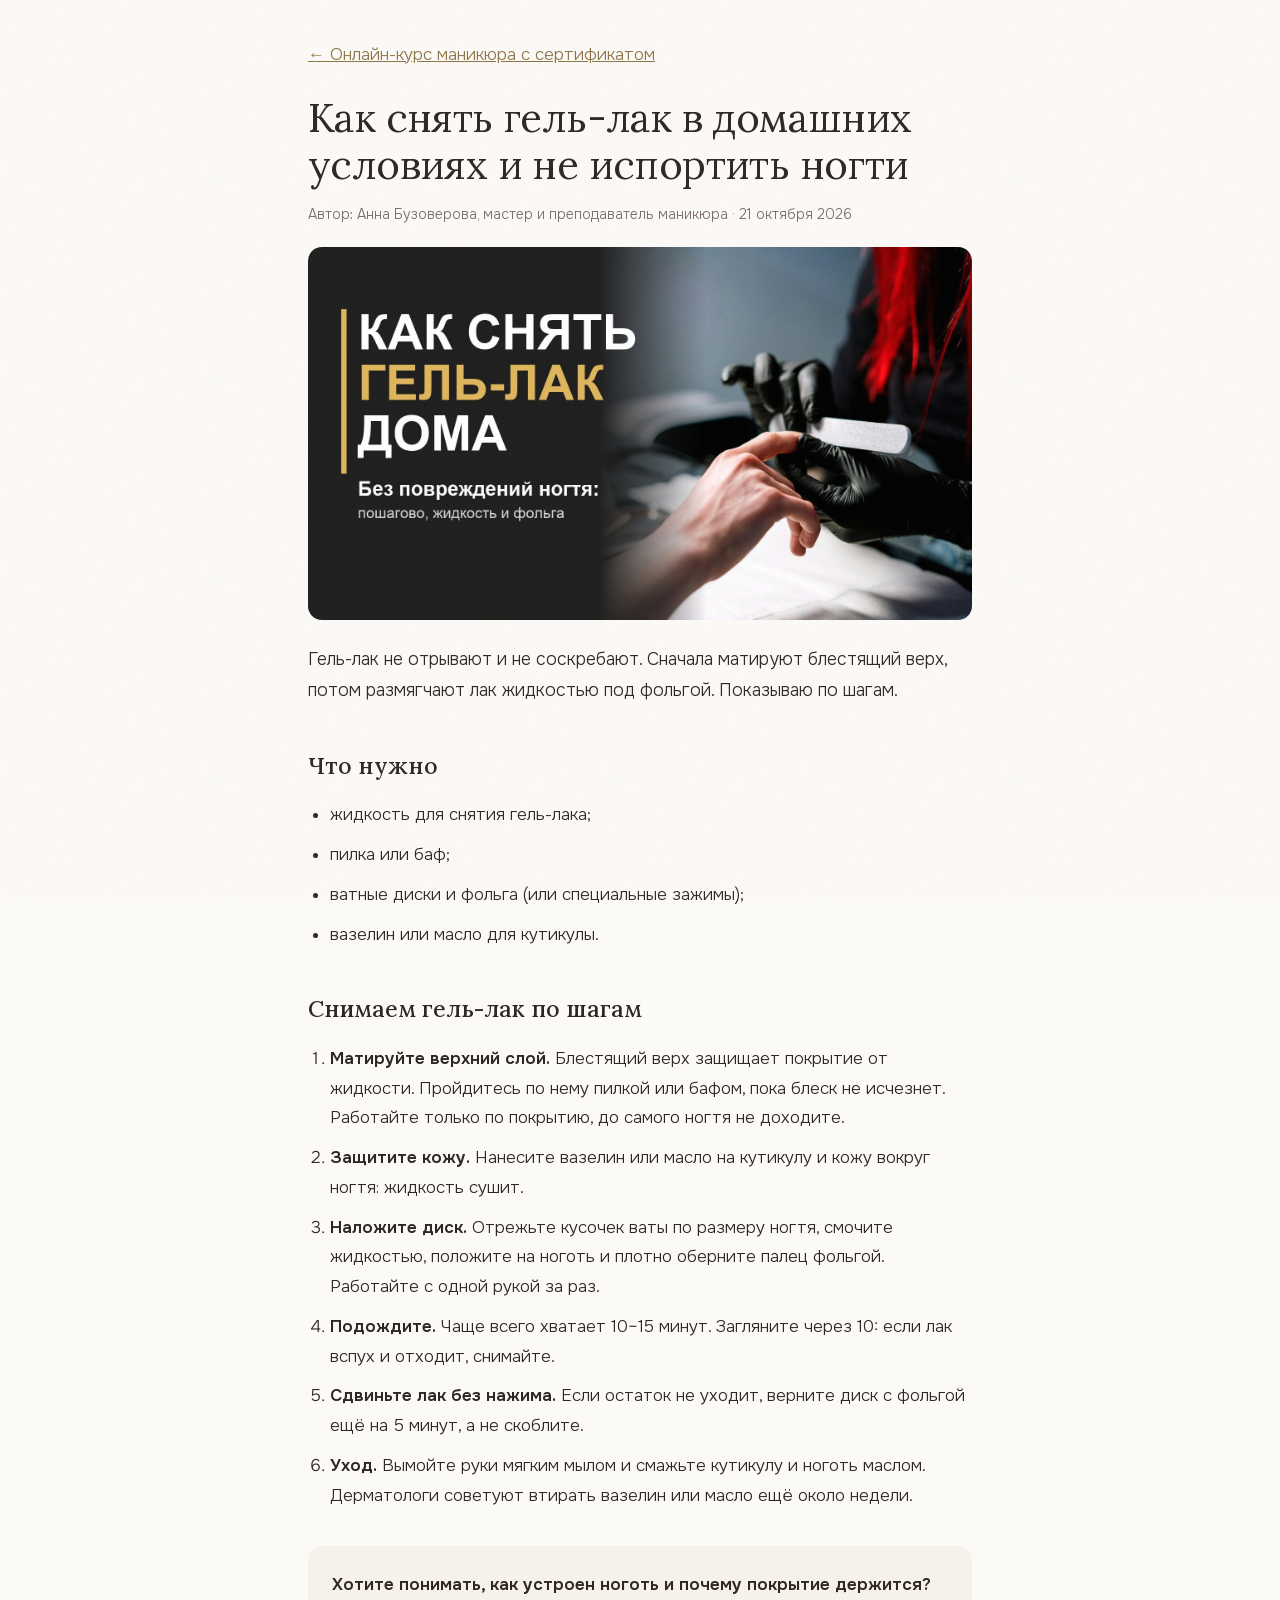
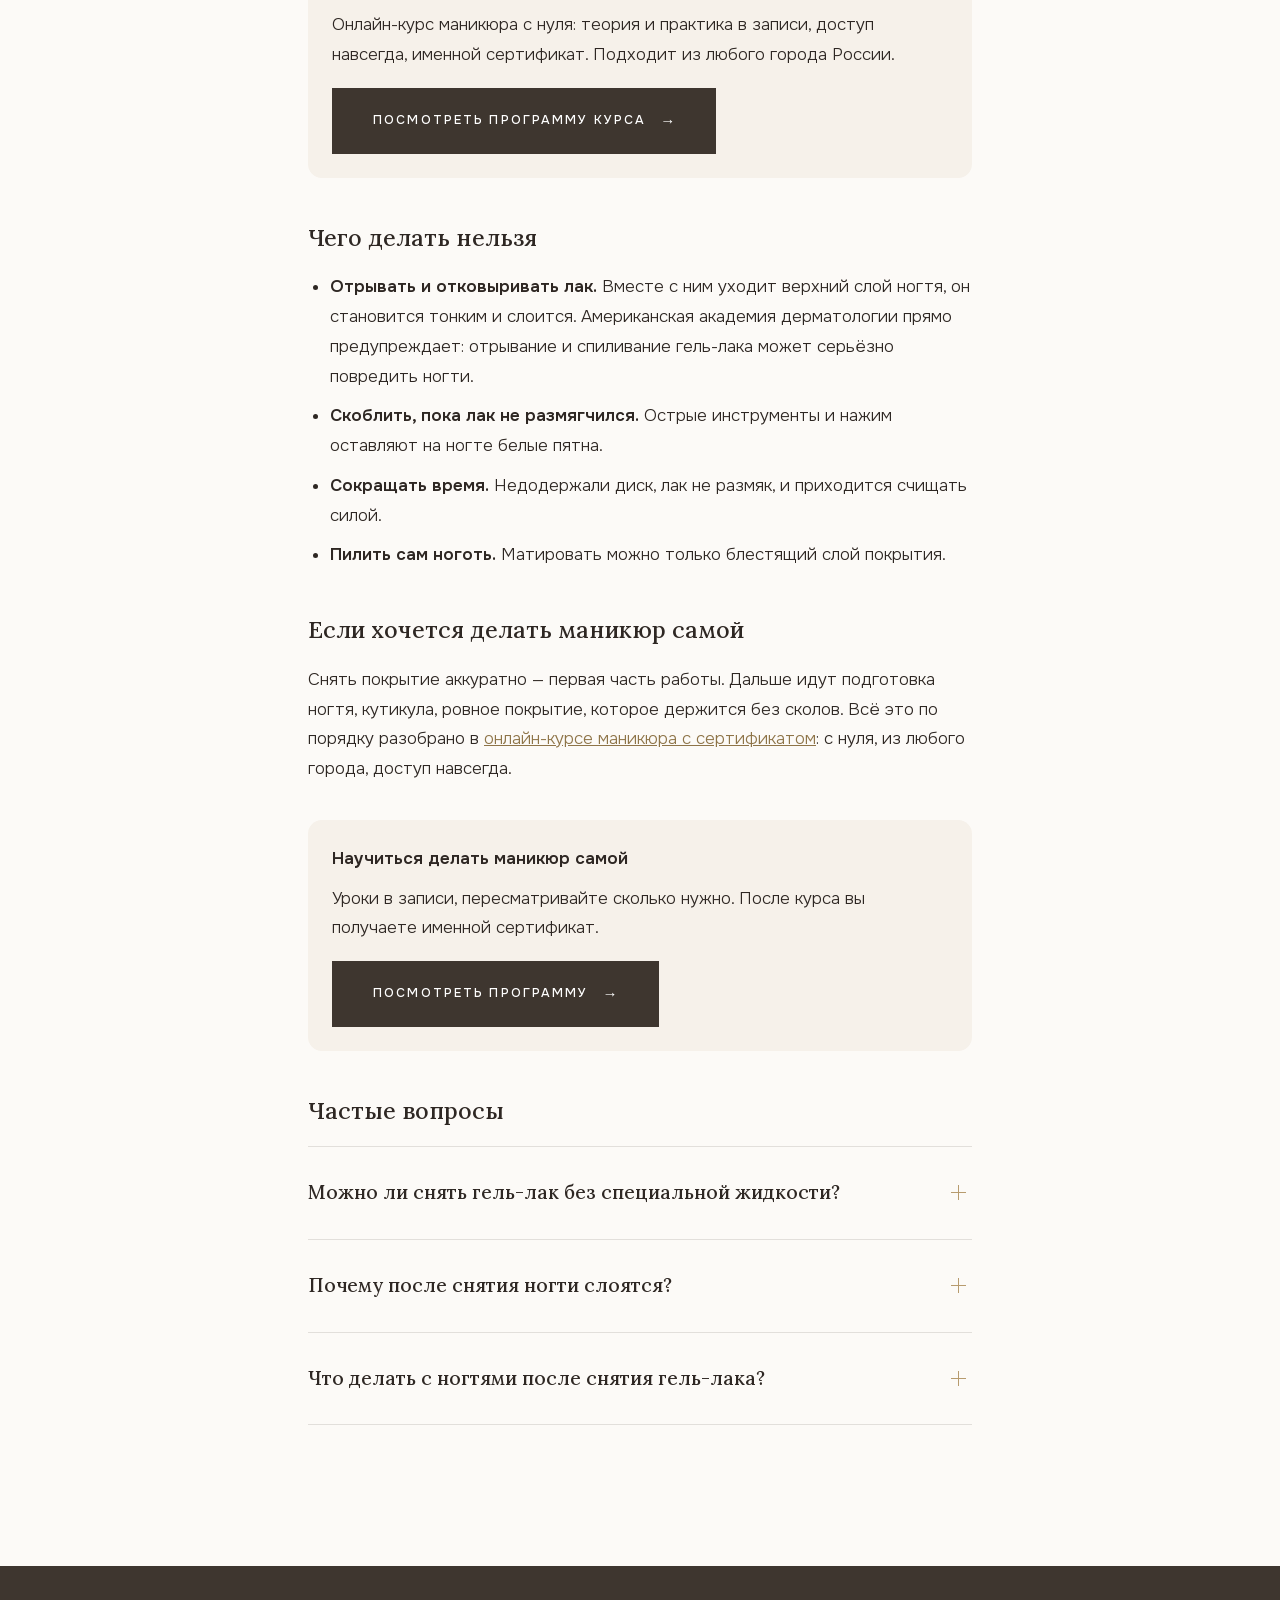
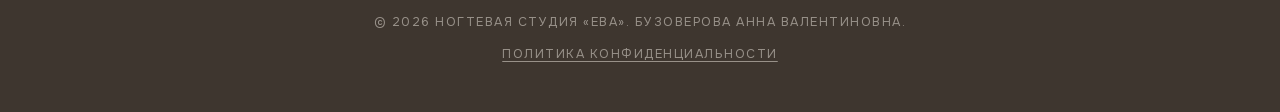
<file: blog/kak-snyat-gel-lak-doma.html>
<!DOCTYPE html>
<html lang="ru">
<head>
    <meta charset="UTF-8">
    <meta name="viewport" content="width=device-width, initial-scale=1.0">
    <title>Как снять гель-лак в домашних условиях и не испортить ногти: пошагово</title>
    <meta name="description" content="Как снять гель-лак дома жидкостью и фольгой: пошаговая инструкция от мастера, что нужно, сколько ждать и чего делать нельзя, чтобы не повредить ноготь.">
    <meta name="robots" content="index, follow">
    <link rel="canonical" href="https://eva-seversk.ru/blog/kak-snyat-gel-lak-doma.html">
    <link rel="icon" href="../assets/favicon.svg" type="image/svg+xml">
    <meta property="og:type" content="article">
    <meta property="og:locale" content="ru_RU">
    <meta property="og:title" content="Как снять гель-лак в домашних условиях и не испортить ногти">
    <meta property="og:description" content="Как снять гель-лак дома жидкостью и фольгой: пошаговая инструкция от мастера, что нужно, сколько ждать и чего делать нельзя, чтобы не повредить ноготь.">
    <meta property="og:url" content="https://eva-seversk.ru/blog/kak-snyat-gel-lak-doma.html">
    <meta property="og:image" content="https://eva-seversk.ru/assets/blog/kak-snyat-gel-lak.jpg">
    <meta property="og:site_name" content="Ногтевая студия «Ева»">
    <meta name="twitter:card" content="summary_large_image">
    <script type="application/ld+json">{"@context": "https://schema.org", "@type": "Article", "headline": "Как снять гель-лак в домашних условиях и не испортить ногти", "description": "Как снять гель-лак дома жидкостью и фольгой: пошаговая инструкция от мастера, что нужно, сколько ждать и чего делать нельзя, чтобы не повредить ноготь.", "image": "https://eva-seversk.ru/assets/blog/kak-snyat-gel-lak.jpg", "datePublished": "2026-10-21", "dateModified": "2026-10-21", "inLanguage": "ru", "author": {"@type": "Person", "name": "Анна Бузоверова", "jobTitle": "Мастер и преподаватель маникюра"}, "publisher": {"@type": "Organization", "name": "Ногтевая студия «Ева»", "url": "https://eva-seversk.ru/"}, "mainEntityOfPage": "https://eva-seversk.ru/blog/kak-snyat-gel-lak-doma.html"}</script>
    <script type="application/ld+json">{"@context": "https://schema.org", "@type": "FAQPage", "mainEntity": [{"@type": "Question", "name": "Можно ли снять гель-лак без специальной жидкости?", "acceptedAnswer": {"@type": "Answer", "text": "Лучше с жидкостью для гель-лака. Американская академия дерматологии советует чистый ацетон (100%): он работает эффективнее всего, но сильно сушит кожу, поэтому вазелин вокруг ногтя нужен."}}, {"@type": "Question", "name": "Почему после снятия ногти слоятся?", "acceptedAnswer": {"@type": "Answer", "text": "Чаще всего ноготь повредили при отрывании или грубом счищении остатков покрытия."}}, {"@type": "Question", "name": "Что делать с ногтями после снятия гель-лака?", "acceptedAnswer": {"@type": "Answer", "text": "Мыть руки мягким мылом и около недели смазывать кутикулу и ноготь маслом или вазелином."}}]}</script>
    <link rel="stylesheet" href="../css/fonts.css">
    <link rel="stylesheet" href="../css/style.css">
    <style>
        .doc { max-width: 760px; margin: 0 auto; line-height: 1.75; }
        .doc h1.section-title { display: block; max-width: none; margin: 0 0 14px; text-align: left; font-size: clamp(1.7rem, 3.2vw, 2.5rem); }
        main.section { padding-top: 40px; }
        .doc h2 { margin: 40px 0 14px; font-family: var(--display); font-weight: 500; font-size: 1.45rem; color: var(--ink); }
        .doc p, .doc li { margin-bottom: 10px; color: var(--ink); }
        .doc ul, .doc ol { padding-left: 1.3em; }
        .doc a { color: var(--gold-deep); }
        .doc .meta { color: var(--ink-soft); font-size: 14px; margin-bottom: 20px; }
        .doc .lead { font-size: 1.1rem; }
        .doc .back { display: inline-block; margin-bottom: 24px; }
        .doc .section-title::after { content: none; }
        .doc .cover { width: 100%; height: auto; border-radius: 14px; margin: 8px 0 24px; display: block; }
        .doc .cta { background: var(--pearl, #f6f1ea); border-radius: 14px; padding: 24px; margin: 36px 0; }
        .doc .cta .btn { margin-top: 8px; }
        .doc .btn { color: #fff; text-decoration: none; }
    </style>
<!-- Yandex.Metrika counter -->
    <script type="text/javascript">
        (function(m,e,t,r,i,k,a){
            m[i]=m[i]||function(){(m[i].a=m[i].a||[]).push(arguments)};
            m[i].l=1*new Date();
            for (var j = 0; j < document.scripts.length; j++) {if (document.scripts[j].src === r) { return; }}
            k=e.createElement(t),a=e.getElementsByTagName(t)[0],k.async=1,k.src=r,a.parentNode.insertBefore(k,a)
        })(window, document,'script','https://mc.yandex.ru/metrika/tag.js?id=113593756', 'ym');

        ym(113593756, 'init', {ssr:true, clickmap:true, ecommerce:"dataLayer", referrer: document.referrer, url: location.href, accurateTrackBounce:true, trackLinks:true});
    </script>
    <noscript><div><img src="https://mc.yandex.ru/watch/113593756" style="position:absolute; left:-9999px;" alt="" /></div></noscript>
    <!-- /Yandex.Metrika counter -->
    <!-- Google Analytics counter -->
    <script async src="https://www.googletagmanager.com/gtag/js?id=G-YD7Y86XEQZ"></script>
    <script>
        window.dataLayer = window.dataLayer || [];
        function gtag(){dataLayer.push(arguments);}
        gtag('js', new Date());
        gtag('config', 'G-YD7Y86XEQZ');
    </script>
    <!-- /Google Analytics counter -->
</head>
<body>
    <main class="section">
        <article class="container doc">
            <a class="back" href="../onlayn-kurs.html">← Онлайн-курс маникюра с сертификатом</a>
            <h1 class="section-title">Как снять гель-лак в домашних условиях и не испортить ногти</h1>
            <p class="meta">Автор: Анна Бузоверова, мастер и преподаватель маникюра · 21 октября 2026</p>
            <img class="cover" src="../assets/blog/kak-snyat-gel-lak.jpg" alt="Как снять гель-лак дома: мастер матирует покрытие пилкой" width="1600" height="900" fetchpriority="high">
            <p class="lead">Гель-лак не отрывают и не соскребают. Сначала матируют блестящий верх, потом размягчают лак жидкостью под фольгой. Показываю по шагам.</p>

            <h2>Что нужно</h2>
            <ul>
                <li>жидкость для снятия гель-лака;</li>
                <li>пилка или баф;</li>
                <li>ватные диски и фольга (или специальные зажимы);</li>
                <li>вазелин или масло для кутикулы.</li>
            </ul>

            <h2>Снимаем гель-лак по шагам</h2>
            <ol>
                <li><b>Матируйте верхний слой.</b> Блестящий верх защищает покрытие от жидкости. Пройдитесь по нему пилкой или бафом, пока блеск не исчезнет. Работайте только по покрытию, до самого ногтя не доходите.</li>
                <li><b>Защитите кожу.</b> Нанесите вазелин или масло на кутикулу и кожу вокруг ногтя: жидкость сушит.</li>
                <li><b>Наложите диск.</b> Отрежьте кусочек ваты по размеру ногтя, смочите жидкостью, положите на ноготь и плотно оберните палец фольгой. Работайте с одной рукой за раз.</li>
                <li><b>Подождите.</b> Чаще всего хватает 10–15 минут. Загляните через 10: если лак вспух и отходит, снимайте.</li>
                <li><b>Сдвиньте лак без нажима.</b> Если остаток не уходит, верните диск с фольгой ещё на 5 минут, а не скоблите.</li>
                <li><b>Уход.</b> Вымойте руки мягким мылом и смажьте кутикулу и ноготь маслом. Дерматологи советуют втирать вазелин или масло ещё около недели.</li>
            </ol>

            <div class="cta"><p><b>Хотите понимать, как устроен ноготь и почему покрытие держится?</b></p><p>Онлайн-курс маникюра с нуля: теория и практика в записи, доступ навсегда, именной сертификат. Подходит из любого города России.</p><a class="btn btn-primary" href="../onlayn-kurs.html">Посмотреть программу курса</a></div>

            <h2>Чего делать нельзя</h2>
            <ul>
                <li><b>Отрывать и отковыривать лак.</b> Вместе с ним уходит верхний слой ногтя, он становится тонким и слоится. Американская академия дерматологии прямо предупреждает: отрывание и спиливание гель-лака может серьёзно повредить ногти.</li>
                <li><b>Скоблить, пока лак не размягчился.</b> Острые инструменты и нажим оставляют на ногте белые пятна.</li>
                <li><b>Сокращать время.</b> Недодержали диск, лак не размяк, и приходится счищать силой.</li>
                <li><b>Пилить сам ноготь.</b> Матировать можно только блестящий слой покрытия.</li>
            </ul>

            <h2>Если хочется делать маникюр самой</h2>
            <p>Снять покрытие аккуратно — первая часть работы. Дальше идут подготовка ногтя, кутикула, ровное покрытие, которое держится без сколов. Всё это по порядку разобрано в <a href="../onlayn-kurs.html">онлайн-курсе маникюра с сертификатом</a>: с нуля, из любого города, доступ навсегда.</p>
            <div class="cta"><p><b>Научиться делать маникюр самой</b></p><p>Уроки в записи, пересматривайте сколько нужно. После курса вы получаете именной сертификат.</p><a class="btn btn-primary" href="../onlayn-kurs.html">Посмотреть программу</a></div>

            <h2>Частые вопросы</h2>
            <div class="faq"><details class="faq-item"><summary>Можно ли снять гель-лак без специальной жидкости?</summary><p>Лучше с жидкостью для гель-лака. Американская академия дерматологии советует чистый ацетон (100%): он работает эффективнее всего, но сильно сушит кожу, поэтому вазелин вокруг ногтя нужен.</p></details><details class="faq-item"><summary>Почему после снятия ногти слоятся?</summary><p>Чаще всего ноготь повредили при отрывании или грубом счищении остатков покрытия.</p></details><details class="faq-item"><summary>Что делать с ногтями после снятия гель-лака?</summary><p>Мыть руки мягким мылом и около недели смазывать кутикулу и ноготь маслом или вазелином.</p></details></div>
        </article>
    </main>
    <footer class="footer">
        <div class="container">
            <p>© 2026 Ногтевая студия «Ева». Бузоверова Анна Валентиновна.</p>
            <p><a href="../politika.html">Политика конфиденциальности</a></p>
        </div>
    </footer>
</body>
</html>
</file>
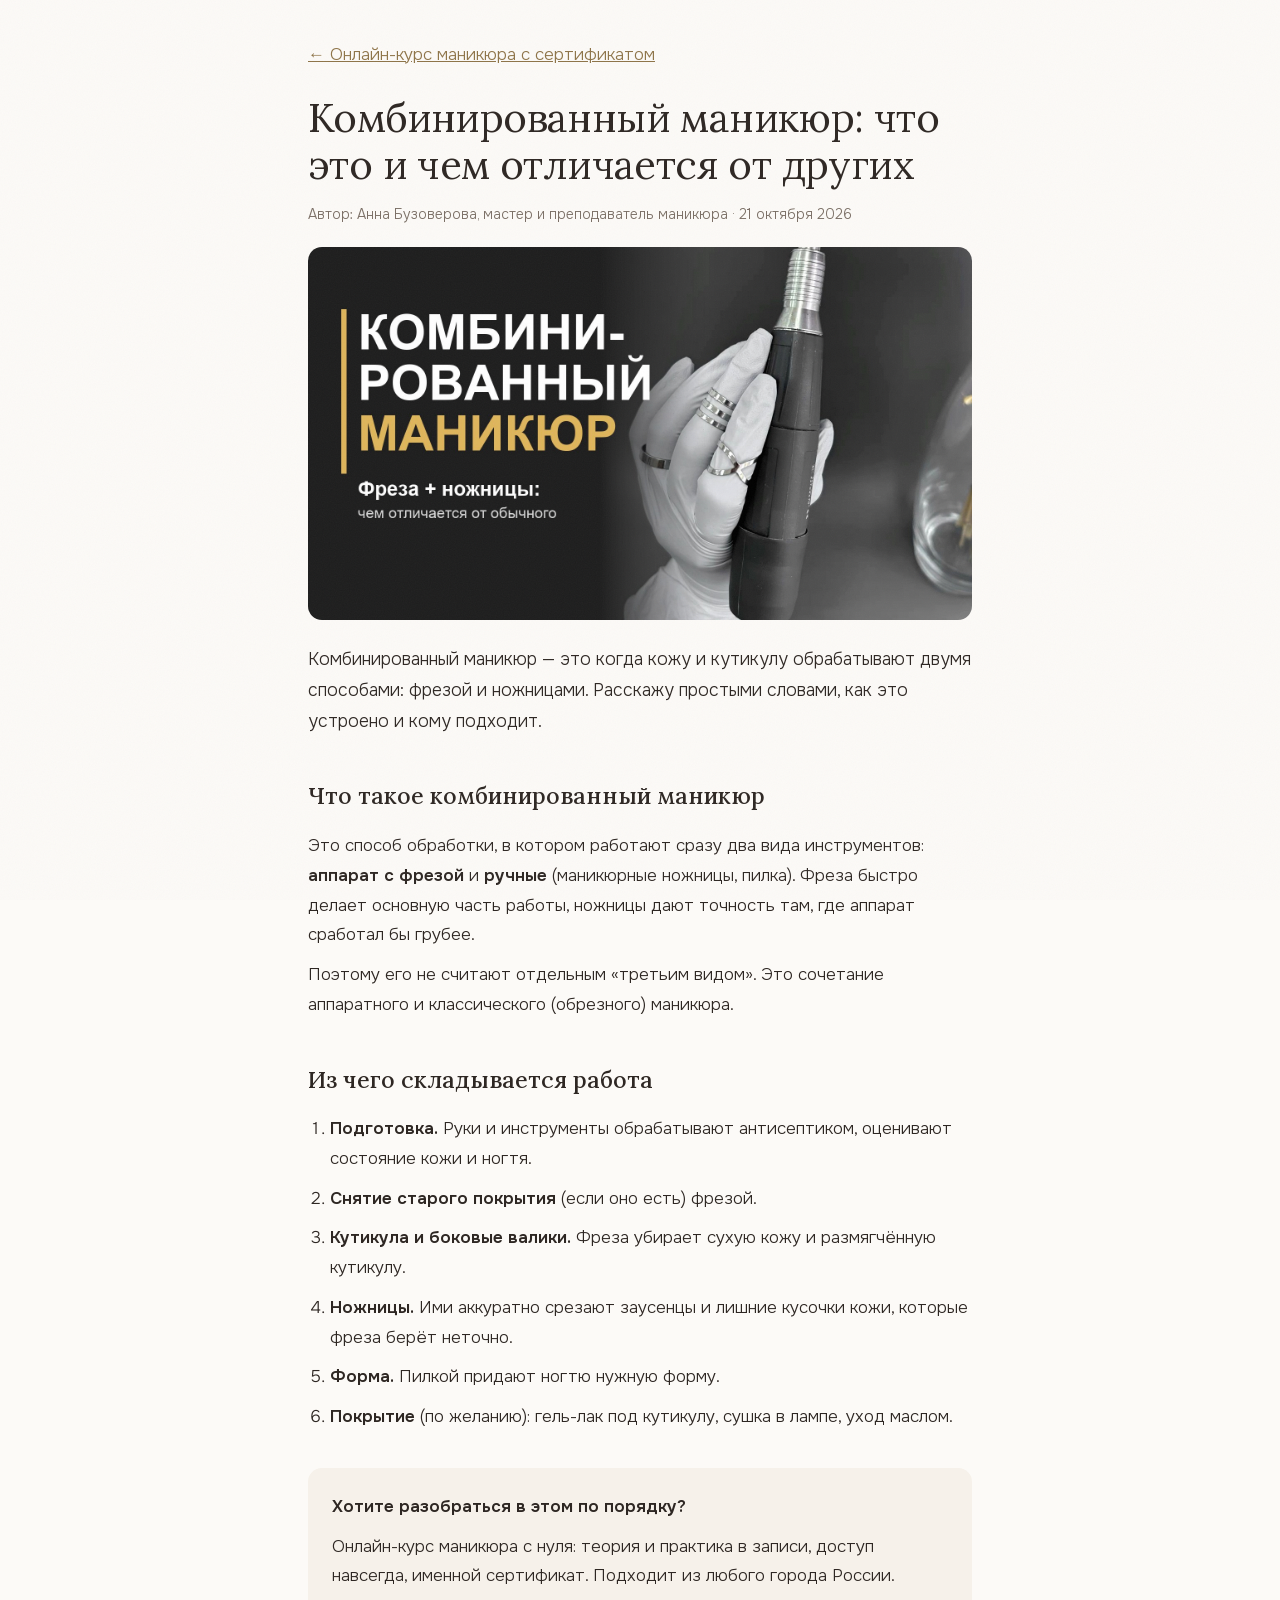
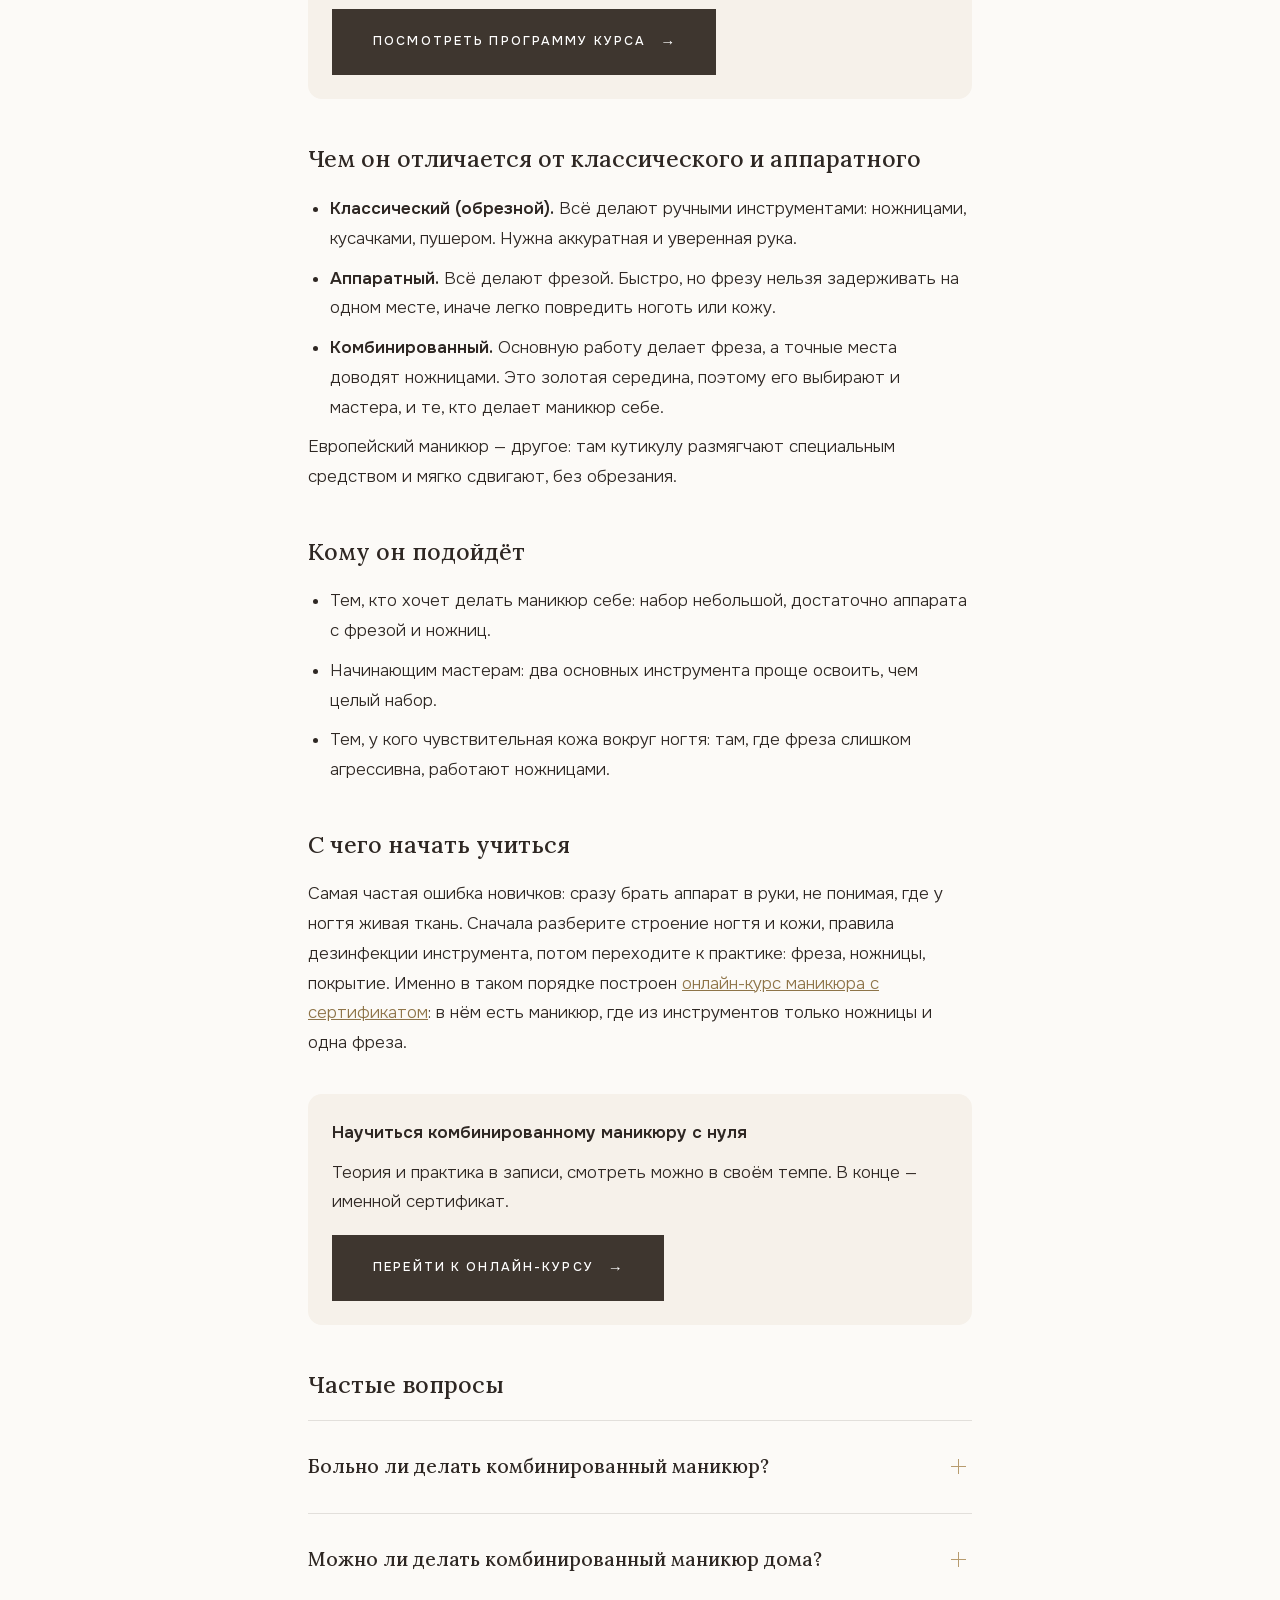
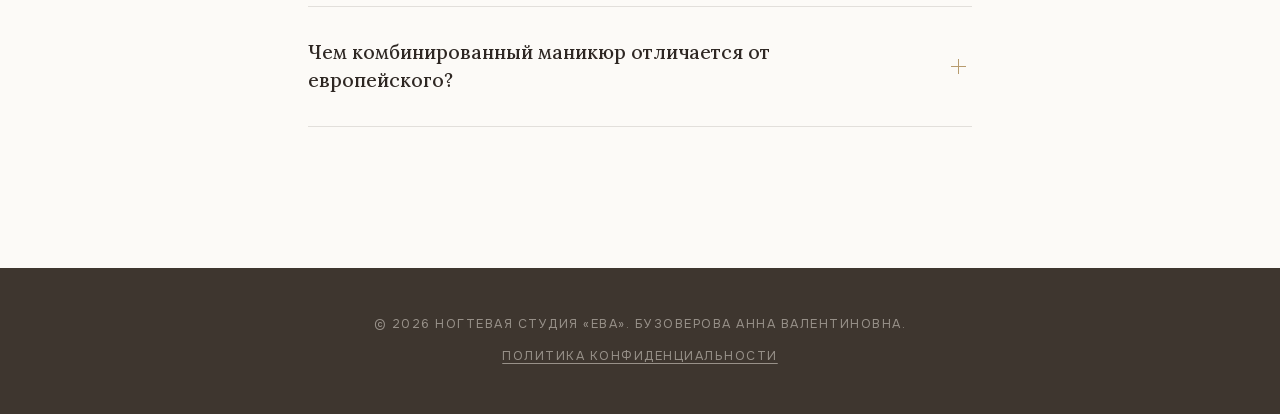
<file: blog/kombinirovannyy-manikyur.html>
<!DOCTYPE html>
<html lang="ru">
<head>
    <meta charset="UTF-8">
    <meta name="viewport" content="width=device-width, initial-scale=1.0">
    <title>Комбинированный маникюр: что это, как делают и чем отличается от других</title>
    <meta name="description" content="Комбинированный маникюр — это работа фрезой и ножницами. Объясняет мастер: из чего складывается, чем отличается от аппаратного, классического и европейского, кому подходит.">
    <meta name="robots" content="index, follow">
    <link rel="canonical" href="https://eva-seversk.ru/blog/kombinirovannyy-manikyur.html">
    <link rel="icon" href="../assets/favicon.svg" type="image/svg+xml">
    <meta property="og:type" content="article">
    <meta property="og:locale" content="ru_RU">
    <meta property="og:title" content="Комбинированный маникюр: что это и чем отличается от других">
    <meta property="og:description" content="Комбинированный маникюр — это работа фрезой и ножницами. Объясняет мастер: из чего складывается, чем отличается от аппаратного, классического и европейского, кому подходит.">
    <meta property="og:url" content="https://eva-seversk.ru/blog/kombinirovannyy-manikyur.html">
    <meta property="og:image" content="https://eva-seversk.ru/assets/blog/kombinirovannyy-manikyur.jpg">
    <meta property="og:site_name" content="Ногтевая студия «Ева»">
    <meta name="twitter:card" content="summary_large_image">
    <script type="application/ld+json">{"@context": "https://schema.org", "@type": "Article", "headline": "Комбинированный маникюр: что это и чем отличается от других", "description": "Комбинированный маникюр — это работа фрезой и ножницами. Объясняет мастер: из чего складывается, чем отличается от аппаратного, классического и европейского, кому подходит.", "image": "https://eva-seversk.ru/assets/blog/kombinirovannyy-manikyur.jpg", "datePublished": "2026-10-21", "dateModified": "2026-10-21", "inLanguage": "ru", "author": {"@type": "Person", "name": "Анна Бузоверова", "jobTitle": "Мастер и преподаватель маникюра"}, "publisher": {"@type": "Organization", "name": "Ногтевая студия «Ева»", "url": "https://eva-seversk.ru/"}, "mainEntityOfPage": "https://eva-seversk.ru/blog/kombinirovannyy-manikyur.html"}</script>
    <script type="application/ld+json">{"@context": "https://schema.org", "@type": "FAQPage", "mainEntity": [{"@type": "Question", "name": "Больно ли делать комбинированный маникюр?", "acceptedAnswer": {"@type": "Answer", "text": "При правильной работе нет. Больно бывает, если фрезу держат на одном месте или задевают живую кожу."}}, {"@type": "Question", "name": "Можно ли делать комбинированный маникюр дома?", "acceptedAnswer": {"@type": "Answer", "text": "Да, если есть аппарат с фрезой, ножницы и понимание, что именно нельзя трогать. Начните с теории, а не с практики наугад."}}, {"@type": "Question", "name": "Чем комбинированный маникюр отличается от европейского?", "acceptedAnswer": {"@type": "Answer", "text": "Европейский — это мягкая обработка кутикулы без обрезания, обычно специальным средством и палочкой. Комбинированный работает инструментами: фрезой и ножницами."}}]}</script>
    <link rel="stylesheet" href="../css/fonts.css">
    <link rel="stylesheet" href="../css/style.css">
    <style>
        .doc { max-width: 760px; margin: 0 auto; line-height: 1.75; }
        .doc h1.section-title { display: block; max-width: none; margin: 0 0 14px; text-align: left; font-size: clamp(1.7rem, 3.2vw, 2.5rem); }
        main.section { padding-top: 40px; }
        .doc h2 { margin: 40px 0 14px; font-family: var(--display); font-weight: 500; font-size: 1.45rem; color: var(--ink); }
        .doc p, .doc li { margin-bottom: 10px; color: var(--ink); }
        .doc ul, .doc ol { padding-left: 1.3em; }
        .doc a { color: var(--gold-deep); }
        .doc .meta { color: var(--ink-soft); font-size: 14px; margin-bottom: 20px; }
        .doc .lead { font-size: 1.1rem; }
        .doc .back { display: inline-block; margin-bottom: 24px; }
        .doc .section-title::after { content: none; }
        .doc .cover { width: 100%; height: auto; border-radius: 14px; margin: 8px 0 24px; display: block; }
        .doc .cta { background: var(--pearl, #f6f1ea); border-radius: 14px; padding: 24px; margin: 36px 0; }
        .doc .cta .btn { margin-top: 8px; }
        .doc .btn { color: #fff; text-decoration: none; }
    </style>
<!-- Yandex.Metrika counter -->
    <script type="text/javascript">
        (function(m,e,t,r,i,k,a){
            m[i]=m[i]||function(){(m[i].a=m[i].a||[]).push(arguments)};
            m[i].l=1*new Date();
            for (var j = 0; j < document.scripts.length; j++) {if (document.scripts[j].src === r) { return; }}
            k=e.createElement(t),a=e.getElementsByTagName(t)[0],k.async=1,k.src=r,a.parentNode.insertBefore(k,a)
        })(window, document,'script','https://mc.yandex.ru/metrika/tag.js?id=113593756', 'ym');

        ym(113593756, 'init', {ssr:true, clickmap:true, ecommerce:"dataLayer", referrer: document.referrer, url: location.href, accurateTrackBounce:true, trackLinks:true});
    </script>
    <noscript><div><img src="https://mc.yandex.ru/watch/113593756" style="position:absolute; left:-9999px;" alt="" /></div></noscript>
    <!-- /Yandex.Metrika counter -->
    <!-- Google Analytics counter -->
    <script async src="https://www.googletagmanager.com/gtag/js?id=G-YD7Y86XEQZ"></script>
    <script>
        window.dataLayer = window.dataLayer || [];
        function gtag(){dataLayer.push(arguments);}
        gtag('js', new Date());
        gtag('config', 'G-YD7Y86XEQZ');
    </script>
    <!-- /Google Analytics counter -->
</head>
<body>
    <main class="section">
        <article class="container doc">
            <a class="back" href="../onlayn-kurs.html">← Онлайн-курс маникюра с сертификатом</a>
            <h1 class="section-title">Комбинированный маникюр: что это и чем отличается от других</h1>
            <p class="meta">Автор: Анна Бузоверова, мастер и преподаватель маникюра · 21 октября 2026</p>
            <img class="cover" src="../assets/blog/kombinirovannyy-manikyur.jpg" alt="Комбинированный маникюр: рука в перчатке с аппаратом и фрезой" width="1600" height="900" fetchpriority="high">
            <p class="lead">Комбинированный маникюр — это когда кожу и кутикулу обрабатывают двумя способами: фрезой и ножницами. Расскажу простыми словами, как это устроено и кому подходит.</p>

            <h2>Что такое комбинированный маникюр</h2>
            <p>Это способ обработки, в котором работают сразу два вида инструментов: <b>аппарат с фрезой</b> и <b>ручные</b> (маникюрные ножницы, пилка). Фреза быстро делает основную часть работы, ножницы дают точность там, где аппарат сработал бы грубее.</p>
            <p>Поэтому его не считают отдельным «третьим видом». Это сочетание аппаратного и классического (обрезного) маникюра.</p>

            <h2>Из чего складывается работа</h2>
            <ol>
                <li><b>Подготовка.</b> Руки и инструменты обрабатывают антисептиком, оценивают состояние кожи и ногтя.</li>
                <li><b>Снятие старого покрытия</b> (если оно есть) фрезой.</li>
                <li><b>Кутикула и боковые валики.</b> Фреза убирает сухую кожу и размягчённую кутикулу.</li>
                <li><b>Ножницы.</b> Ими аккуратно срезают заусенцы и лишние кусочки кожи, которые фреза берёт неточно.</li>
                <li><b>Форма.</b> Пилкой придают ногтю нужную форму.</li>
                <li><b>Покрытие</b> (по желанию): гель-лак под кутикулу, сушка в лампе, уход маслом.</li>
            </ol>

            <div class="cta"><p><b>Хотите разобраться в этом по порядку?</b></p><p>Онлайн-курс маникюра с нуля: теория и практика в записи, доступ навсегда, именной сертификат. Подходит из любого города России.</p><a class="btn btn-primary" href="../onlayn-kurs.html">Посмотреть программу курса</a></div>

            <h2>Чем он отличается от классического и аппаратного</h2>
            <ul>
                <li><b>Классический (обрезной).</b> Всё делают ручными инструментами: ножницами, кусачками, пушером. Нужна аккуратная и уверенная рука.</li>
                <li><b>Аппаратный.</b> Всё делают фрезой. Быстро, но фрезу нельзя задерживать на одном месте, иначе легко повредить ноготь или кожу.</li>
                <li><b>Комбинированный.</b> Основную работу делает фреза, а точные места доводят ножницами. Это золотая середина, поэтому его выбирают и мастера, и те, кто делает маникюр себе.</li>
            </ul>
            <p>Европейский маникюр — другое: там кутикулу размягчают специальным средством и мягко сдвигают, без обрезания.</p>

            <h2>Кому он подойдёт</h2>
            <ul>
                <li>Тем, кто хочет делать маникюр себе: набор небольшой, достаточно аппарата с фрезой и ножниц.</li>
                <li>Начинающим мастерам: два основных инструмента проще освоить, чем целый набор.</li>
                <li>Тем, у кого чувствительная кожа вокруг ногтя: там, где фреза слишком агрессивна, работают ножницами.</li>
            </ul>

            <h2>С чего начать учиться</h2>
            <p>Самая частая ошибка новичков: сразу брать аппарат в руки, не понимая, где у ногтя живая ткань. Сначала разберите строение ногтя и кожи, правила дезинфекции инструмента, потом переходите к практике: фреза, ножницы, покрытие. Именно в таком порядке построен <a href="../onlayn-kurs.html">онлайн-курс маникюра с сертификатом</a>: в нём есть маникюр, где из инструментов только ножницы и одна фреза.</p>
            <div class="cta"><p><b>Научиться комбинированному маникюру с нуля</b></p><p>Теория и практика в записи, смотреть можно в своём темпе. В конце — именной сертификат.</p><a class="btn btn-primary" href="../onlayn-kurs.html">Перейти к онлайн-курсу</a></div>

            <h2>Частые вопросы</h2>
            <div class="faq"><details class="faq-item"><summary>Больно ли делать комбинированный маникюр?</summary><p>При правильной работе нет. Больно бывает, если фрезу держат на одном месте или задевают живую кожу.</p></details><details class="faq-item"><summary>Можно ли делать комбинированный маникюр дома?</summary><p>Да, если есть аппарат с фрезой, ножницы и понимание, что именно нельзя трогать. Начните с теории, а не с практики наугад.</p></details><details class="faq-item"><summary>Чем комбинированный маникюр отличается от европейского?</summary><p>Европейский — это мягкая обработка кутикулы без обрезания, обычно специальным средством и палочкой. Комбинированный работает инструментами: фрезой и ножницами.</p></details></div>
        </article>
    </main>
    <footer class="footer">
        <div class="container">
            <p>© 2026 Ногтевая студия «Ева». Бузоверова Анна Валентиновна.</p>
            <p><a href="../politika.html">Политика конфиденциальности</a></p>
        </div>
    </footer>
</body>
</html>
</file>
<file: css/fonts.css>
/* Шрифты Lora и Onest лежат на самом сайте — без загрузки с Google.
   Скачаны 08.10.2026: кириллица, латиница и latin-ext (в нём знак ₽). */
@font-face {
  font-family: 'Lora';
  font-style: italic;
  font-weight: 400 500;
  font-display: swap;
  src: url(../fonts/lora-italic-cyrillic.woff2) format('woff2');
  unicode-range: U+0301, U+0400-045F, U+0490-0491, U+04B0-04B1, U+2116;
}
@font-face {
  font-family: 'Lora';
  font-style: italic;
  font-weight: 400 500;
  font-display: swap;
  src: url(../fonts/lora-italic-latin-ext.woff2) format('woff2');
  unicode-range: U+0100-02BA, U+02BD-02C5, U+02C7-02CC, U+02CE-02D7, U+02DD-02FF, U+0304, U+0308, U+0329, U+1D00-1DBF, U+1E00-1E9F, U+1EF2-1EFF, U+2020, U+20A0-20AB, U+20AD-20C4, U+2113, U+2C60-2C7F, U+A720-A7FF;
}
@font-face {
  font-family: 'Lora';
  font-style: italic;
  font-weight: 400 500;
  font-display: swap;
  src: url(../fonts/lora-italic-latin.woff2) format('woff2');
  unicode-range: U+0000-00FF, U+0131, U+0152-0153, U+02BB-02BC, U+02C6, U+02DA, U+02DC, U+0304, U+0308, U+0329, U+2000-206F, U+20AC, U+2122, U+2191, U+2193, U+2212, U+2215, U+FEFF, U+FFFD;
}
@font-face {
  font-family: 'Lora';
  font-style: normal;
  font-weight: 400 600;
  font-display: swap;
  src: url(../fonts/lora-normal-cyrillic.woff2) format('woff2');
  unicode-range: U+0301, U+0400-045F, U+0490-0491, U+04B0-04B1, U+2116;
}
@font-face {
  font-family: 'Lora';
  font-style: normal;
  font-weight: 400 600;
  font-display: swap;
  src: url(../fonts/lora-normal-latin-ext.woff2) format('woff2');
  unicode-range: U+0100-02BA, U+02BD-02C5, U+02C7-02CC, U+02CE-02D7, U+02DD-02FF, U+0304, U+0308, U+0329, U+1D00-1DBF, U+1E00-1E9F, U+1EF2-1EFF, U+2020, U+20A0-20AB, U+20AD-20C4, U+2113, U+2C60-2C7F, U+A720-A7FF;
}
@font-face {
  font-family: 'Lora';
  font-style: normal;
  font-weight: 400 600;
  font-display: swap;
  src: url(../fonts/lora-normal-latin.woff2) format('woff2');
  unicode-range: U+0000-00FF, U+0131, U+0152-0153, U+02BB-02BC, U+02C6, U+02DA, U+02DC, U+0304, U+0308, U+0329, U+2000-206F, U+20AC, U+2122, U+2191, U+2193, U+2212, U+2215, U+FEFF, U+FFFD;
}
@font-face {
  font-family: 'Onest';
  font-style: normal;
  font-weight: 300 600;
  font-display: swap;
  src: url(../fonts/onest-normal-cyrillic.woff2) format('woff2');
  unicode-range: U+0301, U+0400-045F, U+0490-0491, U+04B0-04B1, U+2116;
}
@font-face {
  font-family: 'Onest';
  font-style: normal;
  font-weight: 300 600;
  font-display: swap;
  src: url(../fonts/onest-normal-latin-ext.woff2) format('woff2');
  unicode-range: U+0100-02BA, U+02BD-02C5, U+02C7-02CC, U+02CE-02D7, U+02DD-02FF, U+0304, U+0308, U+0329, U+1D00-1DBF, U+1E00-1E9F, U+1EF2-1EFF, U+2020, U+20A0-20AB, U+20AD-20C4, U+2113, U+2C60-2C7F, U+A720-A7FF;
}
@font-face {
  font-family: 'Onest';
  font-style: normal;
  font-weight: 300 600;
  font-display: swap;
  src: url(../fonts/onest-normal-latin.woff2) format('woff2');
  unicode-range: U+0000-00FF, U+0131, U+0152-0153, U+02BB-02BC, U+02C6, U+02DA, U+02DC, U+0304, U+0308, U+0329, U+2000-206F, U+20AC, U+2122, U+2191, U+2193, U+2212, U+2215, U+FEFF, U+FFFD;
}
</file>
<file: css/style.css>
/* =========================================================
   Ногтевая студия «Ева» — курсы маникюра
   Визуальная тема: «Фарфор и шампань» (нежный премиум)
   Настроение по референсу Milou Jewelry:
   тонкая дидон-типографика, волосяные линии, искра ✦,
   арки и круги, много воздуха, благородное золото.
   ========================================================= */

:root {
    /* --- Фоны: тёплые пастельные --- */
    --porcelain:   #FCFAF7;   /* фарфор — основной фон */
    --shell:       #F6F0E9;   /* раковина — тёплая полоса */
    --blush:       #F3E7E2;   /* пудра — розовая полоса */
    --blush-deep:  #EBD9D2;
    --mocha:       #3E362F;   /* тёмный акцент (форма, подвал) */
    --mocha-soft:  #4B423A;

    /* --- Золото --- */
    --gold:        #B79B6E;
    --gold-light:  #D8C4A0;
    --gold-deep:   #8E7448;

    /* --- Текст --- */
    --ink:         #2E2723;
    --ink-soft:    #7A6E64;
    --ink-faint:   #A79B90;
    --on-dark:     #F2EBE3;

    /* --- Линии и тени --- */
    --line:        rgba(46, 39, 35, 0.13);
    --line-soft:   rgba(46, 39, 35, 0.07);
    --line-gold:   rgba(183, 155, 110, 0.42);
    --shadow-soft: 0 24px 60px -32px rgba(62, 54, 47, 0.28);
    --shadow-lift: 0 34px 70px -30px rgba(62, 54, 47, 0.34);

    /* --- Типографика --- */
    --display: "Lora", Georgia, serif;
    --mark:    "Lora", Georgia, serif;
    --body:    "Onest", "Segoe UI", sans-serif;

    /* --- Ритм --- */
    --gutter: clamp(20px, 5vw, 48px);
    --pad-y:  clamp(76px, 11vw, 148px);

    /* --- Искра ✦ --- */
    --spark: url("data:image/svg+xml,%3Csvg xmlns='http://www.w3.org/2000/svg' viewBox='0 0 24 24'%3E%3Cpath d='M12 0C12 6.6 17.4 12 24 12 17.4 12 12 17.4 12 24 12 17.4 6.6 12 0 12 6.6 12 12 6.6 12 0Z' fill='%23B79B6E'/%3E%3C/svg%3E");
    --spark-light: url("data:image/svg+xml,%3Csvg xmlns='http://www.w3.org/2000/svg' viewBox='0 0 24 24'%3E%3Cpath d='M12 0C12 6.6 17.4 12 24 12 17.4 12 12 17.4 12 24 12 17.4 6.6 12 0 12 6.6 12 12 6.6 12 0Z' fill='%23D8C4A0'/%3E%3C/svg%3E");
}

/* ===== БАЗА ===== */
*, *::before, *::after { margin: 0; padding: 0; box-sizing: border-box; }

html {
    scroll-behavior: smooth;
    -webkit-text-size-adjust: 100%;
}

body {
    counter-reset: sec;
    font-family: var(--body);
    font-weight: 300;
    font-size: clamp(17px, 1.25vw, 19px);
    line-height: 1.75;
    color: var(--ink);
    background: var(--porcelain);
    -webkit-font-smoothing: antialiased;
    overflow-x: hidden;
}

/* Зерно — едва заметная фактура бумаги поверх всей страницы */
body::after {
    content: "";
    position: fixed;
    inset: 0;
    z-index: 9999;
    pointer-events: none;
    opacity: .038;
    background-image: url("data:image/svg+xml,%3Csvg xmlns='http://www.w3.org/2000/svg' width='200' height='200'%3E%3Cfilter id='n'%3E%3CfeTurbulence type='fractalNoise' baseFrequency='0.85' numOctaves='4'/%3E%3C/filter%3E%3Crect width='200' height='200' filter='url(%23n)'/%3E%3C/svg%3E");
}

::selection { background: var(--gold-light); color: var(--ink); }

:focus-visible {
    outline: 1px solid var(--gold);
    outline-offset: 4px;
}

img { max-width: 100%; display: block; }

.container {
    width: 100%;
    max-width: 1180px;
    margin: 0 auto;
    padding: 0 var(--gutter);
}

/* ===== КНОПКИ ===== */
.btn {
    --btn-bg: var(--mocha);
    --btn-fg: var(--on-dark);
    --btn-bd: var(--mocha);
    position: relative;
    display: inline-flex;
    align-items: center;
    gap: 14px;
    padding: 19px 40px;
    border: 1px solid var(--btn-bd);
    background: var(--btn-bg);
    color: var(--btn-fg);
    font-family: var(--body);
    font-size: 12.5px;
    font-weight: 500;
    letter-spacing: .17em;
    text-transform: uppercase;
    text-decoration: none;
    cursor: pointer;
    overflow: hidden;
    transition: color .5s ease, border-color .5s ease, transform .5s ease;
}

.btn::before {
    content: "";
    position: absolute;
    inset: 0;
    background: var(--gold);
    transform: scaleX(0);
    transform-origin: left;
    transition: transform .55s cubic-bezier(.4, 0, .2, 1);
    z-index: -1;
}

.btn::after {
    content: "→";
    font-size: 15px;
    letter-spacing: 0;
    transition: transform .45s cubic-bezier(.4, 0, .2, 1);
}

.btn:hover::before { transform: scaleX(1); }
.btn:hover::after  { transform: translateX(6px); }
.btn:hover { color: var(--porcelain); border-color: var(--gold); }
.btn:active { transform: translateY(1px); }

/* текст кнопки поверх заливки */
.btn { isolation: isolate; }

.btn-outline {
    --btn-bg: transparent;
    --btn-fg: var(--gold-deep);
    --btn-bd: var(--line-gold);
}

/* ===== СЕКЦИИ ===== */
.section {
    counter-increment: sec;
    position: relative;
    padding: var(--pad-y) 0;
    background: var(--porcelain);
    scroll-margin-top: 40px;
}

.section-pearl { background: var(--shell); }
.section-white { background: var(--blush); }

/* Тонкая золотая нить между секциями */
.section + .section::before {
    content: "";
    position: absolute;
    top: 0; left: 50%;
    width: min(1180px, 100% - var(--gutter) * 2);
    height: 1px;
    transform: translateX(-50%);
    background: linear-gradient(90deg, transparent, var(--line-gold) 22%, var(--line-gold) 78%, transparent);
}

/* ===== ЗАГОЛОВОК СЕКЦИИ =====
   Порядок в вёрстке: текст + .title-accent.
   column-reverse ставит наверх номер (::after), затем надпись, затем крупный заголовок. */
.section-title {
    display: flex;
    flex-direction: column-reverse;
    align-items: center;
    text-align: center;
    gap: 18px;
    max-width: 20ch;
    margin: 0 auto clamp(52px, 7vw, 88px);
    font-family: var(--display);
    font-weight: 400;
    font-size: clamp(1.95rem, 3.5vw, 3rem);
    line-height: 1.18;
    letter-spacing: -0.015em;
    color: var(--ink);
}

.section-title::after {
    content: counter(sec, decimal-leading-zero);
    font-family: var(--mark);
    font-size: 14px;
    letter-spacing: .2em;
    color: var(--gold);
    opacity: .75;
}

.title-accent {
    position: relative;
    display: inline-block;
    padding: 0 34px;
    font-family: var(--body);
    font-size: 11.5px;
    font-weight: 500;
    letter-spacing: .2em;
    text-transform: uppercase;
    color: var(--gold-deep);
}

.title-accent::before,
.title-accent::after {
    content: "";
    position: absolute;
    top: 50%;
    width: 22px;
    height: 1px;
    background: var(--line-gold);
}
.title-accent::before { left: 0; }
.title-accent::after  { right: 0; }

/* ===== HERO ===== */
.hero {
    position: relative;
    padding: clamp(64px, 9vw, 104px) 0 clamp(80px, 10vw, 128px);
    background:
        radial-gradient(58% 62% at 88% 8%,  rgba(243, 231, 226, .95) 0%, rgba(243, 231, 226, 0) 68%),
        radial-gradient(52% 55% at 4% 92%,  rgba(216, 196, 160, .34) 0%, rgba(216, 196, 160, 0) 70%),
        linear-gradient(175deg, #FEFCFA 0%, #FAF5EF 52%, #F5EDE6 100%);
    overflow: hidden;
}

/* Огромная тонкая окружность на фоне — «ювелирный» след */
.hero::before {
    content: "";
    position: absolute;
    top: -18vw; right: -14vw;
    width: 54vw; height: 54vw;
    border: 1px solid var(--line-gold);
    border-radius: 50%;
    opacity: .5;
    pointer-events: none;
}

.hero::after {
    content: "";
    position: absolute;
    bottom: 8%; left: -6vw;
    width: 22vw; height: 22vw;
    border: 1px solid var(--line-soft);
    border-radius: 50%;
    pointer-events: none;
}

.hero-inner {
    position: relative;
    z-index: 2;
    display: grid;
    grid-template-columns: 1.08fr .92fr;
    gap: clamp(40px, 6vw, 96px);
    align-items: center;
}

.hero-badge {
    display: inline-flex;
    align-items: center;
    gap: 12px;
    font-size: 11.5px;
    font-weight: 500;
    letter-spacing: .22em;
    text-transform: uppercase;
    color: var(--gold-deep);
}

a.hero-badge { text-decoration: none; }

.hero-badge::before {
    content: "";
    width: 11px; height: 11px;
    background: var(--spark) center / contain no-repeat;
    animation: twinkle 5s ease-in-out infinite;
}

.hero-badge::after {
    content: "";
    width: clamp(40px, 7vw, 96px);
    height: 1px;
    background: linear-gradient(90deg, var(--line-gold), transparent);
}

.hero-title {
    margin: 26px 0 34px;
    font-family: var(--display);
    font-weight: 400;
    font-size: clamp(2.15rem, 3.9vw, 3.45rem);
    line-height: 1.14;
    letter-spacing: -0.022em;
    color: var(--ink);
    text-wrap: balance;
}

.hero-title .accent {
    font-style: italic;
    font-weight: 400;
    color: var(--gold-deep);
}

.hero-points {
    list-style: none;
    max-width: 30rem;
    margin: 0 0 40px;
    border-top: 1px solid var(--line-soft);
}

.hero-points li {
    position: relative;
    padding: 13px 0 13px 30px;
    border-bottom: 1px solid var(--line-soft);
    font-size: 1.02rem;
    font-weight: 300;
    letter-spacing: 0;
    color: var(--ink-soft);
}

.hero-points li::before {
    content: "";
    position: absolute;
    left: 2px; top: 21px;
    width: 9px; height: 9px;
    background: var(--spark) center / contain no-repeat;
    opacity: .85;
}

/* --- Фото в арке --- */
.hero-photo { position: relative; }

.hero-photo-frame {
    position: relative;
    display: grid;
    aspect-ratio: 3 / 3.9;
    border-radius: 999px 999px 6px 6px;
    overflow: hidden;
    box-shadow: var(--shadow-soft);
}

/* золотая нить-контур со смещением */
.hero-photo::before {
    content: "";
    position: absolute;
    inset: -20px;
    border: 1px solid var(--line-gold);
    border-radius: 999px 999px 8px 8px;
    pointer-events: none;
}

.hero-photo-frame img,
.trust-photo img {
    width: 100%;
    height: 100%;
    object-fit: cover;
}

.hero-photo-frame img { object-position: 42% 20%; }
/* Страница онлайн-курса: арка повторяет пропорции фото ногтей
   (609 × 640), чтобы снимок помещался целиком, без обрезки */
.hero-photo-frame--nogti { aspect-ratio: 609 / 640; }
.hero-photo-frame--nogti img { object-position: center; }
.trust-photo img      { object-position: center 22%; }

.hero-photo-placeholder,
.trust-photo-placeholder,
.trust-certificate,
.gallery-placeholder {
    display: grid;
    place-items: center;
    height: 100%;
    background:
        radial-gradient(120% 80% at 50% 0%, #FBF3EF 0%, transparent 60%),
        linear-gradient(160deg, var(--blush) 0%, var(--blush-deep) 100%);
    color: var(--gold-deep);
    font-size: 11px;
    font-weight: 500;
    letter-spacing: .2em;
    text-transform: uppercase;
    text-align: center;
}

/* ===== КАРТОЧКИ ===== */
.cards {
    display: grid;
    grid-template-columns: repeat(auto-fit, minmax(270px, 1fr));
    gap: clamp(2px, 0.4vw, 6px);
}

.card {
    position: relative;
    padding: clamp(34px, 3.4vw, 48px) clamp(26px, 2.6vw, 38px) clamp(38px, 3.6vw, 52px);
    background: rgba(255, 255, 255, 0);
    border-top: 1px solid var(--line);
    transition: background .6s ease, transform .6s cubic-bezier(.4, 0, .2, 1);
}

/* растущая золотая линия сверху */
.card::before {
    content: "";
    position: absolute;
    top: -1px; left: 0;
    width: 0; height: 1px;
    background: var(--gold);
    transition: width .7s cubic-bezier(.4, 0, .2, 1);
}

.card:hover::before { width: 100%; }
.card:hover {
    background: rgba(255, 255, 255, .55);
    transform: translateY(-4px);
}

.card h3 {
    margin-bottom: 14px;
    font-family: var(--display);
    font-weight: 500;
    font-size: clamp(1.22rem, 1.55vw, 1.45rem);
    line-height: 1.32;
    letter-spacing: -0.012em;
    color: var(--ink);
}

.card p {
    font-size: 1rem;
    font-weight: 300;
    color: var(--ink-soft);
}

/* Порядковые номера карточек — как ценники в референсе */
#komu .cards, #polza .cards { counter-reset: card; }
#komu .card, #polza .card { counter-increment: card; }

#komu .card::after, #polza .card::after {
    content: counter(card, decimal-leading-zero);
    position: absolute;
    top: calc(clamp(34px, 3.4vw, 48px) - 4px);
    right: clamp(26px, 2.6vw, 38px);
    font-family: var(--mark);
    font-size: 13.5px;
    letter-spacing: .12em;
    color: var(--gold);
    opacity: .55;
    transition: opacity .6s ease;
}

#komu .card:hover::after, #polza .card:hover::after { opacity: 1; }

#komu .card h3, #polza .card h3 { padding-right: 42px; }

/* ===== ДОВЕРИЕ ===== */
.trust-block {
    display: grid;
    grid-template-columns: .82fr 1.18fr;
    gap: clamp(36px, 5vw, 80px);
    align-items: start;
}

.trust-photo {
    position: relative;
    display: grid;
    /* квадрат вместо арки — так спокойнее и строже */
    aspect-ratio: 1 / 1;
    border-radius: 4px;
    overflow: hidden;
    box-shadow: var(--shadow-soft);
}

.trust-text {
    padding-top: 8px;
    font-size: clamp(1.05rem, 1.3vw, 1.15rem);
    font-weight: 300;
    line-height: 1.85;
    color: var(--ink-soft);
}

.trust-text p { margin-bottom: 20px; }

.trust-text p:first-child {
    font-family: var(--display);
    font-weight: 400;
    font-size: clamp(1.35rem, 2vw, 1.78rem);
    line-height: 1.45;
    color: var(--ink);
}

.trust-text strong {
    font-weight: 500;
    color: var(--gold-deep);
}

.trust-certificate {
    height: auto;
    max-width: 360px;
    margin-top: 34px;
    padding: 14px;
    border: 1px solid var(--line-gold);
    border-radius: 4px;
    box-shadow: var(--shadow-soft);
}

.trust-certificate img {
    width: 100%;
    height: auto;
    border-radius: 2px;
}

/* --- Галерея работ: арки со ступенчатым смещением --- */
.gallery {
    display: grid;
    grid-template-columns: repeat(4, 1fr);
    gap: clamp(14px, 1.8vw, 26px);
    margin-top: clamp(56px, 7vw, 96px);
}

.gallery-placeholder,
.gallery-item {
    height: auto;
    margin: 0;
    /* квадрат — под пропорции реальных фото, чтобы не срезать ногти по бокам */
    aspect-ratio: 1 / 1;
    overflow: hidden;
    /* пологая арка вместо полукруга: меньше съедает углы */
    border-radius: 50% 50% 5px 5px / 18% 18% 5px 5px;
    box-shadow: var(--shadow-soft);
    transition: transform .7s cubic-bezier(.4, 0, .2, 1);
}

.gallery-item img {
    width: 100%;
    height: 100%;
    object-fit: cover;
    transition: transform 1.1s cubic-bezier(.4, 0, .2, 1);
}

.gallery-item:hover img { transform: scale(1.06); }

/* Каждое фото кадрируем отдельно — чтобы ногти были в центре арки */
.gallery-item:nth-child(1) img { object-position: 38% 58%; }
.gallery-item:nth-child(2) img { object-position: center 42%; }
.gallery-item:nth-child(3) img { object-position: 52% 48%; }
.gallery-item:nth-child(4) img { object-position: 46% 50%; }

.gallery-placeholder:nth-child(even),
.gallery-item:nth-child(even) { transform: translateY(clamp(18px, 3vw, 40px)); }

.gallery-placeholder:hover,
.gallery-item:hover { transform: translateY(-6px); }

.gallery-placeholder:nth-child(even):hover,
.gallery-item:nth-child(even):hover { transform: translateY(clamp(10px, 2.4vw, 32px)); }

/* ===== ЧЕК-ЛИСТ ===== */
.checklist {
    list-style: none;
    display: grid;
    grid-template-columns: repeat(auto-fit, minmax(320px, 1fr));
    gap: 0 clamp(32px, 5vw, 72px);
    max-width: 940px;
    margin: 0 auto;
}

.checklist li {
    position: relative;
    padding: 20px 0 20px 38px;
    border-bottom: 1px solid var(--line-soft);
    font-family: var(--display);
    font-weight: 400;
    font-size: clamp(1.12rem, 1.45vw, 1.3rem);
    line-height: 1.45;
    color: var(--ink);
}

.checklist li::before {
    content: "";
    position: absolute;
    left: 4px; top: 50%;
    width: 12px; height: 12px;
    margin-top: -6px;
    background: var(--spark) center / contain no-repeat;
    opacity: .8;
    transition: transform .6s ease;
}

.checklist li:hover::before { transform: rotate(90deg) scale(1.15); }

/* Программа онлайн-курса: название урока + пояснение */
.programma-podzag {
    max-width: 940px;
    margin: 0 auto 8px;
    font-size: 11.5px;
    font-weight: 500;
    letter-spacing: .22em;
    text-transform: uppercase;
    color: var(--gold-deep);
}

.programma + .programma-podzag { margin-top: clamp(48px, 6vw, 72px); }

.programma-vvod {
    max-width: 940px;
    margin: 0 auto clamp(36px, 4vw, 52px);
    font-family: var(--display);
    font-style: italic;
    font-size: clamp(1.15rem, 1.75vw, 1.5rem);
    text-align: center;
    color: var(--ink);
}

.programma li {
    font-family: var(--body);
    font-size: 1rem;
    font-weight: 300;
    line-height: 1.6;
    color: var(--ink-soft);
}

.programma li::before { top: 33px; }

.programma strong {
    display: block;
    margin-bottom: 4px;
    font-family: var(--display);
    font-weight: 500;
    font-size: clamp(1.12rem, 1.45vw, 1.3rem);
    color: var(--ink);
}

.note {
    max-width: 640px;
    margin: clamp(48px, 6vw, 72px) auto 0;
    padding-top: 34px;
    border-top: 1px solid var(--line-gold);
    font-family: var(--display);
    font-weight: 400;
    font-style: italic;
    font-size: clamp(1.15rem, 1.75vw, 1.5rem);
    line-height: 1.6;
    text-align: center;
    color: var(--gold-deep);
}

/* ===== ОТЗЫВЫ ===== */
.card.review { padding-top: clamp(46px, 4.4vw, 62px); }

.card.review::after {
    content: "\201C";
    position: absolute;
    top: 6px; right: 20px;
    font-family: var(--display);
    font-size: 8rem;
    line-height: 1;
    color: var(--gold-light);
    opacity: .5;
    pointer-events: none;
}

.stars {
    display: block;
    margin-bottom: 16px;
    font-size: 13px;
    letter-spacing: .42em;
    color: var(--gold);
}

.card.review h3 {
    margin-bottom: 18px;
    font-size: clamp(1rem, 1.25vw, 1.15rem);
    letter-spacing: .12em;
    text-transform: uppercase;
    font-family: var(--body);
    font-weight: 400;
    color: var(--gold-deep);
}

.card.review p {
    font-size: 1rem;
    line-height: 1.85;
}

/* ===== ЦЕНЫ ===== */
.price-cards {
    grid-template-columns: repeat(auto-fit, minmax(300px, 1fr));
    gap: clamp(18px, 2.4vw, 34px);
    max-width: 940px;
    margin: 0 auto;
    align-items: stretch;
}

.card.price {
    display: flex;
    flex-direction: column;
    padding: clamp(38px, 3.6vw, 54px) clamp(28px, 3vw, 44px);
    background: rgba(255, 255, 255, .6);
    border: 1px solid var(--line);
    border-radius: 3px;
}

.card.price:hover { transform: translateY(-5px); background: rgba(255, 255, 255, .92); }

.card.price h3 {
    min-height: 2.5em;
    font-size: clamp(1.28rem, 1.7vw, 1.55rem);
}

.card p.price-note {
    margin: 4px 0 30px;
    font-size: .98rem;
    line-height: 2;
    color: var(--ink-soft);
}

.price-value {
    margin-top: auto;
    padding: 22px 0 28px;
    border-top: 1px solid var(--line-gold);
    font-family: var(--display) !important;
    font-weight: 500;
    font-size: clamp(2.2rem, 3.6vw, 2.95rem) !important;
    line-height: 1.05;
    letter-spacing: -0.025em;
    color: var(--ink) !important;
}

/* Сертификат на странице онлайн-курса: образец слева, текст справа */
.sertifikat {
    display: grid;
    grid-template-columns: minmax(0, 340px) minmax(0, 1fr);
    gap: clamp(32px, 5vw, 72px);
    align-items: center;
    max-width: 940px;
    margin: 0 auto;
}

.sertifikat .trust-certificate { margin-top: 0; }

.sertifikat-text p {
    margin-bottom: 16px;
    font-family: var(--display);
    font-size: clamp(1.12rem, 1.6vw, 1.35rem);
    line-height: 1.6;
    color: var(--ink);
}

.sertifikat-text .sertifikat-podpis {
    font-family: var(--body);
    font-size: 11.5px;
    font-weight: 500;
    letter-spacing: .22em;
    text-transform: uppercase;
    color: var(--gold-deep);
}

@media (max-width: 620px) {
    .sertifikat { grid-template-columns: 1fr; justify-items: center; text-align: center; }
}

/* Старая цена — зачёркнута, рядом новая */
.price-old {
    display: block;
    margin-bottom: 6px;
    font-family: var(--body);
    font-size: 1.05rem;
    font-weight: 300;
    letter-spacing: 0;
    color: var(--ink-faint);
}

.card.price .btn { align-self: flex-start; }

.card.price-featured {
    position: relative;
    background: linear-gradient(165deg, #FBF2ED 0%, var(--blush) 100%);
    border-color: var(--line-gold);
    box-shadow: var(--shadow-soft);
}

.card.price-featured::after {
    content: "";
    position: absolute;
    top: 22px; right: 24px;
    width: 15px; height: 15px;
    background: var(--spark) center / contain no-repeat;
    animation: twinkle 5s ease-in-out infinite;
}

.card.price-featured .price-value { color: var(--gold-deep) !important; }

.installment {
    max-width: 620px;
    margin: clamp(48px, 6vw, 72px) auto 30px;
    font-family: var(--display);
    font-weight: 400;
    font-size: clamp(1.18rem, 1.8vw, 1.52rem);
    line-height: 1.55;
    text-align: center;
    color: var(--ink);
}

#ceny .container > .btn-outline {
    display: inline-flex;
    margin: 0 auto;
}

#ceny .container { text-align: center; }
#ceny .cards, #ceny .card { text-align: left; }

/* ===== БОНУС ===== */
.bonus-block {
    position: relative;
    max-width: 800px;
    margin: 0 auto;
    padding: clamp(46px, 5.5vw, 76px) clamp(30px, 5vw, 72px);
    background: linear-gradient(165deg, #FDF8F5 0%, var(--blush) 100%);
    border: 1px solid var(--line-gold);
    border-radius: 3px;
    text-align: center;
    box-shadow: var(--shadow-soft);
}

.bonus-block::before,
.bonus-block::after {
    content: "";
    position: absolute;
    width: 14px; height: 14px;
    background: var(--spark) center / contain no-repeat;
    animation: twinkle 6s ease-in-out infinite;
}
.bonus-block::before { top: 20px; left: 22px; }
.bonus-block::after  { bottom: 20px; right: 22px; animation-delay: 2s; }

.bonus-block p {
    font-weight: 300;
    color: var(--ink-soft);
}

.bonus-block p:first-child {
    margin-bottom: 24px;
    font-family: var(--display);
    font-weight: 400;
    font-size: clamp(1.4rem, 2.2vw, 1.95rem);
    line-height: 1.42;
    color: var(--ink);
}

/* ===== FAQ ===== */
.faq {
    max-width: 860px;
    margin: 0 auto;
    border-top: 1px solid var(--line);
}

.faq-item { border-bottom: 1px solid var(--line); }

.faq-item summary {
    position: relative;
    display: flex;
    align-items: center;
    padding: clamp(24px, 2.6vw, 32px) 54px clamp(24px, 2.6vw, 32px) 0;
    list-style: none;
    cursor: pointer;
    font-family: var(--display);
    font-weight: 500;
    font-size: clamp(1.12rem, 1.5vw, 1.35rem);
    line-height: 1.45;
    color: var(--ink);
    transition: color .4s ease;
}

.faq-item summary::-webkit-details-marker { display: none; }
.faq-item summary:hover { color: var(--gold-deep); }

/* знак «плюс» из двух линий */
.faq-item summary::before,
.faq-item summary::after {
    content: "";
    position: absolute;
    right: 6px;
    background: var(--gold);
    transition: transform .45s cubic-bezier(.4, 0, .2, 1), opacity .45s ease;
}
.faq-item summary::before { top: 50%; width: 15px; height: 1px; margin-top: -.5px; }
.faq-item summary::after  { top: 50%; right: 13px; width: 1px; height: 15px; margin-top: -7.5px; }

.faq-item[open] summary { color: var(--gold-deep); }
.faq-item[open] summary::after { transform: rotate(90deg); opacity: 0; }

.faq-item p {
    max-width: 62ch;
    padding: 0 54px 30px 0;
    font-size: 1.02rem;
    font-weight: 300;
    color: var(--ink-soft);
    animation: unfold .5s ease both;
}

/* ===== ФОРМА — тёмный благородный акцент ===== */
.section-lux {
    background:
        radial-gradient(60% 70% at 82% 6%, rgba(183, 155, 110, .17) 0%, transparent 62%),
        radial-gradient(50% 60% at 8% 96%, rgba(183, 155, 110, .11) 0%, transparent 66%),
        linear-gradient(168deg, var(--mocha-soft) 0%, var(--mocha) 100%);
    color: var(--on-dark);
}

.section-lux::before { display: none; }

.section-lux .section-title { color: var(--on-dark); }
.section-lux .section-title::after { color: var(--gold-light); }
.section-lux .title-accent { color: var(--gold-light); }
.section-lux .title-accent::before,
.section-lux .title-accent::after { background: rgba(216, 196, 160, .45); }

.form {
    max-width: 620px;
    margin: 0 auto;
}

.form label {
    display: block;
    margin-bottom: 30px;
    font-size: 11.5px;
    font-weight: 500;
    letter-spacing: .2em;
    text-transform: uppercase;
    color: var(--gold-light);
}

.form input,
.form textarea {
    display: block;
    width: 100%;
    margin-top: 12px;
    padding: 12px 2px;
    border: none;
    border-bottom: 1px solid rgba(216, 196, 160, .34);
    background: transparent;
    font-family: var(--body);
    font-weight: 300;
    font-size: 1.15rem;
    letter-spacing: 0;
    text-transform: none;
    color: var(--on-dark);
    transition: border-color .45s ease;
}

.form textarea { resize: vertical; line-height: 1.55; }

.form input::placeholder,
.form textarea::placeholder {
    color: rgba(242, 235, 227, .34);
}

.form input:focus,
.form textarea:focus {
    outline: none;
    border-bottom-color: var(--gold-light);
}

/* Поле просит дописать номер — мягкая подсветка, без красной тревоги */
.form input.pole-oshibka,
.form input.pole-oshibka:focus {
    border-bottom-color: #E8B4A8;
    background: rgba(232, 180, 168, .06);
}

.section-lux .btn {
    --btn-bg: var(--gold);
    --btn-fg: var(--mocha);
    --btn-bd: var(--gold);
    margin-top: 8px;
}
.section-lux .btn::before { background: var(--on-dark); }
.section-lux .btn:hover { color: var(--mocha); border-color: var(--on-dark); }

/* Строка ответа формы: «отправляю», «спасибо», «не получилось» */
.form-status {
    margin-top: 20px;
    min-height: 1.6em;
    font-size: 14.5px;
    line-height: 1.6;
    letter-spacing: .01em;
    color: var(--on-dark);
}

.form-status.ok  { color: var(--gold-light); }
.form-status.err { color: #E8B4A8; }

/* Галочка согласия на обработку данных */
.form label.soglasie {
    display: flex;
    gap: 12px;
    align-items: flex-start;
    font-size: 13.5px;
    font-weight: 400;
    line-height: 1.6;
    letter-spacing: .01em;
    text-transform: none;
    color: rgba(242, 235, 227, .7);
    cursor: pointer;
}

.form label.soglasie input {
    flex: none;
    width: 18px;
    height: 18px;
    margin: 2px 0 0;
    padding: 0;
    accent-color: var(--gold);
}

.faq-item p a,
.bonus-block a { color: var(--gold-deep); text-underline-offset: 3px; }

.soglasie a,
.footer a,
.cookie a { color: inherit; text-decoration: underline; text-underline-offset: 3px; }

/* ===== КОНТАКТЫ ===== */
.contacts {
    max-width: 760px;
    margin: 0 auto;
    border-top: 1px solid var(--line);
}

.contacts p {
    display: flex;
    flex-wrap: wrap;
    gap: 6px 18px;
    align-items: baseline;
    padding: 20px 0;
    border-bottom: 1px solid var(--line);
    font-family: var(--display);
    font-weight: 500;
    font-size: clamp(1.05rem, 1.35vw, 1.22rem);
}

.contacts strong {
    flex: 0 0 auto;
    min-width: 8.5em;
    font-family: var(--body);
    font-size: 11.5px;
    font-weight: 500;
    letter-spacing: .18em;
    text-transform: uppercase;
    color: var(--ink-faint);
}

.contacts a {
    position: relative;
    color: var(--gold-deep);
    text-decoration: none;
    transition: color .4s ease;
}

.contacts a::after {
    content: "";
    position: absolute;
    left: 0; bottom: -3px;
    width: 100%; height: 1px;
    background: currentColor;
    transform: scaleX(0);
    transform-origin: right;
    transition: transform .5s cubic-bezier(.4, 0, .2, 1);
}

.contacts a:hover::after { transform: scaleX(1); transform-origin: left; }
.contacts a:hover { color: var(--ink); }

/* --- Кнопки мессенджеров --- */
.chats {
    display: flex;
    flex-wrap: wrap;
    gap: 12px;
}

.contacts .chat {
    display: inline-flex;
    align-items: center;
    gap: 10px;
    padding: 9px 20px 9px 10px;
    border: 1px solid var(--line-gold);
    border-radius: 999px;
    background: rgba(255, 255, 255, .55);
    font-family: var(--body);
    font-size: 15px;
    font-weight: 500;
    letter-spacing: .01em;
    color: var(--ink);
    transition: background .45s ease, border-color .45s ease, transform .45s ease;
}

/* у кнопок своя подача — подчёркивание из .contacts a не нужно */
.contacts .chat::after { display: none; }

.contacts .chat:hover {
    background: var(--blush);
    border-color: var(--gold);
    color: var(--ink);
    transform: translateY(-2px);
}

.chat-ico {
    flex: 0 0 auto;
    display: grid;
    place-items: center;
    width: 28px;
    height: 28px;
    border-radius: 50%;
    color: #fff;
    font-family: var(--body);
    font-weight: 600;
    font-size: 14px;
    line-height: 1;
}

.chat-ico svg { width: 15px; height: 15px; fill: currentColor; }

.chat-ico--tg  { background: linear-gradient(180deg, #37BBFE 0%, #007DBB 100%); }
/* официальный логотип MAX — рисуется своим фоном, кружок не нужен */
.chat-ico--max { background: none; }
.chat-ico--max svg { width: 26px; height: 26px; }

.socials {
    display: flex;
    flex-wrap: wrap;
    justify-content: center;
    gap: clamp(24px, 4vw, 52px);
    margin-top: clamp(46px, 6vw, 70px);
}

.socials a {
    position: relative;
    padding-left: 20px;
    font-size: 12px;
    font-weight: 500;
    letter-spacing: .18em;
    text-transform: uppercase;
    color: var(--ink-soft);
    text-decoration: none;
    transition: color .4s ease;
}

.socials a::before {
    content: "";
    position: absolute;
    left: 0; top: 50%;
    width: 9px; height: 9px;
    margin-top: -4.5px;
    background: var(--spark) center / contain no-repeat;
    opacity: 0;
    transform: scale(.4) rotate(-90deg);
    transition: opacity .45s ease, transform .45s ease;
}

.socials a:hover { color: var(--gold-deep); }
.socials a:hover::before { opacity: 1; transform: scale(1) rotate(0deg); }

/* ===== ПОДВАЛ ===== */
.footer {
    padding: 46px 0;
    background: var(--mocha);
    color: rgba(242, 235, 227, .5);
    text-align: center;
    font-size: 12.5px;
    font-weight: 400;
    letter-spacing: .12em;
    text-transform: uppercase;
}

.footer p + p { margin-top: 10px; }
.footer-rekvizity { letter-spacing: .06em; text-transform: none; }

/* Плашка про cookie — внизу экрана */
.cookie {
    position: fixed;
    left: 16px;
    right: 16px;
    bottom: 16px;
    z-index: 50;
    display: flex;
    gap: 20px;
    align-items: center;
    justify-content: space-between;
    max-width: 760px;
    margin: 0 auto;
    padding: 18px 22px;
    background: var(--porcelain);
    border: 1px solid var(--line-gold);
    box-shadow: var(--shadow-lift);
    font-size: 13.5px;
    line-height: 1.6;
    color: var(--ink-soft);
}

.cookie[hidden] { display: none; }
.cookie .btn { flex: none; padding: 10px 22px; }

@media (max-width: 620px) {
    .cookie { flex-direction: column; align-items: stretch; text-align: center; }
}

/* ===== АНИМАЦИИ ===== */
@keyframes rise {
    from { opacity: 0; transform: translateY(26px); }
    to   { opacity: 1; transform: translateY(0); }
}

@keyframes unfold {
    from { opacity: 0; transform: translateY(-8px); }
    to   { opacity: 1; transform: translateY(0); }
}

@keyframes twinkle {
    0%, 100% { opacity: .35; transform: scale(.82) rotate(0deg); }
    50%      { opacity: 1;   transform: scale(1) rotate(45deg); }
}

/* Появление при скролле — со ступенчатой задержкой у детей */
.reveal { opacity: 0; }

.reveal.visible {
    opacity: 1;
    transition: opacity .1s;
}

.reveal.visible > * { animation: rise .95s cubic-bezier(.2, .7, .3, 1) both; }
.reveal.visible > *:nth-child(1) { animation-delay: .00s; }
.reveal.visible > *:nth-child(2) { animation-delay: .09s; }
.reveal.visible > *:nth-child(3) { animation-delay: .18s; }
.reveal.visible > *:nth-child(4) { animation-delay: .27s; }
.reveal.visible > *:nth-child(5) { animation-delay: .36s; }
.reveal.visible > *:nth-child(6) { animation-delay: .45s; }
.reveal.visible > *:nth-child(7) { animation-delay: .54s; }

/* Загрузка первого экрана */
.hero-badge,
.hero-title,
.hero-points li,
.hero-text .btn,
.hero-photo { animation: rise 1.1s cubic-bezier(.2, .7, .3, 1) both; }

.hero-badge       { animation-delay: .05s; }
.hero-title       { animation-delay: .16s; }
.hero-points li:nth-child(1) { animation-delay: .30s; }
.hero-points li:nth-child(2) { animation-delay: .38s; }
.hero-points li:nth-child(3) { animation-delay: .46s; }
.hero-points li:nth-child(4) { animation-delay: .54s; }
.hero-text .btn   { animation-delay: .66s; }
.hero-photo       { animation-delay: .26s; }

/* ===== АДАПТИВ ===== */
@media (max-width: 1000px) {
    .hero-inner { grid-template-columns: 1fr; gap: 56px; }
    .hero-photo { width: 100%; max-width: 380px; justify-self: center; }
    .hero-points { max-width: none; }
    .trust-block { grid-template-columns: 1fr; }
    .trust-photo { max-width: 340px; }
    .trust-certificate { max-width: none; }
    .gallery { grid-template-columns: repeat(2, 1fr); }
}

@media (max-width: 620px) {
    .section-title { max-width: 16ch; }
    /* надпись переносится на две строки — боковые чёрточки убираем */
    .title-accent { padding: 0; }
    .title-accent::before,
    .title-accent::after { display: none; }
    .btn { width: 100%; justify-content: center; padding: 18px 26px; }
    .card.price .btn { align-self: stretch; }
    .card.price h3 { min-height: 0; }
    .gallery-placeholder:nth-child(even) { transform: none; }
    .contacts strong { min-width: 0; flex-basis: 100%; }
    .hero::before { width: 92vw; height: 92vw; top: -30vw; right: -34vw; }
}

/* ===== ДОСТУПНОСТЬ ===== */
@media (prefers-reduced-motion: reduce) {
    html { scroll-behavior: auto; }
    *, *::before, *::after {
        animation-duration: .01ms !important;
        animation-iteration-count: 1 !important;
        transition-duration: .01ms !important;
    }
    .reveal { opacity: 1; }
}

@media print {
    body::after { display: none; }
    .section-lux, .footer { background: #fff; color: #000; }
}
</file>
